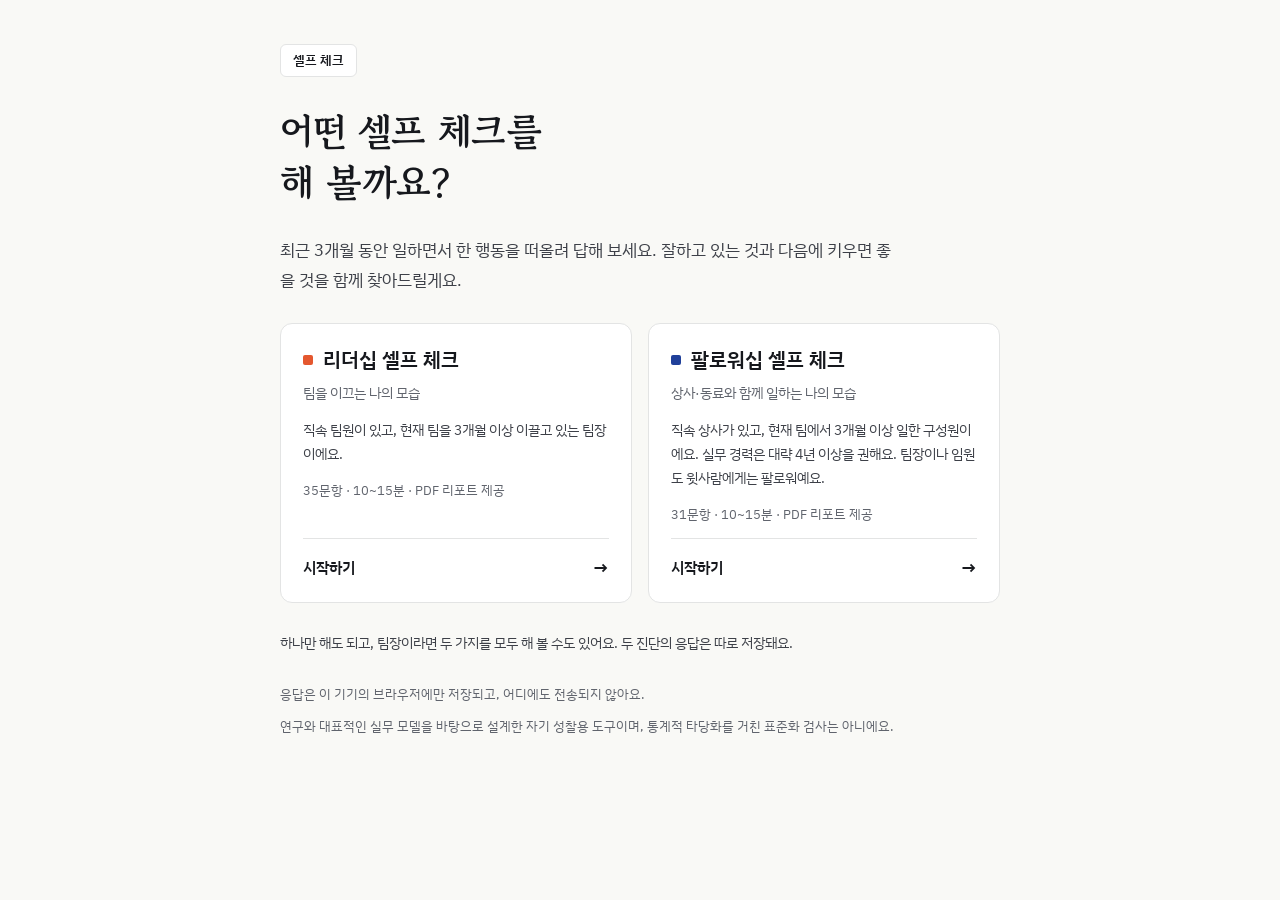
<file: Index.html>
<!DOCTYPE html>
<html lang="ko">
<head>
<meta charset="utf-8">
<meta name="viewport" content="width=device-width, initial-scale=1, viewport-fit=cover">
<title>셀프 체크 · 리더십과 팔로워십</title>
<link rel="preconnect" href="https://fonts.googleapis.com">
<link rel="preconnect" href="https://fonts.gstatic.com" crossorigin>
<link href="https://fonts.googleapis.com/css2?family=Gowun+Batang:wght@700&family=IBM+Plex+Sans+KR:wght@400;500;600;700&display=swap" rel="stylesheet">
<style>
:root{
  --bg:#F9F9F6; --surface:#FFFFFF; --ink:#16181D; --body:#3D4048; --muted:#60646D; --line:#E3E4E4; --chip:#EEEEEC;
  --lead:#E4572E; --follow:#20409A;
  color-scheme:light;
  box-sizing:border-box;
  padding-top:env(safe-area-inset-top,0px);
  padding-bottom:env(safe-area-inset-bottom,0px);
}
@media (prefers-color-scheme: dark){
  :root{
    --bg:#111214; --surface:#1A1B1E; --ink:#F1F1EF; --body:#CFD0D2; --muted:#9A9CA2; --line:#2B2C30; --chip:#232427;
    --lead:#F07A52; --follow:#8EA3F2;
    color-scheme:dark;
  }
}
*,*::before,*::after{box-sizing:border-box}
html{-webkit-text-size-adjust:100%}
body{margin:0;background:var(--bg);color:var(--body);font-family:'IBM Plex Sans KR','Apple SD Gothic Neo','Malgun Gothic',system-ui,sans-serif;line-height:1.6;-webkit-font-smoothing:antialiased}
main{max-width:760px;margin:0 auto;padding:44px 20px 56px;display:flex;flex-direction:column;gap:28px}
.chip{align-self:flex-start;background:var(--surface);border:1px solid var(--line);border-radius:6px;padding:5px 12px;font-size:13px;font-weight:600;color:var(--ink)}
h1{margin:0;font-family:'Gowun Batang','Nanum Myeongjo',serif;font-weight:700;font-size:clamp(28px,6vw,38px);line-height:1.35;color:var(--ink);letter-spacing:-.01em}
.lead{margin:0;font-size:17px;line-height:1.75;color:var(--body);max-width:36em}
.cards{display:grid;grid-template-columns:repeat(auto-fit,minmax(min(100%,300px),1fr));gap:16px}
a.pick{display:flex;flex-direction:column;gap:14px;background:var(--surface);border:1px solid var(--line);border-radius:12px;padding:22px 22px 20px;color:inherit;text-decoration:none;transition:border-color .15s}
a.pick:hover{border-color:var(--ink)}
a.pick:focus-visible{outline:2px solid var(--ink);outline-offset:3px}
.pick .name{display:flex;align-items:center;gap:10px}
.pick .sw{width:10px;height:10px;border-radius:2px;background:var(--c);flex:0 0 auto}
.pick h2{margin:0;font-size:20px;font-weight:600;color:var(--ink);line-height:1.4}
.pick .sub{margin:-6px 0 0;font-size:14px;color:var(--muted)}
.pick .who{margin:0;font-size:14px;line-height:1.7;color:var(--body)}
.pick .facts{margin:0;font-size:13px;color:var(--muted)}
.pick .state{display:none;flex-direction:column;gap:6px;font-size:13px;color:var(--body)}
.pick .state.on{display:flex}
.pick .bar{height:4px;background:var(--chip);border-radius:2px;overflow:hidden}
.pick .bar i{display:block;height:100%;background:var(--c);width:0}
.pick .go{margin-top:auto;display:flex;justify-content:space-between;align-items:center;border-top:1px solid var(--line);padding-top:14px;font-size:15px;font-weight:600;color:var(--ink)}
.pick .go span:last-child{font-size:18px}
.note{margin:0;font-size:14px;line-height:1.7;color:var(--body)}
.small{margin:0;font-size:13px;line-height:1.7;color:var(--muted)}
.small + .small{margin-top:-18px}
</style>
</head>
<body>
<main>
  <span class="chip">셀프 체크</span>
  <h1>어떤 셀프 체크를<br>해 볼까요?</h1>
  <p class="lead">최근 3개월 동안 일하면서 한 행동을 떠올려 답해 보세요. 잘하고 있는 것과 다음에 키우면 좋을 것을 함께 찾아드릴게요.</p>

  <div class="cards">
    <a class="pick" id="pick-leader" href="leader.html" style="--c:var(--lead)">
      <div class="name"><span class="sw" aria-hidden="true"></span><h2>리더십 셀프 체크</h2></div>
      <p class="sub">팀을 이끄는 나의 모습</p>
      <p class="who">직속 팀원이 있고, 현재 팀을 3개월 이상 이끌고 있는 팀장이에요.</p>
      <p class="facts"><span class="n">35</span>문항 · 10~15분 · PDF 리포트 제공</p>
      <div class="state" aria-live="polite"><span class="st"></span><div class="bar" aria-hidden="true"><i></i></div></div>
      <div class="go"><span class="gl">시작하기</span><span aria-hidden="true">→</span></div>
    </a>
    <a class="pick" id="pick-follower" href="follower.html" style="--c:var(--follow)">
      <div class="name"><span class="sw" aria-hidden="true"></span><h2>팔로워십 셀프 체크</h2></div>
      <p class="sub">상사·동료와 함께 일하는 나의 모습</p>
      <p class="who">직속 상사가 있고, 현재 팀에서 3개월 이상 일한 구성원이에요. 실무 경력은 대략 4년 이상을 권해요. 팀장이나 임원도 윗사람에게는 팔로워예요.</p>
      <p class="facts"><span class="n">31</span>문항 · 10~15분 · PDF 리포트 제공</p>
      <div class="state" aria-live="polite"><span class="st"></span><div class="bar" aria-hidden="true"><i></i></div></div>
      <div class="go"><span class="gl">시작하기</span><span aria-hidden="true">→</span></div>
    </a>
  </div>

  <p class="note">하나만 해도 되고, 팀장이라면 두 가지를 모두 해 볼 수도 있어요. 두 진단의 응답은 따로 저장돼요.</p>
  <p class="small">응답은 이 기기의 브라우저에만 저장되고, 어디에도 전송되지 않아요.</p>
  <p class="small">연구와 대표적인 실무 모델을 바탕으로 설계한 자기 성찰용 도구이며, 통계적 타당화를 거친 표준화 검사는 아니에요.</p>
</main>
<script>
// 문항 수가 바뀌면 total을 고쳐 주세요(각 진단이 저장한 값이 있으면 그 값을 우선 써요).
const CARDS = [
  { id: 'leader',   key: 'leader-diag-v1',   file: 'leader.html',   total: 35 },
  { id: 'follower', key: 'follower-diag-v1', file: 'follower.html', total: 31 }
];
function readState(c){
  let answered = 0, total = c.total;
  try {
    const meta = JSON.parse(localStorage.getItem(c.key + ':meta') || 'null');
    if (meta && meta.answered) { answered = meta.answered; total = meta.total || total; }
    else {
      const raw = localStorage.getItem(c.key);
      if (raw) answered = Object.keys(JSON.parse(raw) || {}).length;
    }
  } catch (e) {}
  return { answered, total };
}
CARDS.forEach(c => {
  const el = document.getElementById('pick-' + c.id);
  const { answered, total } = readState(c);
  el.querySelector('.n').textContent = total;
  if (answered > 0) {
    const done = answered >= total;
    el.href = c.file + '#resume';
    el.querySelector('.gl').textContent = done ? '결과 보기' : '이어서 하기';
    const st = el.querySelector('.state'); st.classList.add('on');
    el.querySelector('.st').textContent = done ? '응답을 마쳤어요' : `답한 문항 ${answered}/${total}`;
    el.querySelector('.bar i').style.width = Math.min(100, Math.round(answered / total * 100)) + '%';
  }
});
</script>
</body>
</html>
</file>
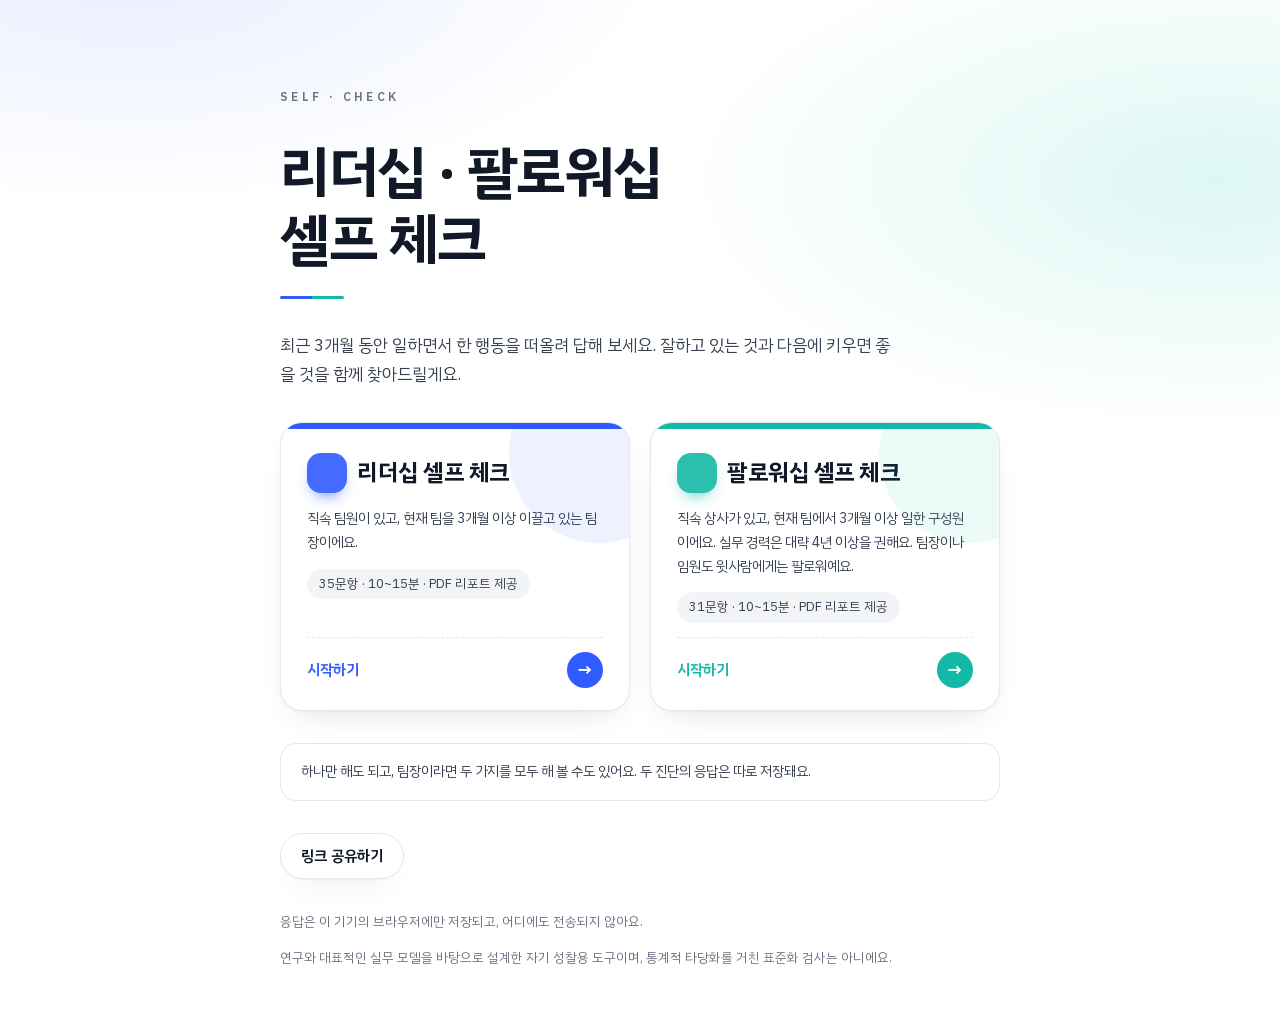
<file: index.html>
<!DOCTYPE html>
<html lang="ko">
<head>
<meta charset="utf-8">
<meta http-equiv="Content-Security-Policy" content="default-src 'none'; script-src 'self' 'unsafe-inline'; style-src 'self' 'unsafe-inline'; font-src 'self'; img-src 'self' data: blob:; connect-src 'none'; base-uri 'none'; form-action 'none'; object-src 'none'; frame-src 'none'; worker-src 'none'; manifest-src 'none'">
<meta name="referrer" content="no-referrer">
<meta name="viewport" content="width=device-width, initial-scale=1, viewport-fit=cover">
<title>셀프 체크 · 리더십과 팔로워십</title>
<meta name="description" content="최근 3개월 동안 일하면서 한 행동을 떠올려 답해 보세요. 리더십과 팔로워십 중에서 골라 잘하고 있는 것과 다음에 키우면 좋을 것을 찾아볼 수 있어요.">
<link rel="canonical" href="https://jjeonglee.github.io/self-check/">
<meta property="og:type" content="website">
<meta property="og:site_name" content="셀프 체크">
<meta property="og:locale" content="ko_KR">
<meta property="og:title" content="셀프 체크 · 리더십과 팔로워십">
<meta property="og:description" content="최근 3개월 동안 일하면서 한 행동을 떠올려 답해 보세요. 리더십과 팔로워십 중에서 골라 잘하고 있는 것과 다음에 키우면 좋을 것을 찾아볼 수 있어요.">
<meta property="og:url" content="https://jjeonglee.github.io/self-check/">
<meta property="og:image" content="https://jjeonglee.github.io/self-check/og-index.png">
<meta property="og:image:width" content="1200">
<meta property="og:image:height" content="630">
<meta property="og:image:alt" content="셀프 체크 시작 화면: 리더십과 팔로워십 중에서 고르기">
<meta name="twitter:card" content="summary_large_image">
<meta name="twitter:title" content="셀프 체크 · 리더십과 팔로워십">
<meta name="twitter:description" content="최근 3개월 동안 일하면서 한 행동을 떠올려 답해 보세요. 리더십과 팔로워십 중에서 골라 잘하고 있는 것과 다음에 키우면 좋을 것을 찾아볼 수 있어요.">
<meta name="twitter:image" content="https://jjeonglee.github.io/self-check/og-index.png">
<link rel="stylesheet" href="fonts/fonts.css">
<style>
:root{
  --bg:#F9F9F6; --surface:#FFFFFF; --ink:#16181D; --body:#3D4048; --muted:#60646D; --line:#E3E4E4; --chip:#EEEEEC;
  --lead:#E4572E; --follow:#20409A;
  color-scheme:light;
  box-sizing:border-box;
  padding-top:env(safe-area-inset-top,0px);
  padding-bottom:env(safe-area-inset-bottom,0px);
}
@media (prefers-color-scheme: dark){
  :root{
    --bg:#111214; --surface:#1A1B1E; --ink:#F1F1EF; --body:#CFD0D2; --muted:#9A9CA2; --line:#2B2C30; --chip:#232427;
    --lead:#F07A52; --follow:#8EA3F2;
    color-scheme:dark;
  }
}
*,*::before,*::after{box-sizing:border-box}
html{-webkit-text-size-adjust:100%}
body{margin:0;background:var(--bg);color:var(--body);font-family:'SelfCheck Sans KR','Apple SD Gothic Neo','Malgun Gothic',system-ui,sans-serif;line-height:1.6;-webkit-font-smoothing:antialiased}
main{max-width:760px;margin:0 auto;padding:64px 20px 56px;display:flex;flex-direction:column;gap:28px}
h1{margin:0;font-weight:800;font-size:clamp(30px,6.4vw,42px);line-height:1.25;color:var(--ink);letter-spacing:-.025em}
.lead{margin:0;font-size:17px;line-height:1.75;color:var(--body);max-width:36em}
.cards{display:grid;grid-template-columns:repeat(auto-fit,minmax(min(100%,300px),1fr));gap:16px}
a.pick{display:flex;flex-direction:column;gap:14px;background:var(--surface);border:1px solid var(--line);border-radius:12px;padding:22px 22px 20px;color:inherit;text-decoration:none;transition:border-color .15s}
a.pick:hover{border-color:var(--ink)}
a.pick:focus-visible{outline:2px solid var(--ink);outline-offset:3px}
.pick .name{display:flex;align-items:center;gap:10px}
.pick .sw{width:10px;height:10px;border-radius:2px;background:var(--c);flex:0 0 auto}
.pick h2{margin:0;font-size:20px;font-weight:600;color:var(--ink);line-height:1.4}
.pick .who{margin:0;font-size:14px;line-height:1.7;color:var(--body)}
.pick .facts{margin:0;font-size:13px;color:var(--muted)}
.pick .state{display:none;flex-direction:column;gap:6px;font-size:13px;color:var(--body)}
.pick .state.on{display:flex}
.pick .bar{height:4px;background:var(--chip);border-radius:2px;overflow:hidden}
.pick .bar i{display:block;height:100%;background:var(--c);width:0}
.pick .go{margin-top:auto;display:flex;justify-content:space-between;align-items:center;border-top:1px solid var(--line);padding-top:14px;font-size:15px;font-weight:600;color:var(--ink)}
.pick .go span:last-child{font-size:18px}
.note{margin:0;font-size:14px;line-height:1.7;color:var(--body)}
.small{margin:0;font-size:13px;line-height:1.7;color:var(--muted)}
.small + .small{margin-top:-18px}
.share{display:flex;align-items:center;gap:14px;flex-wrap:wrap}
.sharebtn{background:var(--surface);color:var(--ink);border:1px solid var(--ink);border-radius:6px;min-height:44px;padding:10px 20px;font:inherit;font-size:15px;font-weight:600;cursor:pointer}
.sharebtn:focus-visible{outline:2px solid var(--ink);outline-offset:3px}
.share .small{margin:0}

/* ===== v2 warm & calm theme ===== */
:root{--bg:#F5EFE4;--surface:#FFFCF6;--ink:#2F2620;--body:#4E433A;--muted:#7A6D61;--line:#E6DCCB;--chip:#EFE6D6;--lead:#B4532F;--follow:#2E6266;--lead-soft:#F6E0D3;--follow-soft:#DCEAE6;--shadow:0 1px 2px rgba(60,40,20,.05),0 14px 34px -18px rgba(60,40,20,.28)}
@media (prefers-color-scheme: dark){:root{--bg:#1D1915;--surface:#27211C;--ink:#F2EADF;--body:#D6CBBE;--muted:#A6998A;--line:#3A322A;--chip:#312A23;--lead:#E0875F;--follow:#7FB5B0;--lead-soft:#3E281E;--follow-soft:#1F3533;--shadow:0 14px 34px -18px rgba(0,0,0,.6)}}
body{background-image:radial-gradient(900px 420px at 10% -5%,var(--lead-soft),transparent 60%),radial-gradient(900px 420px at 95% 20%,var(--follow-soft),transparent 60%);background-attachment:fixed}
main{padding-top:88px;gap:32px}
main::before{content:"SELF · CHECK";font-size:12px;letter-spacing:.28em;color:var(--muted);font-weight:600}
h1{font-size:clamp(36px,8vw,56px);line-height:1.2}
h1::after{content:"";display:block;width:64px;height:3px;border-radius:2px;margin-top:22px;background:linear-gradient(90deg,var(--lead) 50%,var(--follow) 50%)}
.cards{gap:20px}
a.pick{position:relative;overflow:hidden;border-radius:22px;padding:30px 26px 22px;box-shadow:var(--shadow);transition:transform .2s,box-shadow .2s,border-color .2s}
a.pick::before{content:"";position:absolute;inset:0 0 auto;height:6px;background:var(--c)}
a.pick::after{content:"";position:absolute;right:-60px;top:-60px;width:180px;height:180px;border-radius:50%;background:var(--c);opacity:.08}
a.pick:hover{transform:translateY(-3px);border-color:var(--c)}
.pick .sw{width:40px;height:40px;border-radius:14px;opacity:.9;box-shadow:0 8px 16px -8px var(--c)}
.pick h2{font-weight:800;font-size:23px;letter-spacing:-.02em}
.pick .facts{display:inline-block;align-self:flex-start;background:var(--chip);padding:5px 12px;border-radius:999px;color:var(--body)}
.pick .bar{height:6px;border-radius:3px}
.pick .go{color:var(--c);border-top-style:dashed}
.pick .go span:last-child{display:inline-flex;width:36px;height:36px;border-radius:50%;align-items:center;justify-content:center;background:var(--c);color:var(--surface);transition:transform .2s}
a.pick:hover .go span:last-child{transform:translateX(4px)}
.note{background:var(--surface);border:1px solid var(--line);border-radius:16px;padding:16px 20px}
.sharebtn{border-radius:999px;border-color:var(--line);box-shadow:var(--shadow)}
@media (prefers-reduced-motion: reduce){a.pick,.pick .go span:last-child{transition:none}}
</style>
<style>:root{--bg:#FFFFFF;--surface:#FFFFFF;--ink:#111827;--body:#374151;--muted:#6B7280;--line:#E5E7EB;--chip:#F3F4F6;--lead:#2F5BFF;--follow:#14B8A6;--lead-soft:#E8EEFF;--follow-soft:#DDF7F3;--shadow:0 1px 2px rgba(17,24,39,.04),0 14px 34px -18px rgba(17,24,39,.18)}@media (prefers-color-scheme: dark){:root{--bg:#0B1020;--surface:#121829;--ink:#F3F4F6;--body:#D1D5DB;--muted:#9CA3AF;--line:#1F2937;--chip:#1A2236;--lead:#7C9BFF;--follow:#2DD4BF;--lead-soft:#1B2550;--follow-soft:#0E3330;--shadow:0 14px 34px -18px rgba(0,0,0,.6)}}</style>
</head>
<body>
<main>
  <h1>리더십 · 팔로워십<br>셀프 체크</h1>
  <p class="lead">최근 3개월 동안 일하면서 한 행동을 떠올려 답해 보세요. 잘하고 있는 것과 다음에 키우면 좋을 것을 함께 찾아드릴게요.</p>

  <div class="cards">
    <a class="pick" id="pick-leader" href="leader.html" style="--c:var(--lead)">
      <div class="name"><span class="sw" aria-hidden="true"></span><h2>리더십 셀프 체크</h2></div>
      <p class="who">직속 팀원이 있고, 현재 팀을 3개월 이상 이끌고 있는 팀장이에요.</p>
      <p class="facts"><span class="n">35</span>문항 · 10~15분 · PDF 리포트 제공</p>
      <div class="state" aria-live="polite"><span class="st"></span><div class="bar" aria-hidden="true"><i></i></div></div>
      <div class="go"><span class="gl">시작하기</span><span aria-hidden="true">→</span></div>
    </a>
    <a class="pick" id="pick-follower" href="follower.html" style="--c:var(--follow)">
      <div class="name"><span class="sw" aria-hidden="true"></span><h2>팔로워십 셀프 체크</h2></div>
      <p class="who">직속 상사가 있고, 현재 팀에서 3개월 이상 일한 구성원이에요. 실무 경력은 대략 4년 이상을 권해요. 팀장이나 임원도 윗사람에게는 팔로워예요.</p>
      <p class="facts"><span class="n">31</span>문항 · 10~15분 · PDF 리포트 제공</p>
      <div class="state" aria-live="polite"><span class="st"></span><div class="bar" aria-hidden="true"><i></i></div></div>
      <div class="go"><span class="gl">시작하기</span><span aria-hidden="true">→</span></div>
    </a>
  </div>

  <p class="note">하나만 해도 되고, 팀장이라면 두 가지를 모두 해 볼 수도 있어요. 두 진단의 응답은 따로 저장돼요.</p>
  <div class="share"><button class="sharebtn" id="shareBtn" type="button">링크 공유하기</button><span class="small" id="shareStatus" role="status"></span></div>
  <p class="small">응답은 이 기기의 브라우저에만 저장되고, 어디에도 전송되지 않아요.</p>
  <p class="small">연구와 대표적인 실무 모델을 바탕으로 설계한 자기 성찰용 도구이며, 통계적 타당화를 거친 표준화 검사는 아니에요.</p>
</main>
<script>
// 문항 수가 바뀌면 total을 고쳐 주세요(각 진단이 저장한 값이 있으면 그 값을 우선 써요).
const CARDS = [
  { id: 'leader',   key: 'leader-diag-v1',   file: 'leader.html',   total: 35 },
  { id: 'follower', key: 'follower-diag-v1', file: 'follower.html', total: 31 }
];
function countOr(v, d){ const n = Number(v); return Number.isInteger(n) && n >= 0 && n <= 1000 ? n : d; }
function readState(c){
  let answered = 0, total = c.total;
  try {
    const meta = JSON.parse(localStorage.getItem(c.key + ':meta') || 'null');
    if (meta && meta.answered) { answered = countOr(meta.answered, 0); total = countOr(meta.total, total) || total; }
    else {
      const raw = localStorage.getItem(c.key);
      if (raw) answered = Object.keys(JSON.parse(raw) || {}).length;
    }
  } catch (e) {}
  return { answered, total };
}
CARDS.forEach(c => {
  const el = document.getElementById('pick-' + c.id);
  const { answered, total } = readState(c);
  el.querySelector('.n').textContent = total;
  if (answered > 0) {
    const done = answered >= total;
    el.href = c.file + '#resume';
    el.querySelector('.gl').textContent = done ? '결과 보기' : '이어서 하기';
    const st = el.querySelector('.state'); st.classList.add('on');
    el.querySelector('.st').textContent = done ? '응답을 마쳤어요' : `답한 문항 ${answered}/${total}`;
    el.querySelector('.bar i').style.width = Math.min(100, Math.round(answered / total * 100)) + '%';
  }
});
async function shareLink(status, title, text){
  const url = location.href.split('#')[0].split('?')[0];
  status.textContent = '';
  if (navigator.share) {
    try { await navigator.share({ title, text, url }); return; }
    catch (e) { if (e && e.name === 'AbortError') return; }
  }
  try { await navigator.clipboard.writeText(url); status.textContent = '주소를 복사했어요. 붙여 넣어 보내 주세요.'; }
  catch (e) {
    const ta = document.createElement('textarea'); ta.value = url; ta.style.position = 'fixed'; ta.style.opacity = '0';
    document.body.appendChild(ta); ta.select();
    try { document.execCommand('copy'); status.textContent = '주소를 복사했어요. 붙여 넣어 보내 주세요.'; }
    catch (e2) { status.textContent = '주소를 복사하지 못했어요. 주소창의 주소를 직접 복사해 주세요.'; }
    ta.remove();
  }
}
document.getElementById('shareBtn').addEventListener('click', () => shareLink(document.getElementById('shareStatus'), '셀프 체크 · 리더십과 팔로워십', '최근 3개월 동안 한 행동을 떠올려 답하면, 잘하고 있는 것과 다음에 키우면 좋을 것을 찾을 수 있어요.'));
</script>
</body>
</html>
</file>
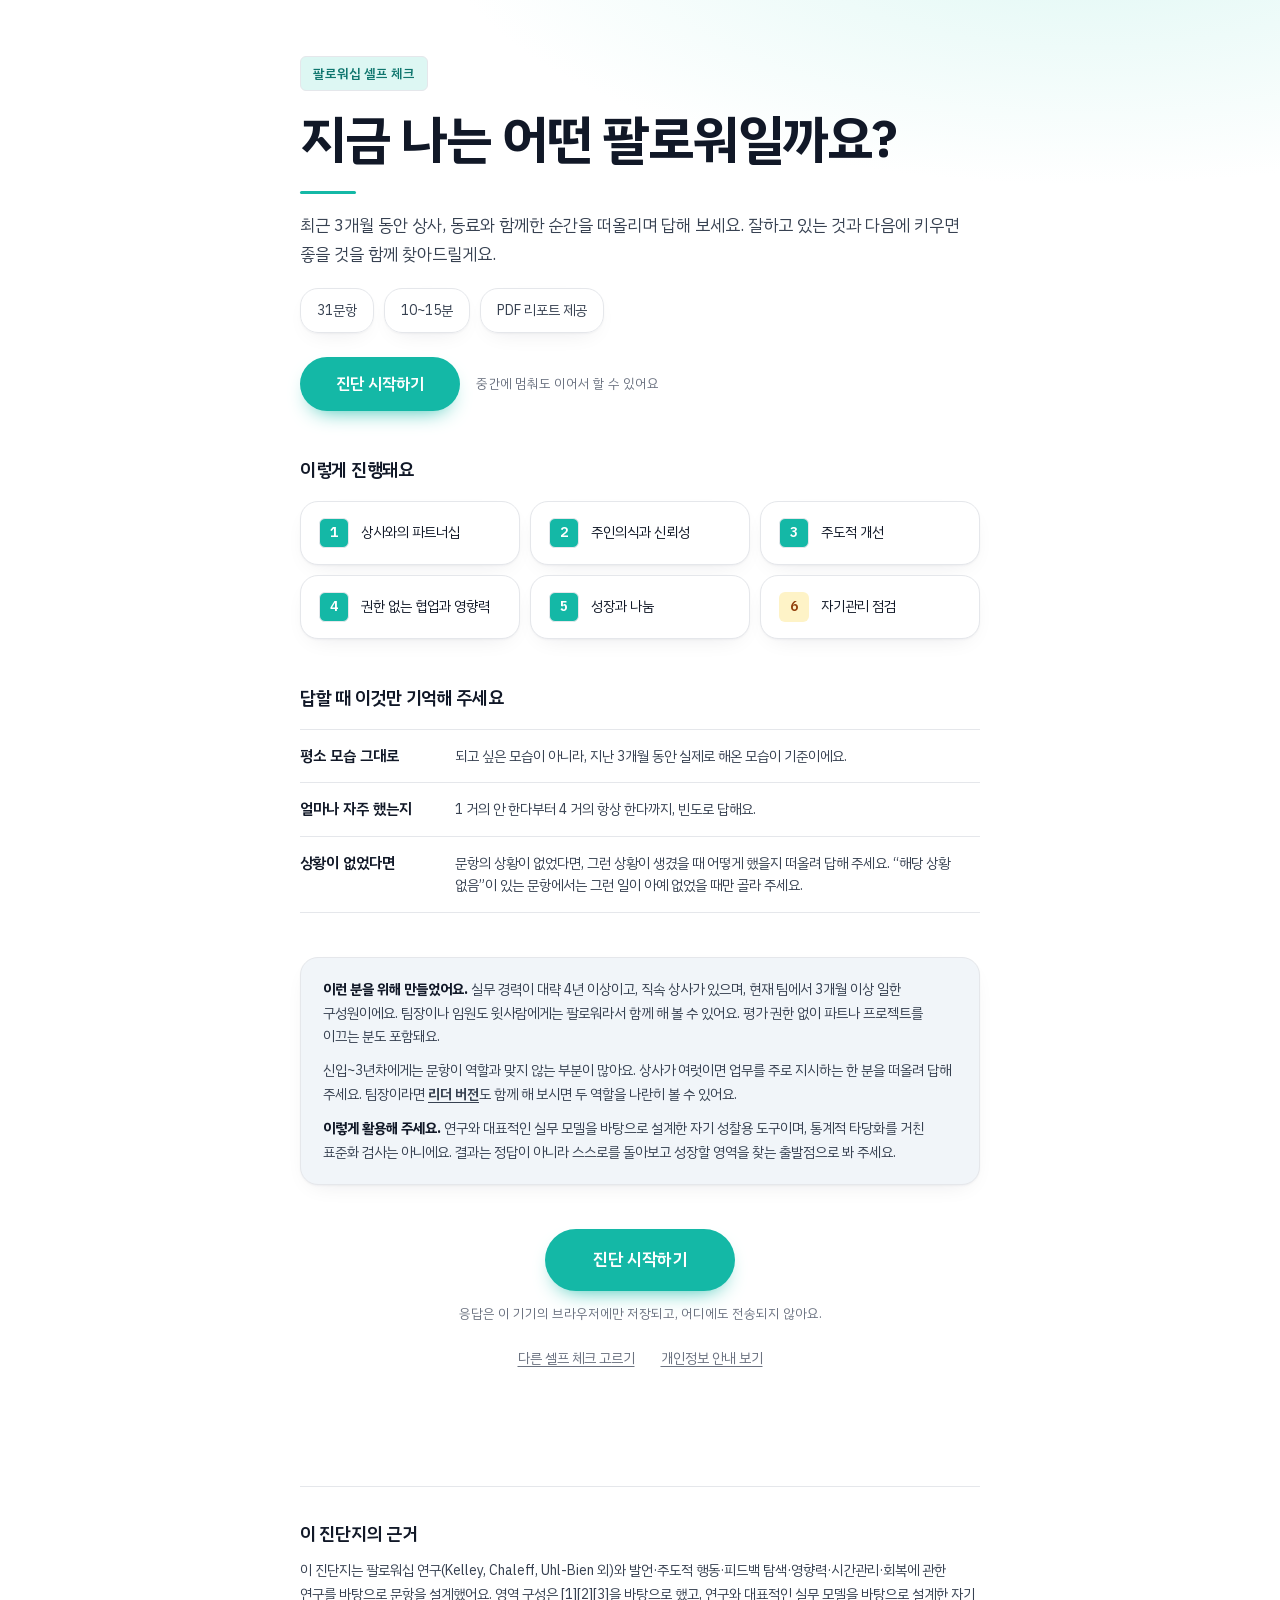
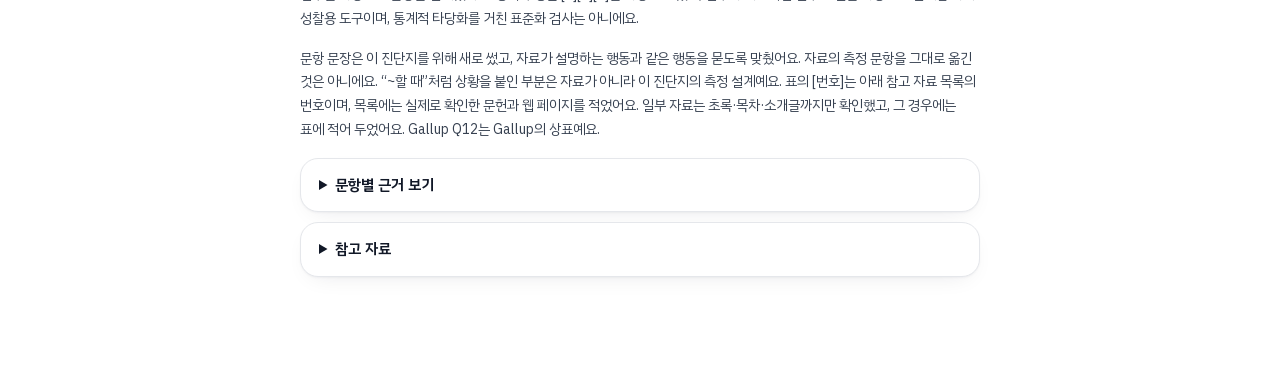
<file: follower.html>
<!DOCTYPE html>
<html lang="ko">
<head>
<meta charset="utf-8">
<meta http-equiv="Content-Security-Policy" content="default-src 'none'; script-src 'self' 'unsafe-inline'; style-src 'self' 'unsafe-inline'; font-src 'self'; img-src 'self' data: blob:; connect-src 'none'; base-uri 'none'; form-action 'none'; object-src 'none'; frame-src 'none'; worker-src 'none'; manifest-src 'none'">
<meta name="referrer" content="no-referrer">
<meta name="viewport" content="width=device-width, initial-scale=1, viewport-fit=cover">
<title>팔로워십 셀프 체크 · 팔로워십 역량 자기진단</title>
<meta name="description" content="직속 상사가 있는 구성원을 위한 31문항 자기진단이에요. 최근 3개월 동안 한 행동을 떠올려 답하면 잘하고 있는 것과 다음에 키우면 좋을 것을 찾을 수 있어요.">
<link rel="canonical" href="https://jjeonglee.github.io/self-check/follower.html">
<meta property="og:type" content="website">
<meta property="og:site_name" content="셀프 체크">
<meta property="og:locale" content="ko_KR">
<meta property="og:title" content="팔로워십 셀프 체크">
<meta property="og:description" content="직속 상사가 있는 구성원을 위한 31문항 자기진단이에요. 최근 3개월 동안 한 행동을 떠올려 답하면 잘하고 있는 것과 다음에 키우면 좋을 것을 찾을 수 있어요.">
<meta property="og:url" content="https://jjeonglee.github.io/self-check/follower.html">
<meta property="og:image" content="https://jjeonglee.github.io/self-check/og-follower.png">
<meta property="og:image:width" content="1200">
<meta property="og:image:height" content="630">
<meta property="og:image:alt" content="팔로워십 셀프 체크">
<meta name="twitter:card" content="summary_large_image">
<meta name="twitter:title" content="팔로워십 셀프 체크">
<meta name="twitter:description" content="직속 상사가 있는 구성원을 위한 31문항 자기진단이에요. 최근 3개월 동안 한 행동을 떠올려 답하면 잘하고 있는 것과 다음에 키우면 좋을 것을 찾을 수 있어요.">
<meta name="twitter:image" content="https://jjeonglee.github.io/self-check/og-follower.png">
<link rel="stylesheet" href="fonts/fonts.css">
<style>
:root{
  --bg:#F2F0EB; --surface:#FFFFFF; --ink:#4A4642; --body:#5C5853; --muted:#6B665F; --line:#E0DDD6;
  --chip:#ECEAE5; --opt:#F7F6F3; --panel:#E9E6E0;
  --primary:#4A4642; --primary-ink:#FFFFFF; --primary-soft:#E6E4DF; --primary-hover:#36322E;
  --good:#4A4642; --good-soft:#E6E4DF; --good-ink:#4A4642;
  --mid:#8F8A80; --mid-soft:#ECEAE5; --mid-ink:#57534B; --mid-bar:#ADA89F;
  --low:#E4572E; --low-soft:#FBE2D8; --low-ink:#9C3415; --low-bg:#FDF1EC;
  color-scheme:light;
  box-sizing:border-box;
  padding-top:env(safe-area-inset-top,0px);
  padding-bottom:env(safe-area-inset-bottom,0px);
}
@media (prefers-color-scheme: dark){
  :root:not([data-theme="light"]){
    --bg:#1C1B19; --surface:#262421; --ink:#EDE9E3; --body:#CFC9C0; --muted:#A8A198; --line:#3A3733;
    --chip:#302E2A; --opt:#2C2A27; --panel:#2A2825;
    --primary:#EDE9E3; --primary-ink:#1C1B19; --primary-soft:#33312D; --primary-hover:#FFFFFF;
    --good:#EDE9E3; --good-soft:#33312D; --good-ink:#EDE9E3;
    --mid:#A8A198; --mid-soft:#2F2D29; --mid-ink:#CFC9C0; --mid-bar:#77716A;
    --low:#F07A52; --low-soft:#3D2620; --low-ink:#F4A487; --low-bg:#2E211C;
    color-scheme:dark;
  }
}
:root[data-theme="dark"]{
  --bg:#1C1B19; --surface:#262421; --ink:#EDE9E3; --body:#CFC9C0; --muted:#A8A198; --line:#3A3733;
  --chip:#302E2A; --opt:#2C2A27; --panel:#2A2825;
  --primary:#EDE9E3; --primary-ink:#1C1B19; --primary-soft:#33312D; --primary-hover:#FFFFFF;
  --good:#EDE9E3; --good-soft:#33312D; --good-ink:#EDE9E3;
  --mid:#A8A198; --mid-soft:#2F2D29; --mid-ink:#CFC9C0; --mid-bar:#77716A;
  --low:#F07A52; --low-soft:#3D2620; --low-ink:#F4A487; --low-bg:#2E211C;
  color-scheme:dark;
}
*,*::before,*::after{box-sizing:inherit}
[hidden]{display:none!important}
html{scroll-padding-top:calc(env(safe-area-inset-top,0px) + 96px)}
body{margin:0;background:var(--bg);color:var(--ink);
  font-family:'SelfCheck Sans KR','Apple SD Gothic Neo','Malgun Gothic',system-ui,sans-serif;
  line-height:1.65;word-break:keep-all;-webkit-text-size-adjust:100%}
body::before{content:"";position:fixed;inset:0 0 auto;height:env(safe-area-inset-top,0px);z-index:10;background:var(--surface)}
button{font:inherit}
.serif{font-family:inherit;font-weight:800;letter-spacing:-.02em}
.wrap{max-width:720px;margin:0 auto;padding:0 20px}
main{padding:56px 0 96px}

/* progress bar */
.bar{position:sticky;top:env(safe-area-inset-top,0px);z-index:5;background:var(--surface);border-bottom:1px solid var(--line)}
.bar .wrap{padding-top:14px;padding-bottom:14px;display:flex;flex-direction:column;gap:10px}
.bar-top{display:flex;justify-content:space-between;gap:12px;font-size:13px;color:var(--muted);flex-wrap:wrap}
.bar-top b{color:var(--low-ink);font-weight:600}
.segs{display:grid;grid-template-columns:repeat(6,minmax(0,1fr));gap:6px}
.segs span{height:6px;border-radius:3px;background:var(--line);transition:background .2s}
.segs span.done{background:var(--primary)}
.segs span.cur{background:var(--low)}

/* shared */
.chip{display:inline-block;font-size:13px;font-weight:600;color:var(--ink);background:var(--primary-soft);padding:6px 12px;border-radius:999px}
.btn{display:inline-flex;align-items:center;justify-content:center;gap:8px;border-radius:999px;font-size:16px;font-weight:600;cursor:pointer;min-height:48px;text-decoration:none;transition:background .15s,border-color .15s}
.btn-primary{background:var(--primary);color:var(--primary-ink);border:0;padding:14px 36px}
.btn-primary:hover{background:var(--primary-hover)}
.btn-primary:disabled{opacity:.6;cursor:progress}
.btn-big{padding:17px 48px;font-size:17px}
.btn-ghost{background:var(--surface);color:var(--ink);border:1px solid var(--line);padding:12px 28px}
.btn-ghost:hover{border-color:var(--mid)}
.btn-small{min-height:40px;padding:8px 18px;font-size:14px;font-weight:500}
.link{background:none;border:0;padding:6px 4px;min-height:44px;display:inline-flex;align-items:center;color:var(--muted);text-decoration:underline;text-underline-offset:3px;cursor:pointer;font-size:14px}
button,label,a{-webkit-tap-highlight-color:transparent}
.btn:focus-visible,.link:focus-visible,summary:focus-visible{outline:2px solid var(--low);outline-offset:3px}
.card{background:var(--surface);border-radius:20px;padding:24px}
h1:focus,h2:focus{outline:none}

/* intro */
.intro{display:flex;flex-direction:column;gap:44px}
.hero-intro{display:flex;flex-direction:column;gap:18px;align-items:flex-start}
.hero-intro h1{margin:0;font-size:clamp(32px,6.4vw,44px);line-height:1.3}
.lead{margin:0;font-size:17px;line-height:1.7;color:var(--body)}
.facts{display:flex;gap:10px;flex-wrap:wrap}
.facts > span{display:flex;align-items:center;gap:8px;background:var(--surface);border:1px solid var(--line);border-radius:12px;padding:10px 14px;font-size:14px}
.facts svg{flex:0 0 auto}
.sec{display:flex;flex-direction:column;gap:16px}
.sec h2{margin:0;font-size:18px;font-weight:600}
.grid3{display:grid;grid-template-columns:repeat(3,minmax(0,1fr));gap:10px}
.stepcard{background:var(--surface);border-radius:16px;padding:16px 18px;display:flex;gap:12px;align-items:center;font-size:14px;line-height:1.4}
.num{width:30px;height:30px;border-radius:50%;background:var(--primary-soft);color:var(--ink);font-weight:600;font-size:14px;display:flex;align-items:center;justify-content:center;flex:0 0 auto}
.num.alt{background:var(--low-soft);color:var(--low-ink)}
.tip{background:var(--surface);border-radius:16px;padding:20px;display:flex;flex-direction:column;gap:8px}
.tip b{font-size:15px;font-weight:600}
.tip span{font-size:14px;line-height:1.6;color:var(--body)}
.audience{background:var(--panel);border-radius:16px;padding:20px 22px;display:flex;flex-direction:column;gap:10px;font-size:14px;line-height:1.7;color:var(--body)}
.audience p{margin:0}
.audience b{color:var(--ink)}
.topcta{display:flex;align-items:center;gap:16px;flex-wrap:wrap;padding-top:6px}
.topcta span{font-size:13px;color:var(--muted)}
.cta{display:flex;flex-direction:column;align-items:center;gap:12px;text-align:center}
.cta .note{font-size:13px;color:var(--muted);margin:0}
.tools{display:flex;gap:18px;justify-content:center;flex-wrap:wrap}

/* question pages */
section.domain{display:flex;flex-direction:column;gap:28px}
.dhead{display:flex;gap:18px;align-items:flex-start}
.dnum{width:52px;height:52px;border-radius:16px;background:var(--primary-soft);color:var(--ink);font-size:24px;font-weight:800;display:flex;align-items:center;justify-content:center;flex:0 0 auto}
.dnum.alt{background:var(--low-soft);color:var(--low-ink)}
.dtitle{margin:0 0 6px;font-size:clamp(26px,5vw,30px);line-height:1.3}
.ddesc{margin:0;font-size:15px;line-height:1.7;color:var(--body)}
.dmeta{margin:6px 0 0;font-size:13px;color:var(--muted)}
h3.sub{margin:8px 0 -14px;font-size:14px;font-weight:600;color:var(--muted);letter-spacing:.02em}
.items{display:flex;flex-direction:column;gap:12px}
div.item{border:1.5px solid transparent;background:var(--surface);border-radius:18px;margin:0;padding:22px 24px;min-width:0;display:flex;flex-direction:column;gap:16px;transition:border-color .2s}
div.item.missing{border-color:var(--low)}
.qline{width:100%;padding:0;display:flex;gap:12px;font-size:16px;line-height:1.6;font-weight:500;margin:0}
.code{font-size:12px;color:var(--muted);background:var(--chip);border-radius:6px;padding:0 8px;height:22px;line-height:22px;flex:0 0 auto;margin-top:2px;font-variant-numeric:tabular-nums}
.opts{display:grid;grid-template-columns:repeat(4,minmax(0,1fr));gap:8px}
.opt{position:relative;display:block}
.opt input{position:absolute;opacity:0;width:1px;height:1px;margin:0}
.opt span{display:flex;flex-direction:column;align-items:center;justify-content:center;gap:2px;height:100%;min-height:64px;text-align:center;padding:10px 4px;border:1px solid var(--line);border-radius:14px;background:var(--opt);color:var(--body);font-size:13px;line-height:1.3;cursor:pointer;user-select:none;transition:background .15s,border-color .15s}
.opt span b{font-size:18px;font-weight:600;color:var(--ink)}
.scale{display:flex;flex-direction:column;gap:6px}
.ends,.picked{display:none}
.ends{justify-content:space-between;font-size:12px;color:var(--muted)}
.picked{margin:0;font-size:12px;color:var(--muted);text-align:center;min-height:18px}
.opt span:hover{border-color:var(--mid)}
.opt input:checked + span{background:var(--primary);border-color:var(--primary);color:var(--primary-ink)}
.opt input:checked + span b{color:inherit}
.opt input:focus-visible + span{outline:2px solid var(--low);outline-offset:2px}
.opt.na{align-self:flex-start}
.opt.na span{min-height:44px;flex-direction:row;padding:7px 14px;border:1px dashed var(--mid);background:transparent;border-radius:999px;color:var(--muted)}
.opt.na input:checked + span{border-style:solid;background:var(--mid);border-color:var(--mid);color:var(--primary-ink)}
.miss-msg{display:none;margin:0;font-size:13px;color:var(--low-ink)}
div.item.missing .miss-msg{display:block}
.pager{display:flex;justify-content:space-between;gap:12px;margin-top:36px}
.notice{margin:14px 0 0;color:var(--low-ink);font-size:14px;min-height:1.4em;text-align:center}

/* results */
#results{display:flex;flex-direction:column;gap:40px}
.rhead{display:flex;flex-direction:column;gap:14px;align-items:flex-start}
.rdate{font-size:13px;color:var(--muted);padding-top:6px}
.rhead h1{margin:0;font-size:clamp(28px,5.6vw,38px);line-height:1.35}
.hero{display:grid;grid-template-columns:repeat(2,minmax(0,1fr));gap:12px}
.hcard{border-radius:20px;padding:24px;display:flex;flex-direction:column;gap:8px}
.hcard.good{background:var(--primary);color:var(--primary-ink)}
.hcard.good p{color:inherit;opacity:.88}
.hcard.low{background:var(--low-soft)}
.hlabel{font-size:13px;font-weight:600}
.hcard.good .hlabel,.hcard.good .hscore{color:inherit;opacity:.8}
.hcard.low .hlabel,.hcard.low .hscore{color:var(--low-ink)}
.hname{font-weight:800;font-size:24px;line-height:1.35;letter-spacing:-.02em}
.hscore{font-size:14px}
.hcard p{margin:0;font-size:14px;line-height:1.6;color:var(--body)}
.chart h2,.lows h2,.duo h2{margin:0;font-size:18px;font-weight:600}
.chart{display:flex;flex-direction:column;gap:4px;padding:28px 28px 14px}
.chart h2{margin-bottom:12px}
.crow{display:grid;grid-template-columns:220px minmax(0,1fr) 120px;gap:16px;align-items:center;padding:14px 0;border-top:1px solid var(--line)}
.crow.legend{border-top:0;padding:0 0 6px}
.cname{font-size:15px;font-weight:500;display:flex;flex-direction:column;gap:2px}
.cname small{font-size:12px;font-weight:400;color:var(--muted);line-height:1.4}
.cname small.warn{color:var(--low-ink)}
.zones{display:flex;height:28px;border-radius:10px;overflow:hidden;font-size:12px;font-weight:600}
.zones span{display:flex;align-items:center;justify-content:center;white-space:nowrap;overflow:hidden}
.zones .low{background:var(--low-soft);color:var(--low-ink)}
.zones .mid{background:var(--mid-soft);color:var(--mid-ink)}
.zones .good{background:var(--good);color:var(--primary-ink)}
.ctrack{position:relative;height:12px;border-radius:6px;background:var(--chip);margin:0 9px}
.crow.legend .zones{margin:0 9px}
.cfill{position:absolute;left:-9px;top:0;bottom:0;border-radius:6px;transition:width .3s}
@media (min-width:641px){.cname small{white-space:nowrap}}
.cdot{position:absolute;top:50%;width:18px;height:18px;margin:-9px 0 0 -9px;border-radius:50%;background:var(--surface);border:4px solid}
.cfill.good{background:var(--good)} .cdot.good{border-color:var(--good)}
.cfill.mid{background:var(--mid-bar)} .cdot.mid{border-color:var(--mid-bar)}
.cfill.low{background:var(--low)} .cdot.low{border-color:var(--low)}
.cval{display:flex;justify-content:flex-end;align-items:center;gap:8px}
.cval b{font-size:17px;font-variant-numeric:tabular-nums}
.badge{font-size:12px;font-weight:600;padding:3px 9px;border-radius:999px;white-space:nowrap}
.badge.good{background:var(--good);color:var(--primary-ink)}
.badge.mid{background:var(--mid-soft);color:var(--mid-ink)}
.badge.low{background:var(--low-soft);color:var(--low-ink)}
.lows{display:flex;flex-direction:column;gap:14px;padding:28px}
.lows .hint,.duo .hint{margin:4px 0 0;font-size:14px;color:var(--muted);line-height:1.6}
.lgroup{background:var(--low-bg);border-radius:16px;padding:6px 18px}
.lghead{display:flex;justify-content:space-between;align-items:baseline;gap:12px;padding:12px 0 8px;color:var(--low-ink)}
.lghead b{font-size:15px;font-weight:600}
.lghead span{font-size:13px}
.litem{display:grid;grid-template-columns:40px minmax(0,1fr) 40px;gap:12px;align-items:start;padding:12px 0;border-top:1px solid var(--low-soft)}
.litem .c{font-size:12px;color:var(--muted);padding-top:3px;font-variant-numeric:tabular-nums}
.litem .d{display:block;font-size:12px;color:var(--low-ink);font-weight:600}
.litem .t{font-size:15px;line-height:1.55}
.litem .p{font-size:15px;font-weight:700;color:var(--low-ink);text-align:right}
.empty{margin:0;font-size:14px;color:var(--muted)}
.duo{display:grid;grid-template-columns:repeat(2,minmax(0,1fr));gap:12px}
.duo .card{display:flex;flex-direction:column;gap:8px}
.duo .lbl{font-size:13px;font-weight:600;color:var(--muted)}
.duo .big{display:flex;align-items:baseline;gap:8px}
.duo .big b{font-weight:800;font-size:30px}
.duo p{margin:0;font-size:14px;line-height:1.6;color:var(--body)}
.mini{list-style:none;margin:6px 0 0;padding:0;display:flex;flex-direction:column;gap:6px}
.mini li{display:grid;grid-template-columns:36px minmax(0,1fr) 28px;gap:8px;font-size:13px;line-height:1.5;color:var(--body)}
.mini li .c{color:var(--muted)}
.mini li .p{text-align:right;font-weight:600;color:var(--ink)}
.rcta{display:flex;flex-direction:column;align-items:center;gap:12px;text-align:center;padding-top:8px}
.rcta p{margin:0;font-size:15px;color:var(--body)}
.pdfstatus{font-size:14px;color:var(--muted);min-height:1.4em}

/* refs */
.recs{display:flex;flex-direction:column;gap:18px;padding:28px}
.recs h2{margin:0;font-size:18px;font-weight:600}
.recs .hint{margin:4px 0 0;font-size:14px;color:var(--muted);line-height:1.6}
.rstep{border-top:1px solid var(--line);padding-top:18px;display:flex;flex-direction:column;gap:12px}
.rstep.first{border-top:0;padding-top:0}
.rshead{display:flex;gap:12px;align-items:flex-start}
.rnum{width:30px;height:30px;border-radius:50%;background:var(--chip);color:var(--ink);font-weight:700;font-size:14px;display:flex;align-items:center;justify-content:center;flex:0 0 auto}
.rstep.first .rnum{background:var(--low);color:#FFFFFF}
.rshead b{display:block;font-size:16px;font-weight:600;line-height:1.4}
.rshead small{display:block;font-size:13px;color:var(--muted);margin-top:2px;line-height:1.5}
.rshead small.rwhy{color:var(--low-ink)}
.ropts{display:grid;grid-template-columns:repeat(2,minmax(0,1fr));gap:10px;padding-left:42px}
.ropts.one{grid-template-columns:minmax(0,1fr)}
.copt{background:var(--opt);border:1px solid var(--line);border-radius:14px;padding:14px 16px;display:flex;flex-direction:column;gap:4px}
.ctag{font-size:12px;font-weight:600;color:var(--muted)}
.cname{font-size:15px;font-weight:600;color:var(--ink);line-height:1.45}
a.cname{text-decoration:underline;text-underline-offset:3px;text-decoration-color:var(--mid)}
.cmeta{font-size:13px;color:var(--body);line-height:1.5}
.cbadge{align-self:flex-start;font-size:12px;font-weight:600;padding:2px 9px;border-radius:999px;background:var(--primary-soft);color:var(--ink);margin-top:4px}
.clink{font-size:13px;font-weight:600;color:var(--ink);text-decoration:underline;text-underline-offset:3px;text-decoration-color:var(--mid);margin-top:4px}
.rnote{margin:0;font-size:12px;color:var(--muted);line-height:1.6}
@media (max-width:640px){.ropts{grid-template-columns:minmax(0,1fr);padding-left:0}.recs{padding:22px 18px}}
.refs{margin-top:72px;padding-top:32px;border-top:1px solid var(--line)}
.refs h2{font-size:18px;margin:0 0 10px;font-weight:600}
.refs > p{color:var(--body);font-size:14px;margin:0 0 16px;line-height:1.7}
.refs details{margin:10px 0;background:var(--surface);border-radius:14px;padding:14px 18px}
.refs summary{cursor:pointer;font-weight:600;font-size:15px}
.tbl{overflow-x:auto;margin-top:10px}
.tbl table{border-collapse:collapse;width:100%;font-size:14px}
.tbl th,.tbl td{text-align:left;vertical-align:top;padding:9px 10px;border-top:1px solid var(--line)}
.tbl th{color:var(--muted);font-weight:600;border-top:0}
.tbl td.q{white-space:nowrap;font-variant-numeric:tabular-nums;color:var(--muted)}
.tbl td.k{font-size:12px;font-weight:600;color:var(--ink);min-width:5.5em}
@media (min-width:641px){.tbl table{min-width:640px}}
@media (max-width:640px){.tbl table{font-size:13px}.tbl th.dom,.tbl td.dom{display:none}.tbl th,.tbl td{padding:8px 6px}.tbl td.k{min-width:0;width:4.6em;font-size:11px;white-space:normal}}
.refs ol{margin:10px 0 0;padding-left:1.4em;font-size:13px;color:var(--body)}
.refs ol li{margin:6px 0;overflow-wrap:anywhere}
.privacy{margin-top:32px}
.privacy h2{font-size:18px;margin:0 0 10px;font-weight:600}
.privacy ul{margin:0;padding:16px 18px 16px 34px;background:var(--surface);border-radius:14px;font-size:14px;line-height:1.7;color:var(--body)}
.privacy li{margin:4px 0}
.tools a.link{text-decoration:underline}
.privacy-inline{width:100%;max-width:560px;text-align:left}
.privacy-inline ul{margin:4px 0 0;padding:16px 18px 16px 34px;background:var(--surface);border-radius:14px;font-size:14px;line-height:1.7;color:var(--body)}
.privacy-inline li{margin:4px 0}

@media (max-width:640px){
  main{padding:36px 0 72px}
  .grid3{grid-template-columns:repeat(2,minmax(0,1fr))}
  .tips{grid-template-columns:minmax(0,1fr)}
  .hero,.duo{grid-template-columns:minmax(0,1fr)}
  div.item{padding:18px 16px}
  .ends{display:flex}
  .picked{display:block}
  .opt span{min-height:52px;padding:6px 2px}
  .opt span b{font-size:19px}
  .opt span small{position:absolute;width:1px;height:1px;overflow:hidden;clip:rect(0 0 0 0);white-space:nowrap}
  .crow{grid-template-columns:minmax(0,1fr) auto;gap:8px 12px}
  .crow .cname{grid-column:1}
  .crow .cval{grid-column:2;grid-row:1}
  .crow .ctrack{grid-column:1 / -1}
  .crow.legend{grid-template-columns:minmax(0,1fr)}
  .crow.legend > div:empty{display:none}
  .chart,.lows{padding:22px 18px}
  .dhead{gap:14px}
  .dnum{width:44px;height:44px;font-size:20px;border-radius:14px}
}
@media (prefers-reduced-motion: reduce){*{transition:none!important}}
@media (max-width:360px){
  .stepcard{padding:12px;gap:10px;font-size:13px}
  .num{width:26px;height:26px;font-size:13px}
  .cval .badge{padding:3px 7px}
  .crow{gap:6px 8px}
}
.rp-host{position:fixed;left:0;top:0;width:794px;pointer-events:none;z-index:2147483000}
.rp-busy{position:fixed;inset:0;z-index:2147483600;background:var(--bg);display:flex;flex-direction:column;align-items:center;justify-content:center;gap:10px;color:var(--ink);font-size:15px;text-align:center;padding:24px}
.rp-busy small{color:var(--muted);font-size:13px}
.rp-page{width:794px;height:1123px;background:#fff;color:#111827;font-family:'SelfCheck Sans KR','Apple SD Gothic Neo','Malgun Gothic',sans-serif;padding:44px 60px 32px;display:flex;flex-direction:column;box-sizing:border-box;overflow:hidden;word-break:keep-all;line-height:1.55;margin-bottom:20px}
.rp-page *{box-sizing:border-box}
.rp-head{flex:0 0 auto;font-size:11px;color:#6B7280;border-bottom:1px solid #E5E7EB;padding-bottom:10px;margin-bottom:22px}
.rp-body{flex:1 1 auto;min-height:0;overflow:hidden}
.rp-foot{flex:0 0 auto;text-align:center;font-size:11px;color:#6B7280;padding-top:12px}
.rp-block{padding-bottom:22px}
.rp-cover{padding-top:8px}
.rp-kicker{font-size:11px;letter-spacing:.08em;text-transform:uppercase;color:#0F766E;font-weight:600;margin:0 0 6px}
.rp-page h1{font-family:'SelfCheck Sans KR','Apple SD Gothic Neo','Malgun Gothic',sans-serif;font-size:32px;line-height:1.3;margin:0 0 20px;font-weight:700}
.rp-meta{display:grid;grid-template-columns:1fr 1fr 1.4fr;margin:0 0 16px;border:1px solid #E5E7EB;border-radius:8px}
.rp-meta div{padding:10px 14px;border-left:1px solid #E5E7EB}
.rp-meta div:first-child{border-left:0}
.rp-meta dt{font-size:11px;color:#6B7280;margin:0}
.rp-meta dd{margin:2px 0 0;font-size:13px;font-weight:600}
.rp-lead{font-size:12.5px;color:#374151;margin:0}
.rp-page h2{font-size:17px;line-height:1.35;margin:0 0 12px;padding-bottom:8px;border-bottom:2px solid #111827;font-weight:700}
.rp-srow{display:grid;grid-template-columns:160px 1fr 128px;gap:14px;align-items:center;padding:9px 0;border-bottom:1px solid #F1F5F9}
.rp-legend{border-bottom:0;padding:2px 0 0}
.rp-tickrow{border-bottom:1px solid #E5E7EB;padding:0 0 6px}
.rp-sname{font-size:13.5px;font-weight:600}
.rp-track{position:relative;height:22px}
.rp-legend .rp-track{height:26px}
.rz{position:absolute;top:0;bottom:0}
.rz.low{left:0;background:#FEF3C7;border-radius:5px 0 0 5px}
.rz.mid{background:#F1F5F9}
.rz.good{background:#0F766E;border-radius:0 5px 5px 0}
.rp-srow:not(.rp-legend) .rz.good{background:#DDF7F3}
.rz span{position:absolute;top:0;left:0;right:0;bottom:0;display:flex;align-items:center;justify-content:center;font-size:11px;font-weight:600;white-space:nowrap;overflow:hidden}
.rz.low span{color:#92400E} .rz.mid span{color:#475569} .rz.good span{color:#FFFFFF}
.rp-ticks{position:relative;height:14px;font-size:10px;color:#6B7280}
.rp-ticks span{position:absolute;top:0;transform:translateX(-50%)}
.rp-ticks span:first-child{transform:none}
.rp-ticks span:last-child{transform:translateX(-100%)}
.rp-dot{position:absolute;top:50%;width:16px;height:16px;margin:-8px 0 0 -8px;box-sizing:border-box;border-radius:50%;border:3px solid #fff}
.rp-dot.good{background:#14B8A6} .rp-dot.mid{background:#94A3B8} .rp-dot.low{background:#F59E0B}
.rp-sval{display:flex;align-items:center;justify-content:flex-end;gap:8px;white-space:nowrap}
.rp-sval b{font-size:15px;font-variant-numeric:tabular-nums}
.rp-page em{font-style:normal;font-size:11px;font-weight:600;padding:2px 8px;border-radius:999px}
.rp-page em.good{background:#0F766E;color:#FFFFFF} .rp-page em.mid{background:#F1F5F9;color:#475569} .rp-page em.low{background:#FEF3C7;color:#92400E}
.rp-box{background:#F3F4F6;border-radius:12px;padding:14px 18px;font-size:13px}
.rp-box p{margin:0 0 6px} .rp-box p:last-child{margin:0}
.rp-card{border:1px solid #E5E7EB;border-radius:14px;padding:14px 18px 8px}
.rp-card-head{display:flex;justify-content:space-between;align-items:center;margin-bottom:4px}
.rp-card-head h3{font-size:15px;margin:0;font-weight:700}
.rp-sub{font-size:11.5px;color:#374151;margin:0 0 6px}
.rp-hint{font-size:11.5px;color:#374151;margin:-4px 0 12px}
.rp-items{width:100%;border-collapse:collapse;font-size:12px}
.rp-items td{padding:7px 0;border-top:1px solid #F1F5F9;vertical-align:top}
.rp-items td.c{width:36px;color:#6B7280;font-variant-numeric:tabular-nums}
.rp-items td.t{padding-right:12px}
.rp-items td.s{width:96px;text-align:right;white-space:nowrap}
.rp-items tr.low td.t{color:#92400E;font-weight:500}
.rp-sc{display:inline-flex;align-items:center;gap:3px}
.rp-sc i{display:inline-block;width:10px;height:10px;border-radius:2px;background:#E5E7EB}
.rp-sc i.ok{background:#14B8A6} .rp-sc i.lo{background:#F59E0B}
.rp-sc b{margin-left:6px;font-size:12px;display:inline-block;width:8px;text-align:right} .rp-sc b.lo{color:#92400E}
.rp-na{font-size:11px;color:#6B7280}
.rp-rec td.c{width:56px;font-weight:600;color:#374151}
.rp-plain{font-size:12.5px;color:#374151;margin:0}
.rp-guide p{font-size:12.5px;margin:0 0 8px}
.rp-refs p{font-size:11.5px;color:#374151;margin:0}
.rp-refs ol{font-size:10.5px;color:#374151;padding-left:2.4em;margin:8px 0 0}
.rp-refs li{margin:3px 0}
.datt{margin:6px 0 0;font-size:14px;color:var(--muted)}
.hatt{margin:10px 0 0;font-size:13.5px;color:var(--muted)}
.hatt b{font-weight:600;color:inherit}
.recline{display:block;margin:6px 0 0;font-size:13px;color:var(--muted)}
:root{--bg:#F9F9F6;--surface:#FFFFFF;--ink:#16181D;--body:#3D4048;--muted:#60646D;--line:#E3E4E4;--chip:#EEEEEC;--opt:#F9F9F6;--panel:#E8E8E6;--id:#20409A;--id-ink:#FFFFFF;--id-hover:#19337C;--primary:#16181D;--primary-ink:#FFFFFF;--primary-soft:#EEEEEC;--primary-hover:#16181D;--good:#16181D;--good-soft:#E9E9E7;--good-ink:#16181D;--mid:#8D9097;--mid-soft:#EEEEEC;--mid-ink:#54575E;--mid-bar:#B3B5B9;--low:#F0C000;--low-soft:#FFF3B0;--low-ink:#6B5200;--low-bg:#FFF9D6}
@media (prefers-color-scheme: dark){:root:not([data-theme="light"]){--bg:#111214;--surface:#1A1B1E;--ink:#F1F1EF;--body:#CFD0D2;--muted:#9A9CA2;--line:#2B2C30;--chip:#232427;--opt:#1F2023;--panel:#222326;--id:#8EA3F2;--id-ink:#0C1020;--id-hover:#A9B9F6;--primary:#F1F1EF;--primary-ink:#111214;--primary-soft:#232427;--primary-hover:#F1F1EF;--good:#F1F1EF;--good-soft:#26272A;--good-ink:#F1F1EF;--mid:#9A9CA2;--mid-soft:#232427;--mid-ink:#CFD0D2;--mid-bar:#65676C;--low:#F2CB2E;--low-soft:#3A3310;--low-ink:#F6DD7A;--low-bg:#2A250C}}
:root[data-theme="dark"]{--bg:#111214;--surface:#1A1B1E;--ink:#F1F1EF;--body:#CFD0D2;--muted:#9A9CA2;--line:#2B2C30;--chip:#232427;--opt:#1F2023;--panel:#222326;--id:#8EA3F2;--id-ink:#0C1020;--id-hover:#A9B9F6;--primary:#F1F1EF;--primary-ink:#111214;--primary-soft:#232427;--primary-hover:#F1F1EF;--good:#F1F1EF;--good-soft:#26272A;--good-ink:#F1F1EF;--mid:#9A9CA2;--mid-soft:#232427;--mid-ink:#CFD0D2;--mid-bar:#65676C;--low:#F2CB2E;--low-soft:#3A3310;--low-ink:#F6DD7A;--low-bg:#2A250C}

/* ===== Ramp 참고 시안: 따뜻한 바탕 + 흰 카드 + 1px 선 + 포인트색 하나 ===== */
/* 모서리: 카드 12 / 응답 칸 10 / 버튼·칩·번호 6 */
.stepcard,.tip,.audience,div.item,.hcard,.card,.lgroup,.copt,.refs details,.privacy ul,.privacy-inline ul{border-radius:12px}
.opt span,.opt.na span{border-radius:10px}
.btn,.chip,.badge,.cbadge,.num,.dnum,.rnum{border-radius:6px}
/* 카드는 그림자 없이 1px 선 */
.stepcard,.card,.lgroup,.copt,.refs details,div.item{border:1px solid var(--line)}
/* 안내 카드 3장 -> 선으로 나뉜 줄글, 칩 한 줄 -> 글 한 줄 */
.grid3.tips{display:block;border-top:1px solid var(--line)}
.tip{background:none;border:0;border-bottom:1px solid var(--line);border-radius:0;padding:14px 0;flex-direction:row;gap:20px;align-items:baseline}
.tip b{flex:0 0 9em}
@media (max-width:640px){.tip{flex-direction:column;gap:4px}.tip b{flex:none}}
.facts{gap:0}
.facts > span{background:none;border:0;border-radius:0;padding:0 16px;font-size:14px;color:var(--muted)}
.facts > span:first-child{padding-left:0}
.facts > span + span{border-left:1px solid var(--line)}
.facts svg{display:none}
.card .lbl{font-size:17px;font-weight:600;color:var(--ink)}
.hscore b{font-weight:600}
/* 중립 요소 */
.chip{background:var(--surface);color:var(--ink);border:1px solid var(--line)}
.num{background:var(--chip);color:var(--ink);border:1px solid var(--line)}
.num.alt,.dnum.alt{background:var(--low-soft);color:var(--low-ink);border:0}
.btn-ghost{border-color:var(--ink)}
.segs span.done{background:var(--mid-bar)}
.bar-top b{color:var(--ink)}
.btn:focus-visible,.link:focus-visible,summary:focus-visible{outline-color:var(--ink)}
.opt input:focus-visible + span{outline-color:var(--ink)}

.btn-primary{background:var(--id);color:var(--id-ink)}
.btn-primary:hover{background:var(--id-hover)}
.dnum{background:var(--id);color:var(--id-ink)}
.segs span.cur{background:var(--id)}
.opt input:checked + span{background:var(--id);border-color:var(--id);color:var(--id-ink)}
.tflag{display:none;align-items:center;gap:10px;margin-top:10px;min-height:44px;font-size:13px;color:var(--muted);cursor:pointer}
body.testmode .tflag{display:flex}
.tflag input{width:20px;height:20px;flex:0 0 auto}
.duo.solo{grid-template-columns:minmax(0,1fr)}
.rstep.first .rnum{background:var(--id);color:var(--id-ink)}
.rp-page{position:relative}
.rp-page::before{content:"";position:absolute;left:0;right:0;top:0;height:10px;background:#14B8A6}
.rp-kicker{color:#0F766E}
.rp-evid td.c{width:46px}
.rp-evid td.t{font-size:11px;line-height:1.5;padding-right:0}
.rp-refs a{color:inherit;text-decoration:none}
.audience a{color:inherit;font-weight:600;text-decoration:underline;text-underline-offset:3px}
.cross{display:flex;flex-direction:column;gap:14px;align-items:flex-start}
.cross h2{margin:0;font-size:18px;color:var(--ink)}
.cross .hint{margin:4px 0 0;font-size:14px;color:var(--muted);line-height:1.6}
.pager-sub{margin:10px 0 0;text-align:center}
.shared-note{margin:0;font-size:13px;line-height:1.6;color:var(--muted);text-align:center}
.rp-block.rp-tight{padding-bottom:0}
.rp-ref1 ol{margin:0}
.rp-ref1:not(.rp-cont) ol{margin:8px 0 0}
.rp-cont .rp-cont-h{display:none}
.rp-cont.show .rp-cont-h{display:block}
.rp-cont.show ol{margin-top:8px}

/* ===== v2 warm & calm theme ===== */
:root{--bg:#F5EFE4;--surface:#FFFCF6;--ink:#2F2620;--body:#4E433A;--muted:#7A6D61;--line:#E6DCCB;--chip:#EFE6D6;--opt:#FBF6EC;--panel:#EDE3D2;
--acc:#2E6266;--acc-soft:#DCEAE6;--acc-ink:#1F4A4D;
--primary:#2F2620;--primary-ink:#FFFCF6;--primary-soft:var(--acc-soft);--primary-hover:#1E1813;
--good:var(--acc);--good-soft:var(--acc-soft);--good-ink:var(--acc-ink);--mid:#A8957F;--mid-soft:#F0E7D8;--mid-ink:#6B5A48;--mid-bar:#CDBBA3;
--low:#C8643B;--low-soft:#F6DFD2;--low-ink:#8E3E1E;--low-bg:#FBEEE6;
--shadow:0 1px 2px rgba(60,40,20,.05),0 8px 24px -12px rgba(60,40,20,.18)}
@media (prefers-color-scheme: dark){:root:not([data-theme="light"]){--bg:#1D1915;--surface:#27211C;--ink:#F2EADF;--body:#D6CBBE;--muted:#A6998A;--line:#3A322A;--chip:#312A23;--opt:#2C2520;--panel:#2E2721;
--acc:#7FB5B0;--acc-soft:#1F3533;--acc-ink:#7FB5B0;--primary:#F2EADF;--primary-ink:#1D1915;--primary-hover:#FFFFFF;--mid-bar:#6E6152;--mid-soft:#2F2822;
--low:#E08A62;--low-soft:#3E2A20;--low-ink:#F0B293;--low-bg:#2E221B;--shadow:0 8px 24px -12px rgba(0,0,0,.5)}}
body{background-color:var(--bg);background-image:radial-gradient(1200px 500px at 85% -10%,var(--acc-soft),transparent 60%);background-attachment:fixed}
h1,h2,.dtitle,.rhead h1{color:var(--ink);letter-spacing:-.015em}
.hero-intro h1{font-size:clamp(34px,7vw,52px);line-height:1.22}
.hero-intro h1::after{content:"";display:block;width:56px;height:3px;border-radius:2px;background:var(--acc);margin-top:18px}
.bar{background:color-mix(in srgb,var(--surface) 88%,transparent);backdrop-filter:blur(10px);-webkit-backdrop-filter:blur(10px)}
.segs span{height:8px;border-radius:4px} .segs span.done{background:var(--acc)} .segs span.cur{background:var(--low)}
.stepcard,.audience,div.item,.hcard,.card,.lgroup,.copt,.refs details,.privacy ul,.privacy-inline ul,.facts > span{border-radius:18px;border:1px solid var(--line);box-shadow:var(--shadow)}
.num,.dnum,.rnum{background:var(--acc);color:var(--surface)}
.dnum{border-radius:18px;font-size:26px;box-shadow:0 8px 18px -10px var(--acc)}
section.domain .dhead{padding-bottom:18px;border-bottom:1px dashed var(--line)}
h3.sub{color:var(--acc-ink)}
div.item{transition:border-color .2s,box-shadow .2s,transform .2s}
div.item:focus-within{border-color:var(--acc);box-shadow:0 0 0 4px var(--acc-soft),var(--shadow)}
.opt span{border-radius:14px;background:var(--opt);transition:background .15s,border-color .15s,transform .15s}
.opt span:hover{border-color:var(--acc);transform:translateY(-1px)}
.opt input:checked + span{background:var(--acc);border-color:var(--acc);color:var(--surface);box-shadow:0 8px 18px -10px var(--acc)}
.opt input:checked + span b,.opt input:checked + span small{color:var(--surface)}
.btn{border-radius:999px} .btn-primary{background:var(--acc);color:#FFFCF6;box-shadow:0 10px 22px -12px var(--acc)}
.btn-primary:hover{background:var(--acc-ink)}
.btn-ghost{background:var(--surface)} .btn-ghost:hover{border-color:var(--acc)}
.chip{background:var(--acc-soft);color:var(--acc-ink)}
.hcard.good{background:linear-gradient(160deg,var(--acc-soft),var(--surface))}
.hcard.low{background:linear-gradient(160deg,var(--low-soft),var(--surface))}
.hscore{font-weight:800}
.ctrack{border-radius:8px} .cfill{border-radius:8px}
.badge.good,.cbadge{background:var(--acc-soft);color:var(--acc-ink)}
</style>
<style>:root,:root[data-theme=light]{--bg:#FFFFFF;--surface:#FFFFFF;--ink:#111827;--body:#374151;--muted:#6B7280;--line:#E5E7EB;--chip:#F3F4F6;--opt:#F8FAFC;--panel:#F1F5F9;--primary:#111827;--primary-ink:#FFFFFF;--primary-hover:#000000;--mid:#94A3B8;--mid-soft:#F1F5F9;--mid-ink:#475569;--mid-bar:#CBD5E1;--low:#F59E0B;--low-soft:#FEF3C7;--low-ink:#92400E;--low-bg:#FFFBEB;--shadow:0 1px 2px rgba(17,24,39,.04),0 8px 24px -12px rgba(17,24,39,.12);--acc:#14B8A6;--acc-soft:#DDF7F3;--acc-ink:#0F766E;--primary-soft:#DDF7F3;--good:#14B8A6;--good-soft:#DDF7F3;--good-ink:#0F766E;--id:#14B8A6}@media (prefers-color-scheme: dark){:root:not([data-theme=light]){--bg:#0B1020;--surface:#121829;--ink:#F3F4F6;--body:#D1D5DB;--muted:#9CA3AF;--line:#1F2937;--chip:#1A2236;--opt:#161D30;--panel:#1A2236;--primary:#F3F4F6;--primary-ink:#0B1020;--primary-hover:#FFFFFF;--mid-bar:#475569;--mid-soft:#1A2236;--low:#FBBF24;--low-soft:#3A2A0A;--low-ink:#FCD34D;--low-bg:#231A08;--shadow:0 8px 24px -12px rgba(0,0,0,.6);--acc:#2DD4BF;--acc-soft:#0E3330;--acc-ink:#5EEAD4;--good:#2DD4BF;--good-soft:#0E3330;--good-ink:#5EEAD4;--id:#2DD4BF}}:root[data-theme=dark]{--bg:#0B1020;--surface:#121829;--ink:#F3F4F6;--body:#D1D5DB;--muted:#9CA3AF;--line:#1F2937;--chip:#1A2236;--opt:#161D30;--panel:#1A2236;--primary:#F3F4F6;--primary-ink:#0B1020;--primary-hover:#FFFFFF;--mid-bar:#475569;--mid-soft:#1A2236;--low:#FBBF24;--low-soft:#3A2A0A;--low-ink:#FCD34D;--low-bg:#231A08;--shadow:0 8px 24px -12px rgba(0,0,0,.6);--acc:#2DD4BF;--acc-soft:#0E3330;--acc-ink:#5EEAD4;--good:#2DD4BF;--good-soft:#0E3330;--good-ink:#5EEAD4;--id:#2DD4BF}.btn-primary{color:var(--primary-ink)}body{background-image:radial-gradient(1200px 500px at 85% -10%,var(--acc-soft),transparent 55%)}.facts{gap:10px}.facts > span{padding:10px 16px!important;justify-content:center;color:var(--body)}.facts > span + span{border-left:1px solid var(--line)}.hcard.good{color:var(--ink)}</style></head>
<body>
<div class="bar" id="bar" hidden><div class="wrap">
  <div class="bar-top"><span id="step"></span><span id="countLine"></span></div>
  <div class="segs" id="segs" aria-hidden="true"></div>
</div></div>

<main><div class="wrap">
  <div class="intro" id="intro">
    <div class="hero-intro">
      <span class="chip" id="brandChip">팔로워십 셀프 체크</span>
      <h1 class="serif">지금 나는 어떤 팔로워일까요?</h1>
      <p class="lead">최근 3개월 동안 상사, 동료와 함께한 순간을 떠올리며 답해 보세요. 잘하고 있는 것과 다음에 키우면 좋을 것을 함께 찾아드릴게요.</p>
      <div class="facts">
        <span><svg width="18" height="18" viewBox="0 0 24 24" fill="none" stroke="currentColor" stroke-width="1.8" stroke-linecap="round" aria-hidden="true"><rect x="5" y="3" width="14" height="18" rx="2"></rect><path d="M9 8h6M9 12h6M9 16h4"></path></svg><span id="factCount">35문항</span></span>
        <span><svg width="18" height="18" viewBox="0 0 24 24" fill="none" stroke="currentColor" stroke-width="1.8" stroke-linecap="round" aria-hidden="true"><circle cx="12" cy="12" r="9"></circle><path d="M12 7v5l3 2"></path></svg>10~15분</span>
        <span><svg width="18" height="18" viewBox="0 0 24 24" fill="none" stroke="currentColor" stroke-width="1.8" stroke-linecap="round" stroke-linejoin="round" aria-hidden="true"><path d="M6 3h9l4 4v14H6z"></path><path d="M14 3v5h5"></path></svg>PDF 리포트 제공</span>
      </div>
      <div class="topcta"><button class="btn btn-primary" id="startBtn2" type="button">진단 시작하기</button><span>중간에 멈춰도 이어서 할 수 있어요</span></div>
    </div>

    <div class="sec">
      <h2>이렇게 진행돼요</h2>
      <div class="grid3" id="stepCards"></div>
    </div>

    <div class="sec">
      <h2>답할 때 이것만 기억해 주세요</h2>
      <div class="grid3 tips">
        <div class="tip"><b>평소 모습 그대로</b><span>되고 싶은 모습이 아니라, 지난 3개월 동안 실제로 해온 모습이 기준이에요.</span></div>
        <div class="tip"><b>얼마나 자주 했는지</b><span>1 거의 안 한다부터 4 거의 항상 한다까지, 빈도로 답해요.</span></div>
        <div class="tip"><b>상황이 없었다면</b><span>문항의 상황이 없었다면, 그런 상황이 생겼을 때 어떻게 했을지 떠올려 답해 주세요. “해당 상황 없음”이 있는 문항에서는 그런 일이 아예 없었을 때만 골라 주세요.</span></div>
      </div>
    </div>

    <div class="audience">
      <p><b>이런 분을 위해 만들었어요.</b> 실무 경력이 대략 4년 이상이고, 직속 상사가 있으며, 현재 팀에서 3개월 이상 일한 구성원이에요. 팀장이나 임원도 윗사람에게는 팔로워라서 함께 해 볼 수 있어요. 평가 권한 없이 파트나 프로젝트를 이끄는 분도 포함돼요.</p>
      <p>신입~3년차에게는 문항이 역할과 맞지 않는 부분이 많아요. 상사가 여럿이면 업무를 주로 지시하는 한 분을 떠올려 답해 주세요. 팀장이라면 <a href="leader.html">리더 버전</a>도 함께 해 보시면 두 역할을 나란히 볼 수 있어요.</p>
      <p><b>이렇게 활용해 주세요.</b> 연구와 대표적인 실무 모델을 바탕으로 설계한 자기 성찰용 도구이며, 통계적 타당화를 거친 표준화 검사는 아니에요. 결과는 정답이 아니라 스스로를 돌아보고 성장할 영역을 찾는 출발점으로 봐 주세요.</p>
    </div>

    <div class="cta">
      <button class="btn btn-primary btn-big" id="startBtn" type="button">진단 시작하기</button>
      <p class="note">응답은 이 기기의 브라우저에만 저장되고, 어디에도 전송되지 않아요.</p>
      <div class="tools">
        <a class="link" href="index.html">다른 셀프 체크 고르기</a>
        <button class="link" id="privBtn" type="button" aria-expanded="false" aria-controls="privInline">개인정보 안내 보기</button>
        <button class="link reset-btn" id="resetBtn" type="button" hidden>내 응답 지우기</button>
        <button class="link" id="randBtn" type="button" hidden>예시 응답으로 결과 미리보기</button>
      </div>
      <div class="privacy-inline" id="privInline" hidden></div>
    </div>
  </div>

  <div id="form"></div>

  <div class="pager" id="pager" hidden>
    <button class="btn btn-ghost" id="prevBtn" type="button">이전</button>
    <button class="btn btn-primary" id="nextBtn" type="button">다음 영역으로</button>
  </div>
  <p class="pager-sub" id="pagerSub" hidden><a class="link" href="index.html">시작 화면으로 · 응답은 저장돼요</a></p>
  <p class="notice" id="notice" role="status"></p>

  <section id="results" hidden aria-labelledby="resTitle">
    <div class="rhead">
      <button class="btn btn-ghost btn-small" id="backBtn" type="button">‹ 이전 페이지로</button>
      <span class="rdate" id="resDate"></span>
      <h1 class="serif" id="resTitle">수고하셨어요.<br>나의 팔로워십을 함께 돌아볼까요?</h1>
      <p class="lead" style="font-size:15px">점수는 영역별 문항의 평균이에요. 1점에 가까울수록 거의 하지 않는 행동, 4점에 가까울수록 거의 항상 하는 행동이에요. 3.5점 이상은 강점, 2.5점 미만은 성장 포인트로 봐요.</p>
    </div>
    <div id="resBody" style="display:flex;flex-direction:column;gap:24px"></div>
    <div class="rcta">
      <p>결과를 리포트로 저장해 두고, 3~6개월 뒤 다시 진단해 변화를 비교해 보세요.</p>
      <button class="btn btn-primary btn-big" id="pdfBtn" type="button">PDF 리포트 저장하기</button>
      <span class="pdfstatus" id="pdfStatus" role="status"></span>
      <button class="btn btn-ghost" id="pdfSave" type="button" hidden>리포트 저장·공유하기</button>
      <div class="tools">
        <button class="link" id="editBtn" type="button">처음 페이지부터 응답 수정하기</button>
        <button class="link reset-btn" id="resetBtn2" type="button">내 응답 지우기</button>
      </div>
      <p class="shared-note">공용 기기에서 하셨다면 ‘내 응답 지우기’를 누르고, 저장한 PDF도 지운 뒤 나가 주세요.</p>
    </div>
    <div id="crossBox"></div>
    <div class="tools"><a class="link" href="index.html">시작 화면으로</a><button class="link" id="shareBtn" type="button">이 셀프 체크 공유하기</button></div>
    <p class="pdfstatus" id="shareStatus" role="status" style="text-align:center"></p>
  </section>

  <section class="refs" id="refs" aria-labelledby="refTitle">
    <h2 id="refTitle">이 진단지의 근거</h2>
    <p>이 진단지는 팔로워십 연구(Kelley, Chaleff, Uhl-Bien 외)와 발언·주도적 행동·피드백 탐색·영향력·시간관리·회복에 관한 연구를 바탕으로 문항을 설계했어요. 영역 구성은 [1][2][3]을 바탕으로 했고, 연구와 대표적인 실무 모델을 바탕으로 설계한 자기 성찰용 도구이며, 통계적 타당화를 거친 표준화 검사는 아니에요.</p>
    <p>문항 문장은 이 진단지를 위해 새로 썼고, 자료가 설명하는 행동과 같은 행동을 묻도록 맞췄어요. 자료의 측정 문항을 그대로 옮긴 것은 아니에요. “~할 때”처럼 상황을 붙인 부분은 자료가 아니라 이 진단지의 측정 설계예요. 표의 [번호]는 아래 참고 자료 목록의 번호이며, 목록에는 실제로 확인한 문헌과 웹 페이지를 적었어요. 일부 자료는 초록·목차·소개글까지만 확인했고, 그 경우에는 표에 적어 두었어요. Gallup Q12는 Gallup의 상표예요.</p>
    <details>
      <summary>문항별 근거 보기</summary>
      <div class="tbl"><table>
        <thead><tr><th class="dom">영역</th><th>문항</th><th>근거</th></tr></thead>
        <tbody>
          <tr><td class="dom" rowspan="7">상사와의 파트너십</td><td class="q">F1-1</td><td>상사의 기대를 알아내는 부담은 결국 부하 쪽에 있음 [4]<br>Gallup Q12가 다루는 개념: 나에게 기대되는 것을 안다(문항은 옮기지 않음) [22]</td></tr>
          <tr><td class="q">F1-2</td><td>효과적인 관리자는 상사의 목표·문제·압박에 대한 정보를 찾고, 상사와 주변 사람에게 질문함 [4]</td></tr>
          <tr><td class="q">F1-3</td><td>우선순위와 관심사가 바뀌므로 확인은 지속적으로 해야 하고, 공식 평가 사이에도 기대가 변함 [4]</td></tr>
          <tr><td class="q">F1-4</td><td>상사가 선호하는 정보 전달 방식(읽는 유형, 듣는 유형)에 맞춰 보고 방식을 조정함 [4]</td></tr>
          <tr><td class="q">F1-5</td><td>상향 발언: 제안·우려·문제 정보·업무 의견을 상사에게 자발적으로 전함 [5]<br>잘못된 결정을 알면서도 순응하는 관리자의 문제 [4]</td></tr>
          <tr><td class="q">F1-6</td><td>정보가 더 주어지면 상사가 결정을 바꿀 수 있는 경우가 있음 [4]</td></tr>
          <tr><td class="q">F1-7</td><td>상사는 성공뿐 아니라 실패도 들어야 하고, 잠재적 문제는 즉시 전달해야 함 [4]<br>문제 정보의 상향 전달은 발언에 포함됨 [5]</td></tr>
          <tr><td class="dom" rowspan="5">주인의식과 신뢰성</td><td class="q">F2-1</td><td>낙관적인 납기를 약속하면 지키지 못했을 때 불만이 됨 [4]</td></tr>
          <tr><td class="q">F2-2</td><td>효과적인 팔로워는 노력을 최대 효과가 나는 곳에 집중함 [1]<br>시간관리 행동(우선순위 정하기 포함)은 시간 통제감·직무 만족·건강과 관련됨. 업무 성과와의 관계는 분명하지 않음 [11]<br>긴급성과 중요도로 나누는 틀은 Covey가 발전시킨 실무 모델이며, 소개 글로만 확인함 [12]<br>겉으로만 급해 보이는 일을 실제로 더 중요한 일보다 먼저 고르는 경향이 다섯 번의 실험에서 확인됨 [24]</td></tr>
          <tr><td class="q">F2-3</td><td>주도적 행동(personal initiative)은 스스로 시작하고, 앞을 내다보며, 목표를 이루는 과정에서 생기는 어려움을 끈기 있게 넘어서는 행동 [23]<br>효과적인 팔로워는 문제를 상사에게 넘기지 않고 문제와 해결책을 함께 제시함 [1]</td></tr>
          <tr><td class="q">F2-4</td><td>자기관리하는 팔로워는 가까운 감독 없이 일함 [1]</td></tr>
          <tr><td class="q">F2-5</td><td>효과적인 팔로워는 일터가 요구하는 것보다 높은 성과 기준을 갖고, 핵심 업무를 먼저 훌륭히 해냄 [1]</td></tr>
          <tr><td class="dom" rowspan="5">주도적 개선</td><td class="q">F3-1</td><td>Taking charge: 조직에 도움이 되는 변화를 일으키려는 자발적이고 건설적인 노력. 자기 일을 개선된 절차로 하려 하고 일 수행 방식을 더 효과적으로 바꾸려는 행동 포함 [6]<br>Chaleff의 변화 참여: 개선을 위해 내가 다르게 할 수 있는 것을 묻기 [2]</td></tr>
          <tr><td class="q">F3-2</td><td>업무 단위·부서 절차 개선과 건설적 제안 [6]<br>제안은 상향 발언에 속함 [5]</td></tr>
          <tr><td class="q">F3-3</td><td>불필요하거나 중복된 절차를 없애려는 행동 [6]</td></tr>
          <tr><td class="q">F3-4</td><td>아무도 맡지 않은 조정 업무를 발견하고 검토 일정을 만든 사례 [1]<br>조직의 시급한 문제에 대한 해결책을 실행하려는 행동 [6]</td></tr>
          <tr><td class="q">F3-5</td><td>주도적 행동은 일이 벌어지기를 기다리지 않고 문제를 예상해 막고 기회를 잡으려는, 스스로 시작하는 노력 [7]<br>효과적인 팔로워는 자기 역량·권한 수준에서 필요를 미리 예상함 [1]</td></tr>
          <tr><td class="dom" rowspan="5">권한 없는 협업과 영향력</td><td class="q">F4-1</td><td>영향력 모델의 단계: 상대의 세계(목표·우려·필요)를 진단함. 책의 목차와 장 소개글로 확인함 [8]<br>상대의 생각을 정확히 이해하려면 상대 입장에서 짐작하는 것보다 상대에게서 직접 정보를 얻는 쪽이 정확도를 높였음(25개 실험) [25]</td></tr>
          <tr><td class="q">F4-2</td><td>합리적 설득(요청이 실현 가능하고 관련 있음을 논리와 사실로 보여 줌)은 동료·상사·부하를 대상으로 한 설문 연구에서 효과적인 전술로 나타남 [9]</td></tr>
          <tr><td class="q">F4-3</td><td>영향력은 내가 필요한 것을 분명히 하는 과정을 포함함. 장 소개글로 확인함 [8]</td></tr>
          <tr><td class="q">F4-4</td><td>상대의 생각을 정확히 알려면 짐작하지 말고 대화로 직접 물어 확인하는 쪽이 정확도를 높였음. 입장을 바꿔 생각하는 것만으로는 정확도가 오르지 않았음 [25]<br>동기를 지레짐작하는 대신 직접 묻는 방법과 의도를 악의로 단정하는 함정은 책의 목차로 확인함 [8]</td></tr>
          <tr><td class="q">F4-5</td><td>의견 구하기(consultation)는 설문 연구와 사건 분석 모두에서 효과적인 전술로 나타남 [9][10]. 민주적 의사결정을 중시하는 문화에서 더 효과적이라고 알려져 있고, 한국 조직을 대상으로 한 연구는 확인하지 못함</td></tr>
          <tr><td class="dom" rowspan="5">성장과 나눔</td><td class="q">F5-1</td><td>피드백 탐색 연구는 직접 묻기와 관찰을 구분함 [13][14]<br>자신이 부족한 영역에 대한 피드백 탐색이 직무 성과·역할 명확성·사회적 통합과 정적 관계를 보임 [15]<br>피드백 탐색 전체와 성과의 관계는 작음 [14]</td></tr>
          <tr><td class="q">F5-2</td><td>효과적인 팔로워는 조직에 쓸모 있는 기술을 익히고 지속적인 교육을 당연하게 여김 [1]<br>효과적인 관리자는 자신의 경력과 성장에 일차 책임을 짐 [4]</td></tr>
          <tr><td class="q">F5-3</td><td>배워야 하는 복잡한 과제에서는 구체적이고 도전적인 학습 목표가 결과 목표보다 더 효과적이었음 [26][27]<br>목표 설정 이론의 원칙: 명확성, 도전, 헌신, 피드백 [16]<br>연구 과제는 실험·교육 과제이며, 직장에서 키우고 싶은 역량의 목표를 직접 다룬 것은 아님</td></tr>
          <tr><td class="q">F5-4</td><td>돕기 행동: 작은 배려로 협력하며 일하는 관계를 쌓는 행동. 동료의 업무 책임을 돕는 항목 포함 [17]</td></tr>
          <tr><td class="q">F5-5</td><td>돕기 척도에 동료가 일에 대해 배우도록 돕는 항목 포함 [17]<br>개인 수준의 지식 공유 연구 검토 [18]</td></tr>
          <tr><td class="dom" rowspan="4">자기관리 점검</td><td class="q">FS-1</td><td>인지적 재평가: 상황을 다르게 해석해 정서적 영향을 바꿈. 주관적 안녕과 연결됨 [20]</td></tr>
          <tr><td class="q">FS-2</td><td>회복 경험 중 심리적 분리: 일하지 않는 시간에 일 생각을 하지 않음 [19]</td></tr>
          <tr><td class="q">FS-3</td><td>회복 경험 중 이완: 낮은 심리적·신체적 활성화 상태 [19]</td></tr>
          <tr><td class="q">FS-4</td><td>피드백과 함께 한 성찰이 피드백만 받을 때보다 성과 향상이 컸고, 피드백 없이 성찰만 한 경우에는 성과 향상이 확인되지 않았음(두 연구) [28]<br>성찰이 학습 성과를 높였다는 결과는 워킹페이퍼 수준이며 정식 학술지 게재 여부는 확인하지 못함 [21]</td></tr>
          <tr><td class="dom">응답 방식</td><td class="q">전체</td><td>행동의 빈도를 묻는 방식. Taking charge 척도는 “매우 드물게”에서 “매우 자주”까지 5점 빈도로 측정함 [6]. 이 진단지는 4점으로 단순화했어요. 조건이 붙은 문항에서 그런 상황이 없었다면 생겼을 때의 행동을 떠올려 답하도록 안내한 것은 이 진단지의 설계예요.</td></tr>
        </tbody>
      </table></div>
    </details>
    <details>
      <summary>참고 자료</summary>
      <ol>
        <li>Kelley, R. E. (1988). In praise of followers. <i>Harvard Business Review</i>, 66(6), 142–148. 원문: <a href="https://engineering.yale.edu/application/files/8617/4060/7141/Kelley_-_In_Praise_of_Followers.pdf" target="_blank" rel="noopener noreferrer">engineering.yale.edu</a></li>
        <li>Chaleff, I. (2009). <i>The Courageous Follower: Standing Up to and for Our Leaders</i> (3rd ed.). Berrett-Koehler. 목차·발췌: <a href="https://www.bkconnection.com/static/The_Courageous_Follower_3rd_EXCERPT.pdf" target="_blank" rel="noopener noreferrer">bkconnection.com</a></li>
        <li>Uhl-Bien, M., Riggio, R. E., Lowe, K. B., &amp; Carsten, M. K. (2014). Followership theory: A review and research agenda. <i>The Leadership Quarterly</i>, 25(1), 83–104. 초록: <a href="https://www.instituteofcoaching.org/resources/followership-theory-review-and-research-agenda" target="_blank" rel="noopener noreferrer">instituteofcoaching.org</a></li>
        <li>Gabarro, J. J., &amp; Kotter, J. P. (1980; 2005 재수록). Managing your boss. <i>Harvard Business Review</i>, January 2005, 92–99. 재수록본: <a href="https://weli.pedsanesthesia.org/wp-content/uploads/2020/03/Gabarro-and-Kotter-2005-Managing-your-boss.pdf" target="_blank" rel="noopener noreferrer">weli.pedsanesthesia.org</a></li>
        <li>Morrison, E. W. (2014). Employee voice and silence. <i>Annual Review of Organizational Psychology and Organizational Behavior</i>, 1, 173–197. <a href="https://doi.org/10.1146/annurev-orgpsych-031413-091328" target="_blank" rel="noopener noreferrer">doi.org</a></li>
        <li>Morrison, E. W., &amp; Phelps, C. C. (1999). Taking charge at work: Extrarole efforts to initiate workplace change. <i>Academy of Management Journal</i>, 42(4), 403–419. 서지: <a href="https://academicnewsletter.sufe.edu.cn/info/363427" target="_blank" rel="noopener noreferrer">academicnewsletter.sufe.edu.cn</a>. 척도 항목(Table 1, p. 410) 재수록본: <a href="https://scales.arabpsychology.com/s/taking-charge-scale/" target="_blank" rel="noopener noreferrer">scales.arabpsychology.com</a></li>
        <li>Parker, S. K., Bindl, U. K., &amp; Strauss, K. (2010). Making things happen: A model of proactive motivation. <i>Journal of Management</i>, 36(4), 827–856. 초록: <a href="https://researchonline.lse.ac.uk/id/eprint/50019" target="_blank" rel="noopener noreferrer">researchonline.lse.ac.uk</a></li>
        <li>Cohen, A. R., &amp; Bradford, D. L. (2005). <i>Influence without authority</i> (2nd ed.). Wiley. 12장 소개글과 목차: <a href="https://www.oreilly.com/library/view/influence-without-authority/9780471463306/ch12.html" target="_blank" rel="noopener noreferrer">oreilly.com</a></li>
        <li>Yukl, G., &amp; Tracey, J. B. (1992). Consequences of influence tactics used with subordinates, peers, and the boss. <i>Journal of Applied Psychology</i>, 77(4), 525–535. <a href="https://ecommons.cornell.edu/entities/publication/dac8058b-4d90-464e-86ed-e6178b6533ba" target="_blank" rel="noopener noreferrer">ecommons.cornell.edu</a></li>
        <li>Falbe, C. M., &amp; Yukl, G. (1992). Consequences for managers of using single influence tactics and combinations of tactics. <i>Academy of Management Journal</i>, 35(3), 638–652. 서지·초록 수준으로 확인: <a href="https://academicnewsletter.sufe.edu.cn/info/364009" target="_blank" rel="noopener noreferrer">academicnewsletter.sufe.edu.cn</a></li>
        <li>Claessens, B. J. C., van Eerde, W., Rutte, C. G., &amp; Roe, R. A. (2007). A review of the time management literature. <i>Personnel Review</i>, 36(2), 255–276. <a href="https://doi.org/10.1108/00483480710726136" target="_blank" rel="noopener noreferrer">doi.org</a></li>
        <li>Covey, S. R. (1989). <i>The 7 Habits of Highly Effective People</i>. 시간관리 매트릭스 소개 글로만 확인: <a href="https://timingapp.com/blog/time-management-matrix/" target="_blank" rel="noopener noreferrer">timingapp.com</a></li>
        <li>Ashford, S. J., Blatt, R., &amp; VandeWalle, D. (2003). Reflections on the looking glass: A review of research on feedback-seeking behavior in organizations. <i>Journal of Management</i>, 29(6), 773–799. 초록: <a href="https://cris.biu.ac.il/en/publications/reflections-on-the-looking-glass-a-review-of-research-on-feedback/" target="_blank" rel="noopener noreferrer">cris.biu.ac.il</a></li>
        <li>Anseel, F., Beatty, A. S., Shen, W., Lievens, F., &amp; Sackett, P. R. (2015). How are we doing after 30 years? A meta-analytic review of the antecedents and outcomes of feedback-seeking behavior. <i>Journal of Management</i>, 41(1), 318–348. <a href="https://core.ac.uk/download/155249979.pdf" target="_blank" rel="noopener noreferrer">core.ac.uk</a></li>
        <li>Gong, Y., Wang, M., Huang, J.-C., &amp; Cheung, S. Y. (2017). Toward a goal orientation–based feedback-seeking typology: Implications for employee performance outcomes. <i>Journal of Management</i>, 43(4), 1234–1260. <a href="https://doi.org/10.1177/0149206314551797" target="_blank" rel="noopener noreferrer">doi.org</a></li>
        <li>Locke, E. A., &amp; Latham, G. P. (2002). Building a practically useful theory of goal setting and task motivation: A 35-year odyssey. <i>American Psychologist</i>, 57(9), 705–717. 원문: <a href="https://goal-lab.psych.umn.edu/orgpsych/2020/readings/5.%20Motivation/Locke%20&%20Latham%20(2002).pdf" target="_blank" rel="noopener noreferrer">goal-lab.psych.umn.edu</a></li>
        <li>Van Dyne, L., &amp; LePine, J. A. (1998). Helping and voice extra-role behaviors: Evidence of construct and predictive validity. <i>Academy of Management Journal</i>, 41(1), 108–119. 서지: <a href="https://academicnewsletter.sufe.edu.cn/info/363671" target="_blank" rel="noopener noreferrer">academicnewsletter.sufe.edu.cn</a>. 척도 항목(Table 1, p. 112) 재수록본: <a href="https://scales.arabpsychology.com/s/helping-and-voice-behaviors-scale/" target="_blank" rel="noopener noreferrer">scales.arabpsychology.com</a></li>
        <li>Wang, S., &amp; Noe, R. A. (2010). Knowledge sharing: A review and directions for future research. <i>Human Resource Management Review</i>, 20(2), 115–131. 초록: <a href="https://scinapse.io/papers/1971931485" target="_blank" rel="noopener noreferrer">scinapse.io</a></li>
        <li>Sonnentag, S., &amp; Fritz, C. (2007). The Recovery Experience Questionnaire: Development and validation of a measure for assessing recuperation and unwinding from work. <i>Journal of Occupational Health Psychology</i>, 12(3), 204–221. <a href="https://pubmed.ncbi.nlm.nih.gov/17638488/" target="_blank" rel="noopener noreferrer">pubmed.ncbi.nlm.nih.gov</a></li>
        <li>Gross, J. J., &amp; John, O. P. (2003). Individual differences in two emotion regulation processes: Implications for affect, relationships, and well-being. <i>Journal of Personality and Social Psychology</i>, 85(2), 348–362. <a href="https://onlineacademiccommunity.uvic.ca/implicitassociationtestsyessir/wp-content/uploads/sites/9812/2025/12/gross-john-2003.pdf" target="_blank" rel="noopener noreferrer">uvic.ca</a></li>
        <li>Di Stefano, G., Gino, F., Pisano, G. P., &amp; Staats, B. R. (2014). Learning by thinking: How reflection aids performance. Harvard Business School Working Paper 14-093 (2014년 3월 판. 이후 판의 제목은 확인하지 못했어요). <a href="https://doi.org/10.2139/ssrn.2414478" target="_blank" rel="noopener noreferrer">doi.org (SSRN)</a></li>
        <li>Gallup. Q12® Question Summary. <a href="https://gallup.com/workplace/356045/q12-question-summary.aspx" target="_blank" rel="noopener noreferrer">gallup.com</a></li>
        <li>Frese, M., &amp; Fay, D. (2001). Personal initiative: An active performance concept for work in the 21st century. <i>Research in Organizational Behavior</i>, 23, 133–187. <a href="https://doi.org/10.1016/S0191-3085(01)23005-6" target="_blank" rel="noopener noreferrer">doi.org</a></li>
        <li>Zhu, M., Yang, Y., &amp; Hsee, C. K. (2018). The mere urgency effect. <i>Journal of Consumer Research</i>, 45(3), 673–690. 초록: <a href="https://acnpsearch.tweb-dev.unibo.it/singlejournalindex/60282950" target="_blank" rel="noopener noreferrer">acnpsearch.tweb-dev.unibo.it</a></li>
        <li>Eyal, T., Steffel, M., &amp; Epley, N. (2018). Perspective mistaking: Accurately understanding the mind of another requires getting perspective, not taking perspective. <i>Journal of Personality and Social Psychology</i>, 114(4), 547–571. <a href="https://doi.org/10.1037/pspa0000115" target="_blank" rel="noopener noreferrer">doi.org</a></li>
        <li>Seijts, G. H., &amp; Latham, G. P. (2005). Learning versus performance goals: When should each be used? <i>Academy of Management Executive</i>, 19(1), 124–131. <a href="https://wku.edu/cebs/doctorate/documents/readings/seijts_latham_2005_learning_vs_performance_goals.pdf" target="_blank" rel="noopener noreferrer">wku.edu</a></li>
        <li>Seijts, G. H., Latham, G. P., Tasa, K., &amp; Latham, B. W. (2004). Goal setting and goal orientation: An integration of two different yet related literatures. <i>Academy of Management Journal</i>, 47(2), 227–239. <a href="https://doi.org/10.5465/20159574" target="_blank" rel="noopener noreferrer">doi.org</a></li>
        <li>Anseel, F., Lievens, F., &amp; Schollaert, E. (2009). Reflection as a strategy to enhance task performance after feedback. <i>Organizational Behavior and Human Decision Processes</i>, 110(1), 23–35. <a href="https://doi.org/10.1016/j.obhdp.2009.05.003" target="_blank" rel="noopener noreferrer">doi.org</a></li>
      </ol>
    </details>
    <div class="privacy" id="privacy">
      <h2>개인정보 안내</h2>
      <ul>
        <li>이 진단지는 이름, 연락처, 소속처럼 나를 알아볼 수 있는 정보를 묻지 않아요.</li>
        <li>응답은 지금 쓰는 기기의 브라우저에만 저장되고, 운영자를 포함해 누구에게도 전송되지 않아요. PDF 리포트도 이 기기 안에서 만들어져 바로 저장돼요.</li>
        <li>글꼴과 PDF 도구도 이 사이트의 파일을 그대로 쓰고, 다른 서비스에서 불러오지 않아요. 다만 페이지를 제공하는 호스팅 서비스(GitHub Pages)에는 접속 정보(IP 주소 등)가 전달될 수 있으며, 서비스의 방침에 따라 처리돼요.</li>
        <li>저장된 응답은 “내 응답 지우기”를 누르거나 브라우저의 방문 기록·사이트 데이터를 삭제하면 지워져요.</li>
      </ul>
    </div>
  </section>

</div></main>
<script src="lib/jspdf.umd.min.js"></script>
<script src="lib/html2canvas.min.js"></script>
<script>
const DOMAINS = [
  { id:'1', name:'상사와의 파트너십', subs:[ { name:'', items:[
    ['F1-1','일을 맡을 때, 상사가 그 일에서 기대하는 것을 확인한다.'],
    ['F1-2','상사의 목표와 부담이 무엇인지 알아보려고 상사나 주변 사람에게 묻는다.'],
    ['F1-3','우선순위가 바뀌면, 달라진 상사의 기대를 다시 확인한다.'],
    ['F1-4','상사가 선호하는 보고 방식(대면, 문서 등)에 맞춰 내용을 전달한다.'],
    ['F1-5','상사의 결정이나 지시에 문제가 있다고 판단되면, 그 이유를 상사에게 말한다.'],
    ['F1-6','상사가 모르는 정보가 결정에 영향을 줄 것 같으면, 그 정보를 상사에게 전한다.'],
    ['F1-7','진행 중인 일에 문제가 생기면, 상사에게 있는 그대로 알린다.']
  ]}]},
  { id:'2', name:'주인의식과 신뢰성', subs:[ { name:'', items:[
    ['F2-1','일정을 약속할 때, 지킬 수 있는 일정인지 따져 본다.'],
    ['F2-2','할 일이 여러 개 겹치면, 긴급성과 중요도를 따져 순서를 정한다.'],
    ['F2-3','맡은 일에서 막히면, 내가 할 수 있는 해결 방법을 직접 찾아 시도한다.'],
    ['F2-4','맡은 일의 진행 상황을 스스로 점검한다.'],
    ['F2-5','맡은 일의 결과를 넘기기 전에, 일이 잘 되었다고 볼 수 있는 기준에 맞는지 점검한다.']
  ]}]},
  { id:'3', name:'주도적 개선', subs:[ { name:'', items:[
    ['F3-1','내 업무 방식을 더 효과적으로 바꾸려고 시도한다.'],
    ['F3-2','일하다가 비효율이나 불편을 겪으면, 개선 방법을 팀이나 상사에게 제안한다.'],
    ['F3-3','불필요하거나 중복된 절차가 보이면, 없애려고 시도한다.'],
    ['F3-4','아무도 맡지 않은 일의 공백이 보이면, 해결 방안을 만들어 제안한다.'],
    ['F3-5','내 업무와 관련해 앞으로 필요해질 것을 예상하고 미리 준비한다.']
  ]}]},
  { id:'4', name:'권한 없는 협업과 영향력', subs:[ { name:'', items:[
    ['F4-1','협력을 요청하기 전에, 상대의 업무 목표와 상황을 파악한다.'],
    ['F4-2','협력을 요청할 때, 그 일이 왜 필요한지 설명한다.'],
    ['F4-3','협력을 요청할 때, 내가 필요한 것을 분명히 말한다.'],
    ['F4-4','상대의 행동이 이해되지 않으면, 그 이유를 직접 물어 확인한다.','n'],
    ['F4-5','협력이 필요한 일을 계획할 때, 관련된 동료에게 계획에 대한 의견을 구한다.']
  ]}]},
  { id:'5', name:'성장과 나눔', subs:[ { name:'', items:[
    ['F5-1','내가 한 일에 대해, 개선할 점을 상사나 동료에게 직접 물어본다.'],
    ['F5-2','내 업무에 필요한 지식이나 기술을 스스로 찾아 배운다.'],
    ['F5-3','내가 키우고 싶은 역량에 대해 구체적인 목표를 정한다.'],
    ['F5-4','동료가 일에서 어려움을 겪으면, 그 일을 돕는다.','n'],
    ['F5-5','내가 아는 업무 방법이나 노하우를 동료가 쓸 수 있게 공유한다.']
  ]}]},
  { id:'S', name:'자기관리 점검', self:true, subs:[ { name:'', items:[
    ['FS-1','일하다가 부정적인 감정이 올라오면, 그 상황을 바라보는 방식을 바꿔 본다.'],
    ['FS-2','일하지 않는 시간에는 일에 대한 생각에서 벗어난다.'],
    ['FS-3','일하지 않는 시간에 긴장을 풀고 쉬는 활동을 한다.'],
    ['FS-4','받은 피드백을 돌아보며 배운 점을 정리한다.']
  ]}]}
];

const LABELS = ['거의 안 한다','가끔 한다','자주 한다','거의 항상 한다'];
const BAND = { good:'강점', mid:'안정', low:'성장 포인트' };
const KEY = 'follower-diag-v1';
const DESC = {
  '1':'상사의 기대를 확인하고, 다른 의견이나 문제를 상사에게 전하는지 돌아봐요.',
  '2':'약속과 우선순위를 챙기고, 막히면 스스로 해결 방법을 찾으며, 결과를 점검하는지 돌아봐요.',
  '3':'일하는 방식에서 고칠 점을 찾아 먼저 제안하고 바꿔 보는지 돌아봐요.',
  '4':'권한이 없는 상대에게 협력을 요청하고 이견을 풀어 가는 방식을 돌아봐요.',
  '5':'피드백을 구하고 스스로 배우며, 동료를 돕고 노하우를 나누는지 돌아봐요.',
  'S':'역량이 아니라, 지금 나에게 얼마나 여유가 있는지 살펴보는 문항이에요.'
};
const ATT = {
  '1':'상사와 함께 일을 풀어 가는 파트너로 대하는 태도가 행동으로 드러나는 영역이에요.',
  '2':'맡은 일을 끝까지 내 일로 여기는 태도가 행동으로 드러나는 영역이에요.',
  '3':'시키지 않아도 더 나은 방법을 찾아보는 태도가 행동으로 드러나는 영역이에요.',
  '4':'상대의 입장을 살피며 함께 가려는 태도가 행동으로 드러나는 영역이에요.',
  '5':'나도 계속 배우고 아는 것은 함께 쓰려는 태도가 행동으로 드러나는 영역이에요.'
};
const attHtml = list => list.map(r => ATT[r.d.id] ? `<p class="hatt"><b>${r.d.name}</b> ${ATT[r.d.id]}</p>` : '').join('');

const ALL = [];
DOMAINS.forEach(d => d.subs.forEach(s => s.items.forEach(([code,text,f='']) => {
  ALL.push({ code, text, na:f.includes('n'), signal:f.includes('s'), domain:d });
})));
const itemsOf = d => ALL.filter(i => i.domain === d);

let answers = {};
// 브라우저 저장 공간의 값은 믿지 않고, 형식에 맞는 것만 받아요(같은 주소의 다른 페이지가 값을 바꿔 둘 수 있어요).
const CODE_RE = /^[A-Z0-9]{1,2}-\d{1,2}$/, ANS_OK = new Set(['1', '2', '3', '4', 'na']);
function cleanAnswers(o){ const r = {}; if (o && typeof o === 'object' && !Array.isArray(o)) for (const k of Object.keys(o)) { if (CODE_RE.test(k) && typeof o[k] === 'string' && ANS_OK.has(o[k])) r[k] = o[k]; } return r; }
function cleanFlags(o){ const r = {}; if (o && typeof o === 'object' && !Array.isArray(o)) for (const k of Object.keys(o)) { if (CODE_RE.test(k) && o[k] === 1) r[k] = 1; } return r; }
function countOr(v, d){ const n = Number(v); return Number.isInteger(n) && n >= 0 && n <= 1000 ? n : d; }
try { const raw = localStorage.getItem(KEY); if (raw) answers = cleanAnswers(JSON.parse(raw)); } catch(e) { answers = {}; }
// 문항의 뜻이 바뀌면 해당 문항의 이전 답만 지워요. 예: dropAnswers('r1', ['F1-1']);
function dropAnswers(id, codes){
  try {
    if (!localStorage.getItem(KEY + ':' + id)) {
      codes.forEach(k => delete answers[k]);
      localStorage.setItem(KEY, JSON.stringify(answers));
      localStorage.setItem(KEY + ':' + id, '1');
    }
  } catch(e) {}
}

let flags = {};
try { flags = cleanFlags(JSON.parse(localStorage.getItem(KEY + ':flags') || '{}')); } catch(e) { flags = {}; }
function saveFlags(){ try { localStorage.setItem(KEY + ':flags', JSON.stringify(flags)); } catch(e) {} }
// 해당 상황 없음 선택지가 없는 문항에 남아 있는 이전 'na' 응답은 지워요.
try {
  let dirty = false;
  ALL.forEach(i => { if (!i.na && answers[i.code] === 'na') { delete answers[i.code]; dirty = true; } });
  if (dirty) localStorage.setItem(KEY, JSON.stringify(answers));
} catch(e) {}
dropAnswers('r1-fs4', ['FS-4']); // FS-4 문항 뜻 변경(피드백 돌아보기)
function save(){ try { localStorage.setItem(KEY, JSON.stringify(answers)); } catch(e) {} saveMeta(); }

const esc = s => String(s).replace(/[&<>"']/g, c => ({'&':'&amp;','<':'&lt;','>':'&gt;','"':'&quot;',"'":'&#39;'}[c]));
function josa(word, withB, withoutB){
  const ch = String(word).replace(/[^가-힣]/g, '').slice(-1);
  if (!ch) return withB;
  return ((ch.charCodeAt(0) - 0xAC00) % 28) ? withB : withoutB;
}
const hasLowItem = d => itemsOf(d).some(i => answers[i.code] === '1' || answers[i.code] === '2');
let page = 0;
const LAST = DOMAINS.length;

function renderForm(){
  document.getElementById('stepCards').innerHTML = DOMAINS.map((d, di) =>
    `<div class="stepcard"><span class="num${d.self ? ' alt' : ''}">${di + 1}</span><span>${d.name}</span></div>`).join('');
  document.getElementById('factCount').textContent = `${ALL.length}문항`;
  document.getElementById('form').innerHTML = DOMAINS.map((d, di) => {
    const subs = d.subs.map(s => {
      const head = s.name ? `<h3 class="sub">${s.name}</h3>` : '';
      const items = s.items.map(([code, text, f='']) => {
        const opts = LABELS.map((l, i) => `<label class="opt"><input type="radio" name="q${code}" value="${i + 1}"><span><b>${i + 1}</b><small>${l}</small></span></label>`).join('');
        const na = f.includes('n') ? `<label class="opt na"><input type="radio" name="q${code}" value="na"><span>해당 상황 없음</span></label>` : '';
        return `<div class="item" id="f${code}" role="radiogroup" aria-labelledby="q${code}"><div class="qline" id="q${code}"><span class="code">${code}</span><span class="txt">${esc(text)}</span></div><div class="scale"><div class="ends" aria-hidden="true"><span>거의 안 한다</span><span>거의 항상 한다</span></div><div class="opts">${opts}</div><p class="picked" aria-hidden="true"></p></div>${na}<label class="tflag"><input type="checkbox" data-flag="${code}"><span>[테스트] 이 문항이 어색하거나 다른 문항과 겹쳐요</span></label><p class="miss-msg">이 문항에 아직 답하지 않았어요.</p></div>`;
      }).join('');
      return `${head}<div class="items">${items}</div>`;
    }).join('');
    return `<section class="domain" data-page="${di + 1}" hidden>
      <div class="dhead"><span class="dnum${d.self ? ' alt' : ''}">${di + 1}</span><div><h1 class="dtitle serif">${d.name}</h1><p class="ddesc">${DESC[d.id] || ''}</p>${ATT[d.id] ? `<p class="datt">${ATT[d.id]}</p>` : ''}<p class="dmeta">${itemsOf(d).length}문항</p></div></div>
      ${subs}</section>`;
  }).join('');
  syncRadios();
}

function setPicked(code){
  const f = document.getElementById('f' + code);
  const el = f && f.querySelector('.picked');
  if (!el) return;
  const a = answers[code];
  el.textContent = a && a !== 'na' ? `선택: ${LABELS[+a - 1]}` : '';
}
function syncFlags(){ document.querySelectorAll('input[data-flag]').forEach(c => { c.checked = !!flags[c.dataset.flag]; }); }
function syncRadios(){ syncFlags();
  ALL.forEach(it => {
    document.querySelectorAll(`input[name="q${it.code}"]`).forEach(r => { r.checked = (answers[it.code] === r.value); });
    setPicked(it.code);
  });
  updateProgress();
}

function updateProgress(){
  const done = ALL.filter(i => answers[i.code]).length;
  document.getElementById('countLine').textContent = `지금까지 ${done}문항 답했어요`;
  document.getElementById('segs').innerHTML = DOMAINS.map((d, i) => {
    const complete = itemsOf(d).every(x => answers[x.code]);
    return `<span class="${page === i + 1 ? 'cur' : (complete ? 'done' : '')}"></span>`;
  }).join('');
  const sb = document.getElementById('startBtn');
  const sl = done === 0 ? '진단 시작하기' : (done === ALL.length ? '결과 보기' : '이어서 하기');
  if (sb) sb.textContent = sl;
  const rb = document.getElementById('resetBtn');
  if (rb) rb.hidden = done === 0;
  const sb2 = document.getElementById('startBtn2');
  if (sb2) sb2.textContent = sl;
}

document.getElementById('form').addEventListener('change', e => {
  if (e.target && e.target.dataset && e.target.dataset.flag) {
    const c = e.target.dataset.flag;
    if (e.target.checked) flags[c] = 1; else delete flags[c];
    saveFlags(); return;
  }
  const t = e.target;
  if (t.type !== 'radio') return;
  const code = t.name.slice(1);
  answers[code] = t.value;
  document.getElementById('f' + code).classList.remove('missing');
  setPicked(code);
  save(); updateProgress();
});

function stats(items){
  let sum = 0, n = 0, na = 0;
  items.forEach(it => {
    const a = answers[it.code];
    if (a === 'na') na++;
    else if (a) { sum += +a; n++; }
  });
  return { mean: n ? sum / n : null, n, na };
}

const TH = { hi: 3.5, lo: 2.5 };
function thresholds(){ return TH; }
const pct = m => ((m - 1) / 3 * 100);
function selfInfo(){
  const selfD = DOMAINS.find(d => d.self);
  const all = stats(itemsOf(selfD));
  if (all.mean == null) return null;
  const rec = stats(['FS-2','FS-3'].map(c => ALL.find(i => i.code === c)));
  const SLAB = { 'FS-1': '감정 조절', 'FS-2': '일 생각에서 벗어나기', 'FS-3': '쉬는 시간 갖기', 'FS-4': '받은 피드백 돌아보기' };
  const weak = ALL.filter(i => i.domain.self && (answers[i.code] === '1' || answers[i.code] === '2'))
    .map(i => `‘${SLAB[i.code] || i.code}’(${i.code}, ${esc(answers[i.code])}점)`);
  let kase = 'C';
  if (rec.mean != null && rec.mean < TH.lo) kase = 'A';
  else if (all.mean < TH.lo) kase = 'B';
  let msg;
  if (kase === 'A') {
    msg = '지금은 일을 잘 해내려는 마음의 여유와 에너지가 부족한 상태일 수 있어요. 위에서 점수가 낮게 나온 영역이 있다면, 방법을 몰라서라기보다 지치고 바빠서 못 하고 있는 것일 수 있어요. 이럴 때는 역량 교육을 듣기 전에 회복할 시간을 먼저 챙기는 게 도움이 돼요. 그래서 추천 교육의 첫 순서에 회복을 돕는 과정을 넣어 두었어요.' + (weak.length ? ` 특히 ${weak.join(', ')} 문항을 낮게 답했어요.` : '');
  } else if (kase === 'B') {
    msg = '쉬는 시간은 어느 정도 챙기고 있지만, 감정을 다루거나 받은 피드백을 돌아보는 데는 여유가 부족한 편이에요.' + (weak.length ? ` 특히 ${weak.join(', ')} 문항을 낮게 답했어요. 이 부분은 따로 챙겨 보세요.` : '');
  } else {
    msg = '지금은 일을 해낼 마음의 여유와 에너지가 어느 정도 있는 상태예요. 그래서 위에서 점수가 낮게 나온 영역이 있다면, 바빠서 못 했다기보다 아직 방법을 잘 모르거나 습관이 되지 않았을 가능성이 커요. 이런 부분은 교육이나 연습으로 채우기 좋아요.';
    if (weak.length) msg += ` 다만 평균과 달리 ${weak.join(', ')} 문항은 낮게 답했어요. 이 부분은 따로 챙겨 보세요.`;
  }
  return { kase, msg, mean: all.mean, recMean: rec.mean };
}


function testSummaryText(){
  const fl = ALL.filter(i => flags[i.code]).map(i => `${i.code} ${i.text}`);
  const ans = ALL.map(i => `${i.code}\t${esc(answers[i.code] || '-')}`);
  return '[표시한 문항]\n' + (fl.length ? fl.join('\n') : '없음') + '\n\n[응답]\n' + ans.join('\n');
}
function testCardHtml(){
  const fl = ALL.filter(i => flags[i.code]);
  const list = fl.length
    ? `<ul class="mini">${fl.map(i => `<li><span class="c">${i.code}</span><span>${esc(i.text)}</span><span></span></li>`).join('')}</ul>`
    : '<p class="empty">표시한 문항이 없어요.</p>';
  return `<div class="card"><span class="lbl">[테스트] 표시한 문항과 응답</span>${list}<div class="tools"><button class="btn btn-ghost btn-small" type="button" id="copyTest">표시한 문항과 응답 복사하기</button><span class="empty" id="copyStatus" role="status"></span></div></div>`;
}
document.addEventListener('click', async e => {
  if (!e.target || e.target.id !== 'copyTest') return;
  const status = document.getElementById('copyStatus'); const text = testSummaryText();
  try { await navigator.clipboard.writeText(text); status.textContent = '복사했어요. 대화창에 붙여 넣어 주세요.'; }
  catch (err) {
    const ta = document.createElement('textarea'); ta.value = text; ta.style.position = 'fixed'; ta.style.opacity = '0';
    document.body.appendChild(ta); ta.select();
    try { document.execCommand('copy'); status.textContent = '복사했어요. 대화창에 붙여 넣어 주세요.'; } catch (e2) { status.textContent = '복사하지 못했어요. 아래 내용을 직접 복사해 주세요.'; }
    ta.remove();
  }
});
function renderResults(){
  const { hi, lo } = thresholds();
  const band = m => m >= hi ? 'good' : (m >= lo ? 'mid' : 'low');
  const core = DOMAINS.filter(d => !d.self);
  const selfD = DOMAINS.find(d => d.self);
  const rows = core.map(d => {
    const st = stats(itemsOf(d));
    const subs = d.subs.length > 1 ? d.subs.map(s => {
      const ss = stats(s.items.map(([code]) => ALL.find(i => i.code === code)));
      return `${s.name} ${ss.mean == null ? '-' : ss.mean.toFixed(2)}`;
    }).join(' · ') : '';
    return { d, st, unreliable: st.na >= 3, subs };
  });
  const valid = rows.filter(r => r.st.mean != null);
  const reliable = valid.filter(r => !r.unreliable);
  const pool = reliable.length ? reliable : valid;

  let hero = '';
  if (pool.length) {
    const max = Math.max(...pool.map(r => r.st.mean));
    const min = Math.min(...pool.map(r => r.st.mean));
    const names = l => l.map(r => r.d.name).join(', ');
    const scores = l => l.length === 1 ? `${l[0].st.mean.toFixed(2)}점 · ${BAND[band(l[0].st.mean)]}` : l.map(r => `${r.st.mean.toFixed(2)}점(${BAND[band(r.st.mean)]})`).join(' / ');
    const lowCount = ALL.filter(i => !i.domain.self && (answers[i.code] === '1' || answers[i.code] === '2')).length;
    if (max - min < 0.1) {
      const fb = band(min) === band(max) ? band(min) : 'mid';
      const fname = fb === 'good' ? '모든 영역이 고르게 높아요' : (fb === 'low' ? '전반적으로 점수가 낮게 나왔어요' : '영역별 점수가 비슷해요');
      const fmsg = lowCount
        ? '영역끼리 비교하기보다, 아래에서 1·2점으로 답한 문항을 먼저 살펴보는 게 더 도움이 돼요.'
        : '1·2점으로 답한 문항도 없어서 지금은 뚜렷하게 비어 있는 행동이 없어요. 3점으로 답한 문항 중 더 자주 하고 싶은 행동을 골라 보세요.';
      hero = `<div class="hcard ${fb === 'low' ? 'low' : 'good'}"><span class="hlabel">고르게 나온 결과</span><span class="hname">${fname}</span><p>${fmsg}</p></div>`;
    } else {
      const top = pool.filter(r => max - r.st.mean < 0.1 && r.st.mean - min >= 0.1);
      const bottom = pool.filter(r => r.st.mean - min < 0.1 && max - r.st.mean >= 0.1);
      const tb = band(max), bb = band(min);
      const topMsg = (tb === 'good' ? '이 영역의 행동이 이미 습관처럼 자리 잡혀 있어요. 이 힘을 다른 영역에도 활용해 보세요.' : '아직 강점 구간은 아니지만, 다른 영역보다 꾸준히 하고 있는 행동이에요.')
        + (top.length > 1 ? ' 점수 차이가 0.1점도 안 돼서 함께 담았어요.' : '')
        + (top.some(r => hasLowItem(r.d)) ? ' 다만 이 영역 안에서도 1·2점으로 답한 문항이 있으니 아래에서 함께 확인해 보세요.' : '');
      const selfLow = (() => { const si = selfInfo(); return !!si && si.kase === 'A'; })();
      const botMsg = (bb === 'low' ? (selfLow ? '가장 먼저 키울 영역이에요. 다만 자기관리 점수가 낮아서, 이 영역 교육은 회복을 먼저 챙긴 뒤에 시작하는 걸 권해요.' : '교육을 고른다면 이 영역부터 살펴보면 좋아요. 아래에서 어떤 행동이 비어 있는지, 어떤 교육부터 들으면 좋을지 확인해 보세요.') : '성장 포인트 구간은 아니지만, 다른 영역보다 상대적으로 덜 하고 있는 행동이에요.') + (bottom.length > 1 ? ' 점수 차이가 0.1점도 안 돼서 모두 우선 후보로 보세요.' : '');
      hero = `<div class="hero">
        <div class="hcard good"><span class="hname">${names(top)}</span><span class="hscore"><b>${tb === 'good' ? '가장 단단한 영역' : '상대적으로 나은 영역'}</b> ${scores(top)}</span><p>${topMsg}</p>${attHtml(top)}</div>
        <div class="hcard low"><span class="hname">${names(bottom)}</span><span class="hscore"><b>다음 성장 포인트</b> ${scores(bottom)}</span><p>${botMsg}</p>${attHtml(bottom)}</div>
      </div>`;
    }
  }

  const excluded = reliable.length ? valid.filter(r => r.unreliable) : [];
  if (hero && excluded.length) hero += `<p class="empty">${excluded.map(r => r.d.name).join(', ')} 영역은 “해당 상황 없음”이 3개 이상이라 점수를 참고용으로만 보고, 위 비교에서는 뺐어요.</p>`;
  const legend = `<div class="crow legend"><div></div><div class="zones" aria-hidden="true"><span class="low" style="width:${pct(lo)}%">성장 포인트</span><span class="mid" style="width:${pct(hi) - pct(lo)}%">안정</span><span class="good" style="width:${100 - pct(hi)}%">강점</span></div><div></div></div>`;
  const chartRows = rows.map(({ d, st, unreliable, subs }) => {
    if (st.mean == null) return `<div class="crow"><div class="cname">${d.id}. ${d.name}</div><div class="ctrack"></div><div class="cval"><span class="empty">응답 없음</span></div></div>`;
    const b = band(st.mean), w = pct(st.mean).toFixed(1);
    const notes = [];
    if (subs) notes.push(`<small>${subs}</small>`);
    if (st.na) notes.push(`<small class="${unreliable ? 'warn' : ''}">해당 상황 없음 ${st.na}개${unreliable ? ' · 참고용 점수예요' : ' · 평균에서 제외'}</small>`);
    return `<div class="crow"><div class="cname">${d.id}. ${d.name}${notes.join('')}</div>
      <div class="ctrack" role="img" aria-label="${d.name} ${st.mean.toFixed(2)}점, ${BAND[b]}"><span class="cfill ${b}" style="width:calc(${w}% + 9px)"></span><span class="cdot ${b}" style="left:${w}%"></span></div>
      <div class="cval"><b>${st.mean.toFixed(2)}</b><span class="badge ${b}">${BAND[b]}</span></div></div>`;
  }).join('');

  const lowItems = ALL.filter(i => !i.domain.self && (answers[i.code] === '1' || answers[i.code] === '2'));
  const lowHtml = lowItems.length
    ? DOMAINS.filter(d => !d.self).map(d => {
        const its = lowItems.filter(i => i.domain === d).sort((a, b) => (+answers[a.code]) - (+answers[b.code]) || a.code.localeCompare(b.code));
        if (!its.length) return '';
        return `<div class="lgroup"><div class="lghead"><b>${d.name}</b><span>${its.length}문항</span></div>${its.map(i => `<div class="litem"><span class="c">${i.code}</span><span class="t">${esc(i.text)}</span><span class="p">${esc(answers[i.code])}점</span></div>`).join('')}</div>`;
      }).join('')
    : `<p class="empty">1점이나 2점으로 답한 문항이 없어요.</p>`;

  const sst = stats(itemsOf(selfD));
  let selfCard = `<div class="card"><span class="lbl">자기관리 점검</span><p class="empty">응답한 문항이 없어요.</p></div>`;
  if (sst.mean != null) {
    const sb = band(sst.mean);
    const si = selfInfo(); const msg = si.msg;
    selfCard = `<div class="card"><span class="lbl">자기관리 점검</span><span class="big"><b>${sst.mean.toFixed(2)}</b><span class="badge ${sb}">${BAND[sb]}</span></span>${si.recMean != null ? `<small class="recline">회복 문항(FS-2·FS-3) 평균 ${si.recMean.toFixed(2)} · ${BAND[band(si.recMean)]}</small>` : ''}<p>${msg}</p>${testOn ? `<p class="empty">[테스트] 자기관리 판정 ${si.kase}</p>` : ''}
      <ul class="mini">${itemsOf(selfD).map(i => `<li><span class="c">${i.code}</span><span>${esc(i.text)}</span><span class="p">${esc(answers[i.code] || '-')}</span></li>`).join('')}</ul></div>`;
  }
  const sig = ALL.filter(i => i.signal && answers[i.code] === 'na');
  const sigCard = `<div class="card"><span class="lbl">한 번 더 들여다볼 문항</span>${sig.length
    ? `<ul class="mini">${sig.map(i => `<li><span class="c">${i.code}</span><span>${esc(i.text)}</span><span></span></li>`).join('')}</ul><p>“해당 상황 없음”으로 답했어요. 그런 일이 없었다기보다, 알아채지 못했거나 말하지 않고 넘어간 것일 수도 있어요. 한 번 더 떠올려 보세요.</p>`
    : `<p>상사의 결정에 문제를 느낀 일, 아무도 맡지 않은 일의 공백을 본 일이 지난 3개월 동안 모두 있었다고 답했어요. 이런 상황을 알아채고 있다는 신호예요.</p>`}</div>`;

  { const dt = new Date(); document.getElementById('resDate').textContent = `${dt.getFullYear()}년 ${dt.getMonth() + 1}월 ${dt.getDate()}일 진단`; }
  document.getElementById('resBody').innerHTML = `
    ${hero}
    <div class="card chart"><h2>영역별 한눈에 보기</h2>${legend}${chartRows}</div>
    <div class="card lows"><div><h2>조금 더 들여다보면 좋을 행동</h2><p class="hint">1점이나 2점으로 답한 문항을 영역별로 모았어요. 낮은 점수부터 보여드려요. 바로 아래의 추천 교육도 이 문항들을 기준으로 골랐어요.</p></div>${lowHtml}</div>
    ${recsHtml()}
    <div class="duo${ALL.some(i => i.signal) ? '' : ' solo'}">${selfCard}${ALL.some(i => i.signal) ? sigCard : ''}</div>${testOn ? testCardHtml() : ''}`;
  renderCross();
}

function showPage(p){
  document.getElementById('pdfSave').hidden = true; readyPdf = null;
  document.getElementById('pdfStatus').textContent = '';
  page = p;
  document.getElementById('intro').hidden = p !== 0;
  document.querySelectorAll('section.domain').forEach(s => { s.hidden = +s.dataset.page !== p; });
  document.getElementById('pager').hidden = !(p >= 1 && p <= LAST); document.getElementById('pagerSub').hidden = !(p >= 1 && p <= LAST);
  document.getElementById('bar').hidden = !(p >= 1 && p <= LAST);
  document.getElementById('results').hidden = p !== LAST + 1;
  document.getElementById('refs').hidden = !(p === 0 || p === LAST + 1);
  document.getElementById('privacy').hidden = p === 0;
  document.getElementById('notice').textContent = '';
  document.querySelectorAll('div.item').forEach(f => f.classList.remove('missing'));
  if (p >= 1 && p <= LAST) document.getElementById('step').innerHTML = `<b>${p} / ${LAST}</b> ${DOMAINS[p - 1].name}`;
  document.getElementById('prevBtn').textContent = p === 1 ? '처음으로' : '이전';
  document.getElementById('nextBtn').textContent = p === LAST ? '결과 보기' : '다음 영역으로';
  updateProgress();
  if (p === LAST + 1) renderResults();
  window.scrollTo({ top: 0 });
  const h = p === 0 ? document.querySelector('#intro h1')
    : (p > LAST ? document.getElementById('resTitle') : document.querySelector(`section.domain[data-page="${p}"] h1`));
  if (h) { h.setAttribute('tabindex', '-1'); h.focus({ preventScroll: true }); }
}

document.getElementById('nextBtn').addEventListener('click', () => {
  const missing = itemsOf(DOMAINS[page - 1]).filter(i => !answers[i.code]);
  document.querySelectorAll('div.item').forEach(f => f.classList.remove('missing'));
  if (missing.length) {
    missing.forEach(i => document.getElementById('f' + i.code).classList.add('missing'));
    document.getElementById('notice').textContent = `아직 답하지 않은 문항이 ${missing.length}개 있어요. 표시된 문항에 답해 주세요.`;
    document.getElementById('f' + missing[0].code).scrollIntoView({ behavior: 'smooth', block: 'center' });
    return;
  }
  showPage(page + 1);
});
document.getElementById('prevBtn').addEventListener('click', () => showPage(page - 1));
document.getElementById('editBtn').addEventListener('click', () => showPage(1));
document.getElementById('backBtn').addEventListener('click', () => showPage(LAST));
function startOrResume(){
  const firstOpen = DOMAINS.findIndex(d => itemsOf(d).some(i => !answers[i.code]));
  showPage(firstOpen === -1 ? LAST + 1 : firstOpen + 1);
}
document.getElementById('startBtn').addEventListener('click', startOrResume);
document.getElementById('startBtn2').addEventListener('click', startOrResume);
document.getElementById('randBtn').addEventListener('click', () => {
  ALL.forEach(i => {
    answers[i.code] = (i.na && Math.random() < 0.15) ? 'na' : String(1 + Math.floor(Math.random() * 4));
  });
  save(); syncRadios();
  showPage(LAST + 1);
});
let resetArmed = null;
function onReset(e){
  const btn = e.currentTarget;
  if (resetArmed !== btn) {
    if (resetArmed) resetArmed.textContent = '내 응답 지우기';
    resetArmed = btn;
    btn.textContent = '한 번 더 누르면 모든 응답이 지워져요';
    setTimeout(() => { if (resetArmed === btn) { resetArmed = null; btn.textContent = '내 응답 지우기'; } }, 5000);
    return;
  }
  resetArmed = null;
  btn.textContent = '내 응답 지우기';
  answers = {}; flags = {};
  try { localStorage.removeItem(KEY); localStorage.removeItem(KEY + ':meta'); localStorage.removeItem(KEY + ':flags'); } catch (err) {}
  syncRadios();
  showPage(0);
  document.getElementById('notice').textContent = '이 기기에 저장된 응답을 모두 지웠어요.';
}
document.getElementById('resetBtn').addEventListener('click', onReset);
document.getElementById('resetBtn2').addEventListener('click', onReset);


// 교육 추천
const RECS = [{"id": "T1", "name": "상사와 기대 맞추기·보고", "items": ["F1-1", "F1-2", "F1-3", "F1-4"], "hunet": [{"name": "슬기로운 직장생활의 보고기술", "url": "https://hbs.hunet.co.kr/Education/Detail?gid=Y00354151&pcd=HLAP13533&year=2026&term=321", "hours": "13시간", "level": "초급", "fee": 90000, "refund": true}, {"name": "[일잘러의 3종 스킬] 기획력, 문서작성력, 보고법", "url": "https://hbs.hunet.co.kr/Education/Detail?gid=Y00381743&pcd=HLAP23497&year=2026&term=321", "hours": "17시간", "level": "초급", "fee": 120000, "refund": true}], "kpc": [{"name": "AI 시대 스마트 팔로워십", "days": 2, "hours": "14", "feeM": "54", "feeG": "59", "next": "2027년 1월 28~29일", "count": 5, "tel": "(02)724-1135", "cclno": "49050015", "label": "계층·리더십 › 리더십"}, {"name": "설득력 있는 구두 보고 스킬 올인원 코스", "days": 2, "hours": "14", "feeM": "54", "feeG": "59", "next": "2027년 1월 18~19일", "count": 5, "tel": "(02)724-1016", "cclno": "49050016", "label": "계층·리더십 › 자기계발/공통역량"}]}, {"id": "T2", "name": "다른 의견·문제 전하기", "items": ["F1-5", "F1-6", "F1-7"], "hunet": [{"name": "협업 커뮤니케이션 스킬 : 갈등을 넘어 소통으로", "url": "https://hbs.hunet.co.kr/Education/Detail?gid=Y00311365&pcd=HLSP88783&year=2026&term=321", "hours": "9시간", "level": "초급", "fee": 130000, "refund": true}, {"name": "[북러닝] 다치지 않고 상처주지 않고 말하는 기술(도서 제공)", "url": "https://hbs.hunet.co.kr/Education/Detail?gid=Y00119076&pcd=HLSP35477&year=2026&term=321", "hours": "5시간", "level": "초급", "fee": 130000, "refund": false}], "kpc": [{"name": "상사,동료,후배를 움직이는 상황별 커뮤니케이션", "days": 2, "hours": "14", "feeM": "53", "feeG": "59", "next": "2027년 3월 8~9일", "count": 5, "tel": "(02)398-4312, 724-1848", "cclno": "49050121", "label": "비즈니스스킬 › 커뮤니케이션·협상"}, {"name": "문제를 해결하는 커뮤니케이션 스킬", "days": 2, "hours": "14", "feeM": "56", "feeG": "62", "next": "2027년 3월 4~5일", "count": 5, "tel": "(02)398-4312, 724-1848", "cclno": "49050121", "label": "비즈니스스킬 › 커뮤니케이션·협상"}]}, {"id": "T3", "name": "일정·우선순위·시간 관리", "items": ["F2-1", "F2-2", "F2-4"], "hunet": [{"name": "S급 인재의 비밀! 스마트한 시간관리 비법", "url": "https://hbs.hunet.co.kr/Education/Detail?gid=Y00030773&pcd=HLSP08515&year=2026&term=321", "hours": "4시간", "level": "초급", "fee": 70000, "refund": false}, {"name": "핵심만 콕! 업무 생산성을 높일 수 있는 간단한 방법", "url": "https://hbs.hunet.co.kr/Education/Detail?gid=Y00337123&pcd=HLAP05005&year=2026&term=321", "hours": "9시간", "level": "초급", "fee": 60000, "refund": true}, {"name": "[레전드 스킬] 오늘도 후회하는 당신에게, 제대로 된 시간 관리", "url": "https://hbs.hunet.co.kr/Education/Detail?gid=Y00256636&pcd=HLSP76037&year=2026&term=321", "hours": "2시간", "level": "초급", "fee": 120000, "refund": false}], "kpc": [{"name": "스마트 워크를 위한 업무 다이어트 전략", "days": 2, "hours": "12", "feeM": "53", "feeG": "59", "next": "2027년 4월 7~8일", "count": 2, "tel": "(02)398-4312, 724-1848", "cclno": "49050123", "label": "비즈니스스킬 › 성과관리·자기혁신"}]}, {"id": "T4", "name": "문제 해결과 결과 점검", "items": ["F2-3", "F2-5"], "hunet": [{"name": "창의적으로 접근하고 논리적으로 문제해결하라", "url": "https://hbs.hunet.co.kr/Education/Detail?gid=Y00188197&pcd=HLSP59277&year=2026&term=321", "hours": "8시간", "level": "초급", "fee": 130000, "refund": false}, {"name": "일 잘하는 사람의 업무 공식", "url": "https://hbs.hunet.co.kr/Education/Detail?gid=Y00397076&pcd=HLAP29583&year=2026&term=321", "hours": "17시간", "level": "초급", "fee": 150000, "refund": true}, {"name": "[레전드 스킬] 그래서 문제가 뭔데?_feat. 트리즈 씽킹", "url": "https://hbs.hunet.co.kr/Education/Detail?gid=Y00260041&pcd=HLSP78176&year=2026&term=321", "hours": "2시간", "level": "초급", "fee": 100000, "refund": false}], "kpc": [{"name": "문제해결능력향상", "days": 3, "hours": "18", "feeM": "62", "feeG": "69", "next": "2027년 2월 22~24일", "count": 3, "tel": "(02)398-4312, 724-1848", "cclno": "49050122", "label": "비즈니스스킬 › 기획력·문제해결"}, {"name": "[하루완성] 업무에 꼭 필요한 문제해결력", "days": 1, "hours": "7", "feeM": "39", "feeG": "43", "next": "2027년 3월 24일", "count": 3, "tel": "(02)398-4312, 724-1848", "cclno": "49050122", "label": "비즈니스스킬 › 기획력·문제해결"}]}, {"id": "T5", "name": "업무 개선·제안", "items": ["F3-1", "F3-2", "F3-3"], "hunet": [{"name": "워크스마트, 야근 없이 똑똑하게 일하라!", "url": "https://hbs.hunet.co.kr/Education/Detail?gid=Y00080772&pcd=HLSP24467&year=2026&term=321", "hours": "8시간", "level": "초급", "fee": 110000, "refund": false}, {"name": "[북러닝] 일 잘하는 사람은 단순하게 합니다", "url": "https://hbs.hunet.co.kr/Education/Detail?gid=Y00388846&pcd=HLAP26797&year=2026&term=321", "hours": "17시간", "level": "초급", "fee": 150000, "refund": true}, {"name": "매일 칼퇴하는 일잘러의 업무 자동화 노하우", "url": "https://hbs.hunet.co.kr/Education/Detail?gid=Y00367792&pcd=HLAP20396&year=2026&term=321", "hours": "5시간", "level": "초급", "fee": 130000, "refund": false}], "kpc": [{"name": "AI로 완성하는 나만의 업무 솔루션", "days": 2, "hours": "12", "feeM": "56", "feeG": "62", "next": "2027년 2월 25~26일", "count": 3, "tel": "(02)398-4312, 724-1848", "cclno": "49050123", "label": "비즈니스스킬 › 성과관리·자기혁신"}]}, {"id": "T6", "name": "기획과 선제적 준비", "items": ["F3-4", "F3-5"], "hunet": [{"name": "[SSS급 루키] 탑티어 기획자의 생각법", "url": "https://hbs.hunet.co.kr/Education/Detail?gid=Y00381738&pcd=HLAP23498&year=2026&term=321", "hours": "9시간", "level": "초급", "fee": 150000, "refund": true}, {"name": "업무에 바로 쓰는 실전 기획", "url": "https://hbs.hunet.co.kr/Education/Detail?gid=Y00117053&pcd=HLSP34849&year=2026&term=321", "hours": "9시간", "level": "중급", "fee": 100000, "refund": false}, {"name": "[기획의 신] 하루 7분, 기획력", "url": "https://hbs.hunet.co.kr/Education/Detail?gid=Y00067777&pcd=HLSP20337&year=2026&term=321", "hours": "3시간", "level": "초급", "fee": 95000, "refund": false}], "kpc": [{"name": "기획력개발", "days": 3, "hours": "18", "feeM": "62", "feeG": "69", "next": "2027년 3월 3~5일", "count": 5, "tel": "(02)398-4312, 724-1848", "cclno": "49050122", "label": "비즈니스스킬 › 기획력·문제해결"}, {"name": "AI 활용 기획 Total Skill Up", "days": 2, "hours": "14", "feeM": "56", "feeG": "62", "next": "2027년 1월 18~19일", "count": 8, "tel": "(02)398-4312, 724-1848", "cclno": "49050122", "label": "비즈니스스킬 › 기획력·문제해결"}]}, {"id": "T7", "name": "협력 요청과 설득", "items": ["F4-2", "F4-3"], "hunet": [{"name": "마음을 움직이는 Biz 커뮤니케이션", "url": "https://hbs.hunet.co.kr/Education/Detail?gid=Y00180495&pcd=HLSP56277&year=2026&term=321", "hours": "8시간", "level": "중급", "fee": 120000, "refund": false}, {"name": "최고의 협상 기술", "url": "https://hbs.hunet.co.kr/Education/Detail?gid=Y00342159&pcd=HLAP08208&year=2026&term=321", "hours": "9시간", "level": "중급", "fee": 90000, "refund": true}, {"name": "[북러닝] 설득의 언어(도서 제공)", "url": "https://hbs.hunet.co.kr/Education/Detail?gid=Y00382612&pcd=HLAP24329&year=2026&term=321", "hours": "3시간", "level": "초급", "fee": 80000, "refund": false}], "kpc": [{"name": "상대가 먼저 끄덕이는 설득 전략", "days": 2, "hours": "14", "feeM": "56", "feeG": "62", "next": "2027년 3월 22~23일", "count": 3, "tel": "(02)398-4312, 724-1848", "cclno": "49050121", "label": "비즈니스스킬 › 커뮤니케이션·협상"}]}, {"id": "T8", "name": "협업과 이견 풀기", "items": ["F4-1", "F4-4", "F4-5"], "hunet": [{"name": "[북러닝] 협업하는 일잘러의 완벽한 소통법", "url": "https://hbs.hunet.co.kr/Education/Detail?gid=Y00350963&pcd=HLAP12165&year=2026&term=321", "hours": "17시간", "level": "초급", "fee": 130000, "refund": true}, {"name": "핵심만 콕! 유형별 갈등 관리와 원인 제거", "url": "https://hbs.hunet.co.kr/Education/Detail?gid=Y00245647&pcd=HLSP73650&year=2026&term=321", "hours": "9시간", "level": "초급", "fee": 60000, "refund": true}, {"name": "끌리는 人, 휴먼 네트워킹", "url": "https://hbs.hunet.co.kr/Education/Detail?gid=Y00031630&pcd=HLSP08824&year=2026&term=321", "hours": "4시간", "level": "중급", "fee": 70000, "refund": false}], "kpc": [{"name": "업무 시너지를 높이는 협업스킬", "days": 1, "hours": "7", "feeM": "39", "feeG": "43", "next": "2027년 4월 27일", "count": 3, "tel": "(02)398-4312, 724-1848", "cclno": "49050123", "label": "비즈니스스킬 › 성과관리·자기혁신"}, {"name": "AI 시대 사내 협업 및 네트워킹 전략", "days": 2, "hours": "14", "feeM": "54", "feeG": "59", "next": "2027년 5월 10~11일", "count": 3, "tel": "(02)724-1016", "cclno": "49050016", "label": "계층·리더십 › 자기계발/공통역량"}]}, {"id": "T9", "name": "피드백 구하기와 자기주도 성장", "items": ["F5-1", "F5-2", "F5-3"], "hunet": [{"name": "피드백에 대한 태도가 나를 결정한다: 피드백 수용력", "url": "https://hbs.hunet.co.kr/Education/Detail?gid=Y00323298&pcd=HLAP01994&year=2026&term=321", "hours": "9시간", "level": "초급", "fee": 120000, "refund": true}, {"name": "커리어 플래닝, 미래를 디자인하라", "url": "https://hbs.hunet.co.kr/Education/Detail?gid=Y00047288&pcd=HLSP14497&year=2026&term=321", "hours": "4시간", "level": "중급", "fee": 80000, "refund": false}, {"name": "[북러닝] 직장인 공부법(도서 제공)", "url": "https://hbs.hunet.co.kr/Education/Detail?gid=Y00118263&pcd=HLSP35221&year=2026&term=321", "hours": "3시간", "level": "초급", "fee": 75000, "refund": false}], "kpc": [{"name": "함께 만드는 성과, 피드백 커뮤니케이션", "days": 2, "hours": "14", "feeM": "56", "feeG": "62", "next": "2027년 4월 15~16일", "count": 4, "tel": "(02)398-4312, 724-1848", "cclno": "49050121", "label": "비즈니스스킬 › 커뮤니케이션·협상"}, {"name": "AI 활용 커리어 디자인", "days": 2, "hours": "14", "feeM": "81", "feeG": "89", "next": "2027년 4월 5~6일", "count": 3, "tel": "(02)724-1135, 1138", "cclno": null, "label": "연간교육"}]}, {"id": "T10", "name": "동료 돕기와 노하우 공유", "items": ["F5-4", "F5-5"], "hunet": [{"name": "[북러닝] 당신은 다른 사람의 성공에 기여한 적 있는가?(도서 제공)", "url": "https://hbs.hunet.co.kr/Education/Detail?gid=Y00213812&pcd=HLSP64174&year=2026&term=321", "hours": "3시간", "level": "중급", "fee": 80000, "refund": false}], "kpc": []}, {"id": "T11", "name": "회복과 휴식", "items": ["FS-2", "FS-3"], "hunet": [{"name": "핵심만 콕! 번아웃을 극복하는 면역력, 회복탄력성", "url": "https://hbs.hunet.co.kr/Education/Detail?gid=Y00337124&pcd=HLAP05004&year=2026&term=321", "hours": "9시간", "level": "초급", "fee": 60000, "refund": true}, {"name": "핵심만 콕! 나와 조직을 살리는 워라밸 성공 전략", "url": "https://hbs.hunet.co.kr/Education/Detail?gid=Y00245655&pcd=HLSP73642&year=2026&term=321", "hours": "9시간", "level": "초급", "fee": 60000, "refund": true}, {"name": "워라밸, 일과 삶의 균형을 찾는 법", "url": "https://hbs.hunet.co.kr/Education/Detail?gid=Y00093939&pcd=HLSP27648&year=2026&term=321", "hours": "4시간", "level": "초급", "fee": 80000, "refund": false}], "kpc": [{"name": "스트레스 Down 힐링 Up", "days": 1, "hours": "6", "feeM": "35", "feeG": "39", "next": "2027년 4월 2일", "count": 5, "tel": "(02)398-4312, 724-1848", "cclno": "49050123", "label": "비즈니스스킬 › 성과관리·자기혁신"}, {"name": "뇌파로 발견하는 에너지 회복과 업무 몰입", "days": 1, "hours": "7", "feeM": "35", "feeG": "39", "next": "2027년 3월 12일", "count": 3, "tel": "(02)398-4312, 724-1848", "cclno": "49050123", "label": "비즈니스스킬 › 성과관리·자기혁신"}]}, {"id": "T12", "name": "감정 다루기와 피드백 돌아보기", "items": ["FS-1", "FS-4"], "hunet": [{"name": "이런 감정, 나만 그래? 감정에 끌려가지 않는 기술", "url": "https://hbs.hunet.co.kr/Education/Detail?gid=Y00341840&pcd=HLAP08134&year=2026&term=321", "hours": "2시간", "level": "초급", "fee": 60000, "refund": false}, {"name": "[북러닝] 내 감정에 말 걸기(도서 제공)", "url": "https://hbs.hunet.co.kr/Education/Detail?gid=Y00205713&pcd=HLSP62310&year=2026&term=321", "hours": "3시간", "level": "초급", "fee": 80000, "refund": false}, {"name": "피드백에 대한 태도가 나를 결정한다: 피드백 수용력", "url": "https://hbs.hunet.co.kr/Education/Detail?gid=Y00323298&pcd=HLAP01994&year=2026&term=321", "hours": "9시간", "level": "초급", "fee": 120000, "refund": true}], "kpc": [{"name": "회복탄력성을 높이는 긍정테라피", "days": 1, "hours": "7", "feeM": "35", "feeG": "39", "next": "2027년 4월 22일", "count": 3, "tel": "(02)398-4312, 724-1848", "cclno": "49050123", "label": "비즈니스스킬 › 성과관리·자기혁신"}, {"name": "함께 만드는 성과, 피드백 커뮤니케이션", "days": 2, "hours": "14", "feeM": "56", "feeG": "62", "next": "2027년 4월 15~16일", "count": 4, "tel": "(02)398-4312, 724-1848", "cclno": "49050121", "label": "비즈니스스킬 › 커뮤니케이션·협상"}]}];
const RECS_NOTE = '교육 정보는 휴넷 교육과정 목록(2026년 10월 23일 기준)과 KPC 한국생산성본부 2027년 연간 일정표(2026년 10월 버전)를 바탕으로 해요. 과정 이름과 분류를 보고 고른 것이라 내용은 소개 페이지에서 확인해 주세요. 일정, 비용, 환급 여부는 바뀔 수 있으니 신청 전에 각 기관 홈페이지에서 꼭 확인해 주세요.';
function kpcLink(c){
  if (c.cclno) return { url: `https://www.kpc.or.kr/PTWED002_index.do?cclno=${c.cclno}&type=A&gubun=depth3`, label: c.label };
  return { url: 'https://www.kpc.or.kr/PTWED019_index.do', label: '연간교육' };
}
const won = n => `${Number(n).toLocaleString('ko-KR')}원`;
function computeRecs(){
  const { lo } = thresholds();
  const si = selfInfo();
  const lowOf = its => its.filter(i => answers[i.code] === '1' || answers[i.code] === '2');
  const scored = RECS.map(t => {
    const its = t.items.map(c => ALL.find(i => i.code === c)).filter(Boolean);
    const lows = lowOf(its);
    const sev = lows.reduce((sum, i) => sum + (3 - +answers[i.code]), 0);
    const nums = its.map(i => answers[i.code]).filter(a => a && a !== 'na').map(Number);
    const avg = nums.length ? nums.reduce((a, b) => a + b, 0) / nums.length : 9;
    const dom = its[0].domain;
    const dm = stats(itemsOf(dom)).mean;
    return { t, its, lows, sev, avg, dom, dm: dm == null ? 9 : dm };
  });
  const steps = [];
  // 회복 문항(FS-2, FS-3) 평균이 낮으면 회복이 먼저
  if (si && si.kase === 'A') {
    const rec = scored.find(x => x.t.id === 'T11');
    if (rec) steps.push({ ...rec, why: '회복 문항(FS-2, FS-3)이 낮게 나왔어요. 다른 교육보다 먼저, 지치지 않고 일할 여유를 회복하는 것부터 권해요.' });
  }
  let rest = scored.filter(x => !x.dom.self && x.sev > 0);
  rest.sort((a, b) => (a.dm - b.dm) || (b.sev - a.sev) || (a.avg - b.avg));
  if (!rest.length && !steps.length) {
    const avgs = scored.filter(x => !x.dom.self).map(x => x.avg);
    const tie = Math.max(...avgs) - Math.min(...avgs) < 0.1;
    if (!tie) rest = scored.filter(x => !x.dom.self && x.avg < 3.5).sort((a, b) => (a.avg - b.avg) || (a.dm - b.dm)).slice(0, 1);
  }
  for (const x of rest) {
    if (steps.length >= 3) break;
    steps.push({ ...x, why: steps.length === 0
      ? (x.sev ? '가장 낮은 영역에서 1·2점으로 답한 문항이 가장 많은 주제라, 여기부터 시작하는 게 효과가 커요.' : '1·2점 문항은 없지만, 상대적으로 가장 덜 하고 있는 행동이에요.')
      : '' });
  }
  // 감정 조절·피드백 돌아보기가 낮고(B) 자리가 남으면 마지막에 덧붙임
  if (si && si.kase === 'B' && steps.length < 3) {
    const emo = scored.find(x => x.t.id === 'T12' && x.lows.length);
    if (emo && !steps.some(s => s.t.id === 'T12')) steps.push({ ...emo, why: '' });
  }
  return steps;
}
function recReason(x){
  const head = x.dom.self ? '낮게 답한 문항' : `${x.dom.name} 영역`;
  if (x.lows.length) return `${head} · ${x.lows.map(i => `${i.code}(${esc(answers[i.code])}점)`).join(', ')}`;
  return `${x.dom.name} 영역 · 평균 ${x.avg.toFixed(1)}점`;
}
function hunetCard(c){
  return `<div class="copt"><span class="ctag">온라인 · 휴넷</span><a class="cname" href="${esc(c.url)}" target="_blank" rel="noopener noreferrer">${esc(c.name)}</a><span class="cmeta">${esc(c.hours)} · ${esc(c.level)} · ${won(c.fee)}</span>${c.refund ? '<span class="cbadge">고용보험 환급 과정</span>' : ''}</div>`;
}
function kpcCard(c){
  const lk = kpcLink(c);
  return `<div class="copt"><span class="ctag">집합 교육 · KPC 한국생산성본부</span><span class="cname">${esc(c.name)}</span><span class="cmeta">${c.days}일(${c.hours}시간) · KPC 회원 ${c.feeM}만원 / 일반 ${c.feeG}만원</span><span class="cmeta">가장 빠른 일정 ${esc(c.next)}${c.count > 1 ? ` 외 ${c.count - 1}회` : ''}</span><span class="cmeta">문의 ${esc(c.tel)}</span><a class="clink" href="${lk.url}" target="_blank" rel="noopener noreferrer">KPC 홈페이지 ${esc(lk.label)}에서 찾기 ›</a></div>`;
}
function recsEmptyText(long){
  const m = stats(ALL.filter(i => !i.domain.self)).mean;
  const high = m != null && m >= thresholds().hi;
  if (high) return long
    ? '모든 영역이 고르게 높아서 지금 꼭 필요한 교육은 보이지 않아요. 3점으로 답한 행동 중 더 자주 하고 싶은 것을 골라 꾸준히 실천해 보세요.'
    : '모든 영역이 고르게 높아서 지금 꼭 필요한 교육은 보이지 않아요.';
  return long
    ? '영역별 점수가 비슷해서 지금 먼저 들어야 할 교육을 고르기 어려워요. 3점으로 답한 행동 중 4점에 가깝게 올리고 싶은 것 하나를 골라 먼저 실천해 보세요.'
    : '영역별 점수가 비슷해서 지금 먼저 들어야 할 교육을 고르기 어려워요.';
}
function recsHtml(){
  const steps = computeRecs();
  if (!steps.length) return `<div class="card recs"><div><h2>추천 교육</h2><p class="hint">${recsEmptyText(true)}</p></div></div>`;
  const body = steps.map((x, i) => `<div class="rstep${i === 0 ? ' first' : ''}">
      <div class="rshead"><span class="rnum">${i + 1}</span><div><b>${esc(x.t.name)}</b><small>${esc(recReason(x))}</small>${x.why ? `<small class="rwhy">${esc(x.why)}</small>` : ''}</div></div>
      <div class="ropts${i === 0 ? '' : ' one'}">${i === 0 ? hunetCard(x.t.hunet[0]) + (x.t.kpc[0] ? kpcCard(x.t.kpc[0]) : '') : hunetCard(x.t.hunet[0])}</div>
    </div>`).join('');
  return `<div class="card recs"><div><h2>이 순서로 시작해 보세요</h2><p class="hint">한 번에 하나씩 듣고, 4~6주 정도 현장에서 실천해 본 뒤 다음 순서로 넘어가는 게 효과적이에요. ${steps[0].t.kpc.length ? '첫 번째 주제는 온라인과 집합 교육 중 편한 방식을 고를 수 있게 두 가지를 함께 보여드려요.' : ''}</p></div>${body}<p class="rnote">${RECS_NOTE}</p></div>`;
}

function recsReportHtml(){
  const steps = computeRecs();
  if (!steps.length) return `<p class="rp-plain">${recsEmptyText(false)}</p>`;
  return steps.map((x, i) => {
    const h = x.t.hunet[0], k = x.t.kpc[0];
    const lines = [`<tr><td class="c">온라인</td><td class="t">휴넷 · ${esc(h.name)}<br><span class="rp-na">${esc(h.hours)} · ${esc(h.level)} · ${won(h.fee)}${h.refund ? ' · 고용보험 환급 과정' : ''}</span></td></tr>`];
    if (i === 0 && k) lines.push(`<tr><td class="c">집합</td><td class="t">KPC 한국생산성본부 · ${esc(k.name)}<br><span class="rp-na">${k.days}일(${k.hours}시간) · KPC 회원 ${k.feeM}만원 / 일반 ${k.feeG}만원 · 가장 빠른 일정 ${esc(k.next)}${k.count > 1 ? ` 외 ${k.count - 1}회` : ''} · 문의 ${esc(k.tel)} · KPC 홈페이지 ${esc(kpcLink(k.name).label)}</span></td></tr>`);
    return `<div class="rp-card" style="margin-bottom:10px"><div class="rp-card-head"><h3>${i + 1}. ${esc(x.t.name)}</h3></div><p class="rp-sub">${esc(recReason(x))}${x.why ? ` · ${esc(x.why)}` : ''}</p><table class="rp-items rp-rec">${lines.join('')}</table></div>`;
  }).join('') + `<p class="rp-plain" style="font-size:10.5px">${RECS_NOTE}</p>`;
}

// PDF 리포트
const downloadsReady = (async () => {
  try {
    if (window.claude && typeof window.claude.use === 'function') return await window.claude.use('downloads');
  } catch (e) {}
  return null;
})();

const RP_W = 794, RP_H = 1123;

function rpScore(a){
  if (a === 'na') return '<span class="rp-na">해당 상황 없음</span>';
  if (!a) return '<span class="rp-na">-</span>';
  const n = +a, cls = n <= 2 ? 'lo' : 'ok';
  let s = '';
  for (let k = 1; k <= 4; k++) s += `<i class="${k <= n ? cls : ''}"></i>`;
  return `<span class="rp-sc">${s}<b class="${cls}">${n}</b></span>`;
}

function rpItemRows(list){
  return list.map(i => {
    const a = answers[i.code];
    const low = a === '1' || a === '2';
    return `<tr class="${low ? 'low' : ''}"><td class="c">${i.code}</td><td class="t">${esc(i.text)}</td><td class="s">${rpScore(a)}</td></tr>`;
  }).join('');
}

function buildReportBlocks(){
  const { hi, lo } = thresholds();
  const band = m => m >= hi ? 'good' : (m >= lo ? 'mid' : 'low');
  const zones = labels => `<div class="rz low" style="width:${pct(lo)}%">${labels ? '<span>성장 포인트</span>' : ''}</div><div class="rz mid" style="left:${pct(lo)}%;width:${pct(hi) - pct(lo)}%">${labels ? '<span>안정</span>' : ''}</div><div class="rz good" style="left:${pct(hi)}%;width:${100 - pct(hi)}%">${labels ? '<span>강점</span>' : ''}</div>`;
  const d = new Date();
  const dateStr = `${d.getFullYear()}년 ${d.getMonth() + 1}월 ${d.getDate()}일`;
  const core = DOMAINS.filter(x => !x.self);
  const selfD = DOMAINS.find(x => x.self);
  const rows = core.map(dm => { const st = stats(itemsOf(dm)); return { dm, st, unreliable: st.na >= 3 }; });
  const blocks = [];

  blocks.push(`<div class="rp-cover">
    <p class="rp-kicker">Followership Self-Assessment Report</p>
    <h1>팔로워십 역량 자기진단 리포트</h1>
    <dl class="rp-meta">
      <div><dt>진단일</dt><dd>${dateStr}</dd></div>
      <div><dt>응답 기준</dt><dd>최근 3개월 동안의 행동</dd></div>
      <div><dt>해석 기준</dt><dd>강점 ${hi.toFixed(1)} 이상 / 성장 포인트 ${lo.toFixed(1)} 미만</dd></div>
    </dl>
    <p class="rp-lead">각 영역 점수는 그 영역 문항에 답한 점수의 평균이에요(1.0~4.0). 1점에 가까울수록 거의 하지 않는 행동, 4점에 가까울수록 거의 항상 하는 행동이라는 뜻이에요.</p>
  </div>`);

  const sumRows = rows.map(({ dm, st }) => {
    if (st.mean == null) return '';
    const b = band(st.mean);
    return `<div class="rp-srow"><span class="rp-sname">${dm.id}. ${dm.name}</span><div class="rp-track">${zones(false)}<span class="rp-dot ${b}" style="left:${pct(st.mean)}%"></span></div><span class="rp-sval"><b>${st.mean.toFixed(2)}</b><em class="${b}">${BAND[b]}</em></span></div>`;
  }).join('');
  blocks.push(`<section><h2>한눈에 보기</h2>
    <div class="rp-srow rp-legend"><span class="rp-sname"></span><div class="rp-track">${zones(true)}</div><span></span></div>
    <div class="rp-srow rp-tickrow"><span></span><div class="rp-ticks"><span style="left:0">1</span><span style="left:33.33%">2</span><span style="left:66.67%">3</span><span style="left:100%">4</span></div><span></span></div>
    ${sumRows}
  </section>`);

  const valid = rows.filter(r => r.st.mean != null);
  const pool = valid.filter(r => !r.unreliable).length ? valid.filter(r => !r.unreliable) : valid;
  let find = '';
  if (pool.length) {
    const lowAbs = valid.filter(r => band(r.st.mean) === 'low');
    const max0 = Math.max(...pool.map(r => r.st.mean));
    const min = Math.min(...pool.map(r => r.st.mean));
    const lowest = pool.filter(r => r.st.mean - min < 0.1 && max0 - r.st.mean >= 0.1);
    const goodAbs = valid.filter(r => band(r.st.mean) === 'good');
    const max = Math.max(...pool.map(r => r.st.mean));
    const highest = pool.filter(r => max - r.st.mean < 0.1 && r.st.mean - min >= 0.1);
    const nm = list => list.map(r => `<b>${r.dm.name}(${r.st.mean.toFixed(2)})</b>`).join(', ');
    const ie = list => josa(list[list.length - 1].dm.name, '이에요', '예요');
    const flat = max0 - min < 0.1;
    find += `<p>${lowAbs.length ? `성장 포인트 구간에 든 영역은 ${nm(lowAbs)}${ie(lowAbs)}.` : '성장 포인트 구간에 든 영역은 없어요.'}</p>`;
    find += flat ? '<p>영역별 점수가 비슷해서 상대적으로 낮거나 높은 영역을 가리기 어려워요. 영역보다 1·2점으로 답한 문항을 먼저 살펴보세요.</p>'
      : `<p>상대적으로 가장 낮은 영역은 ${nm(lowest)}${ie(lowest)}.${lowest.length > 1 ? ' 점수 차이가 0.1점도 안 돼서 어느 쪽이 더 약하다고 단정하기 어려우니, 모두 우선 후보로 보세요.' : ''}</p>`;
    find += `<p>${goodAbs.length ? `강점 구간에 든 영역은 ${nm(goodAbs)}${ie(goodAbs)}.` : (flat ? '강점 구간에 든 영역은 없어요.' : `강점 구간에 든 영역은 없고, 상대적으로 가장 높은 영역은 ${nm(highest)}${ie(highest)}.`)}</p>`;
  }
  blocks.push(`<section><h2>핵심 발견</h2><div class="rp-box">${find}</div></section>`);

  rows.forEach(({ dm, st, unreliable }, idx) => {
    const b = st.mean == null ? null : band(st.mean);
    const subs = dm.subs.length > 1 ? dm.subs.map(s => {
      const ss = stats(s.items.map(([code]) => ALL.find(i => i.code === code)));
      return `${s.name} ${ss.mean == null ? '-' : ss.mean.toFixed(2)}`;
    }).join(' / ') : '';
    const notes = [];
    if (subs) notes.push(`하위 영역 평균: ${subs}`);
    if (st.na) notes.push(unreliable ? `해당 상황 없음 ${st.na}개로 참고용 점수예요` : `해당 상황 없음 ${st.na}개는 평균에서 제외했어요`);
    const head = idx === 0 ? `<h2>영역별 상세</h2><p class="rp-hint">1점이나 2점으로 답한 문항은 주황색으로 표시했어요. 영역 평균이 괜찮아도 이 문항들이 영역 안의 빈틈이에요.</p>` : '';
    blocks.push(`${head}<div class="rp-card">
      <div class="rp-card-head"><h3>${dm.id}. ${dm.name}</h3><span class="rp-sval">${b ? `<b>${st.mean.toFixed(2)}</b><em class="${b}">${BAND[b]}</em>` : '<b>-</b>'}</span></div>
      ${ATT[dm.id] ? `<p class="rp-sub">${esc(ATT[dm.id])}</p>` : ''}${notes.length ? `<p class="rp-sub">${notes.join(' · ')}</p>` : ''}
      <table class="rp-items">${rpItemRows(itemsOf(dm))}</table>
    </div>`);
  });

  const sst = stats(itemsOf(selfD));
  const sInfo = selfInfo(); const sMsg = sInfo ? sInfo.msg : '';
  blocks.push(`<section><h2>자기관리 점검</h2>
    <div class="rp-card"><div class="rp-card-head"><h3>자기관리 평균</h3><span class="rp-sval"><b>${sst.mean == null ? '-' : sst.mean.toFixed(2)}</b></span></div>
    <p class="rp-sub">역량이 아니라 감정을 다루는 방식, 일에서 벗어나 쉬는 시간, 받은 피드백을 돌아보는 시간처럼 지금 나에게 얼마나 여유가 있는지를 보는 점수예요.${sInfo && sInfo.recMean != null ? ` 회복 문항(FS-2, FS-3) 평균은 ${sInfo.recMean.toFixed(2)}점이에요.` : ''} ${sMsg}</p>
    <table class="rp-items">${rpItemRows(itemsOf(selfD))}</table></div>
  </section>`);


  blocks.push(`<section><h2>추천 교육 순서</h2><p class="rp-hint">한 번에 하나씩 듣고, 4~6주 정도 현장에서 실천해 본 뒤 다음 순서로 넘어가 보세요.</p>${recsReportHtml()}</section>`);
  blocks.push(`<section class="rp-guide"><h2>결과 활용 가이드</h2>
    <p><b>추천 교육은 문항을 기준으로 골랐어요.</b> 같은 영역이라도 어떤 행동이 비어 있는지에 따라 필요한 교육이 달라서, 영역 이름이 아니라 1·2점으로 답한 문항을 보고 과정을 연결했어요. 신청 전에 과정 소개를 보면서, 내가 낮게 답한 행동을 실제로 다루는지 한 번 더 확인해 보세요.</p>
    <p><b>자기관리 점수와 함께 보세요.</b> 회복 문항(FS-2, FS-3) 점수가 낮다면 스킬 교육보다 회복할 시간을 먼저 챙기는 쪽이 도움이 돼요.</p>
    <p><b>다시 진단해 보세요.</b> 교육을 듣고 3~6개월 뒤 같은 진단을 해보면 실제 행동이 얼마나 바뀌었는지 비교할 수 있어요.</p>
  </section>`);

  const refPs = [...document.querySelectorAll('.refs > p')].map(p => `<p>${esc(p.textContent)}</p>`).join('');
  blocks.push(`<section class="rp-refs"><h2>이 진단지의 근거</h2>${refPs}</section>`);
  // 문항별 근거: 표의 행을 영역별로 묶어요
  const evid = []; let curDom = '';
  document.querySelectorAll('.refs tbody tr').forEach(tr => {
    const d = tr.querySelector('td.dom'); if (d) curDom = d.textContent.trim();
    const q = tr.querySelector('td.q'); if (!q) return;
    const tds = tr.querySelectorAll('td');
    let g = evid.find(x => x.dom === curDom); if (!g) { g = { dom: curDom, rows: [] }; evid.push(g); }
    g.rows.push(`<tr><td class="c">${esc(q.textContent.trim())}</td><td class="t">${tds[tds.length - 1].innerHTML}</td></tr>`);
  });
  evid.forEach(g => blocks.push(`<section class="rp-refs"><h2>${g.dom === '응답 방식' ? '응답 방식의 근거' : `문항별 근거 · ${esc(g.dom)}`}</h2><table class="rp-items rp-evid">${g.rows.join('')}</table></section>`));
  const refItems = [...document.querySelectorAll('.refs ol > li')].map(li => li.innerHTML);
  refItems.forEach((x, i) => {
    blocks.push(`<section class="rp-refs rp-ref1${i ? ' rp-cont' : ''}">${i ? '<h2 class="rp-cont-h">참고 자료 (이어서)</h2>' : '<h2>참고 자료</h2>'}<ol start="${i + 1}"><li>${x}</li></ol></section>`);
  });
  return blocks;
}

function layoutReport(){
  const host = document.createElement('div');
  host.className = 'rp-host';
  host.setAttribute('aria-hidden', 'true');
  document.body.appendChild(host);
  const pages = [];
  const newPage = () => {
    const p = document.createElement('div');
    p.className = 'rp-page';
    p.innerHTML = '<header class="rp-head"><span>팔로워십 역량 자기진단 리포트</span></header><div class="rp-body"></div><footer class="rp-foot"></footer>';
    host.appendChild(p); pages.push(p);
    return p.querySelector('.rp-body');
  };
  let body = newPage();
  buildReportBlocks().forEach(html => {
    const blk = document.createElement('div');
    blk.className = 'rp-block' + (html.includes('rp-ref1') ? ' rp-tight' : '');
    blk.innerHTML = html;
    body.appendChild(blk);
    if (body.scrollHeight > body.clientHeight + 1 && body.children.length > 1) {
      body.removeChild(blk);
      body = newPage();
      body.appendChild(blk);
    }

    const sec = blk.firstElementChild;
    if (sec && sec.classList.contains('rp-cont') && body.children.length === 1) sec.classList.add('show');
  });
  pages.forEach((p, i) => {
    p.querySelector('.rp-foot').textContent = `${i + 1} / ${pages.length}`;
    if (i === 0) p.querySelector('.rp-head').style.visibility = 'hidden';
  });
  return { host, pages };
}

async function makeReportPdf(){
  // 화면을 덮는 안내를 먼저 띄우고, 그 아래에서 리포트 페이지를 화면 안쪽(0,0)에 그려요.
  // 화면 밖에 그리면 일부 휴대폰 브라우저가 빈 화면이나 잘린 화면으로 캡처해요.
  const busy = document.createElement('div');
  busy.className = 'rp-busy';
  busy.innerHTML = '<b>리포트를 만드는 중이에요</b><small>잠시만 기다려 주세요</small>';
  document.body.appendChild(busy);
  const isIOS = /iP(hone|ad|od)/.test(navigator.userAgent) || (navigator.platform === 'MacIntel' && navigator.maxTouchPoints > 1);
  // 아이폰(웹킷)에서는 html2canvas가 배율을 한 번 더 곱해 페이지가 확대·잘려 나오는 문제가 있어 배율을 1로 둬요.
  // 화면을 손가락으로 확대한 상태(visualViewport.scale)도 같은 문제를 일으켜 함께 보정해요.
  const vv = (window.visualViewport && window.visualViewport.scale) || 1;
  let scale = isIOS ? 1 : Math.max(1, 2 / vv);
  // 1차 배치로 필요한 글꼴을 불러온 뒤, 글꼴이 준비된 상태에서 다시 배치해요
  let r = layoutReport();
  if (document.fonts && document.fonts.ready) { try { await document.fonts.ready; } catch (e) {} }
  await new Promise(res => setTimeout(res, 150));
  r.host.remove();
  r = layoutReport();
  const sx = window.scrollX, sy = window.scrollY;
  window.scrollTo(0, 0);
  try {
    const { jsPDF } = window.jspdf;
    const pdf = new jsPDF({ unit: 'mm', format: 'a4', orientation: 'portrait', compress: true });
    let fix = 1; // 기기에서 캡처가 확대되어 나오는 비율의 역수
    const opts = sc => ({
      scale: sc, backgroundColor: '#ffffff', x: 0, y: 0, scrollX: 0, scrollY: 0,
      width: RP_W, height: RP_H, windowWidth: RP_W, windowHeight: RP_H, logging: false, useCORS: true,
      onclone: doc => {
        const m = doc.querySelector('meta[name="viewport"]');
        if (m) m.setAttribute('content', `width=${RP_W}, initial-scale=1`);
        const h = doc.querySelector('.rp-host');
        if (h) { h.style.left = '0px'; h.style.top = '0px'; }
        const t = doc.querySelector('[data-cap="1"]');
        if (t && fix !== 1) { t.style.transformOrigin = '0 0'; t.style.transform = `scale(${fix})`; }
      }
    });
    const shoot = async el => { el.setAttribute('data-cap', '1'); try { return await html2canvas(el, opts(scale)); } finally { el.removeAttribute('data-cap'); } };
    // 보정: 페이지 한가운데 표시점을 찍어 보고, 결과물에서 그 점이 예상 위치에 있는지 확인해요.
    // 기기에 따라 캡처가 확대되어 나오면 그 비율만큼 배율을 줄여 다시 찍어요.
    try {
      const cal = document.createElement('div');
      cal.className = 'rp-page';
      cal.style.position = 'relative';
      cal.innerHTML = '<i style="position:absolute;left:397px;top:561px;width:8px;height:8px;background:#ff00ff;display:block"></i>';
      r.host.appendChild(cal);
      const cc = await shoot(cal);
      cal.remove();
      const ctx = cc.getContext('2d');
      const img = ctx.getImageData(0, 0, cc.width, cc.height).data;
      let fx = -1;
      for (let i = 0; i < img.length; i += 4) {
        if (img[i] > 230 && img[i + 1] < 40 && img[i + 2] > 230) { fx = (i / 4) % cc.width; break; }
      }
      const k = fx < 0 ? 2 : fx / (397 * scale);
      if (Math.abs(k - 1) > 0.05) fix = 1 / k;
      window.__pdfCal = `보정 ${k.toFixed(2)} · 배율 ${scale}`;
      cc.width = 0; cc.height = 0;
    } catch (e) {}
    for (let i = 0; i < r.pages.length; i++) {
      const canvas = await shoot(r.pages[i]);
      if (i > 0) pdf.addPage();
      pdf.addImage(canvas.toDataURL('image/jpeg', 0.9), 'JPEG', 0, 0, 210, 297);
      canvas.width = 0; canvas.height = 0; // 휴대폰 메모리 한도를 넘지 않도록 바로 비워요
    }
    return pdf.output('blob');
  } finally {
    r.host.remove();
    busy.remove();
    window.scrollTo(sx, sy);
  }
}

let readyPdf = null;
document.getElementById('pdfSave').addEventListener('click', async () => {
  if (!readyPdf) return;
  const status = document.getElementById('pdfStatus');
  const file = new File([readyPdf.blob], readyPdf.fname, { type: 'application/pdf' });
  try {
    if (navigator.canShare && navigator.canShare({ files: [file] })) {
      await navigator.share({ files: [file], title: '팔로워십 셀프 체크 리포트' });
      status.textContent = '저장하거나 공유했어요. 파일 앱에서 “' + readyPdf.fname + '”을 찾아보세요.';
      return;
    }
  } catch (err) {
    if (err && err.name === 'AbortError') { status.textContent = '저장을 취소했어요. 다시 누르면 공유 창이 열려요.'; return; }
  }
  const url = URL.createObjectURL(readyPdf.blob);
  const a = document.createElement('a');
  a.href = url; a.download = readyPdf.fname;
  document.body.appendChild(a); a.click(); a.remove();
  setTimeout(() => URL.revokeObjectURL(url), 60000);
  status.textContent = 'PDF 리포트 다운로드를 시작했어요.';
});

const pdfBtn = document.getElementById('pdfBtn');
pdfBtn.addEventListener('click', async () => {
  const status = document.getElementById('pdfStatus');
  if (!window.jspdf || !window.html2canvas) { status.textContent = 'PDF 도구를 불러오지 못했어요. 페이지를 새로고침한 뒤 다시 시도해 주세요.'; return; }
  pdfBtn.disabled = true; pdfBtn.textContent = '리포트 만드는 중…'; status.textContent = '';
  try {
    const blob = await makeReportPdf();
    const d = new Date();
    const fname = `팔로워십역량진단_리포트_${d.getFullYear()}${String(d.getMonth() + 1).padStart(2, '0')}${String(d.getDate()).padStart(2, '0')}.pdf`;
    const dl = await downloadsReady;
    if (dl) {
      try {
        await dl.save({ filename: fname, data: blob });
        status.textContent = 'PDF 리포트를 저장했어요.' + (testOn && window.__pdfCal ? ` (${window.__pdfCal})` : '');
      } catch (err) {
        const code = err && err.code;
        status.textContent = code === 'declined' ? '저장을 취소했어요.'
          : code === 'rate_limited' ? '저장 창이 이미 열려 있어요. 잠시 후 다시 눌러 주세요.'
          : 'PDF를 저장하지 못했어요. 잠시 후 다시 시도해 주세요.';
      }
    } else if (/iP(hone|ad|od)/.test(navigator.userAgent) || (navigator.platform === 'MacIntel' && navigator.maxTouchPoints > 1)) {
      // 아이폰·아이패드 사파리: 만드는 데 시간이 걸려 버튼을 누른 효력이 사라지므로, 한 번 더 눌러 공유 창을 열어요
      readyPdf = { blob, fname };
      document.getElementById('pdfSave').hidden = false;
      status.textContent = '리포트가 준비됐어요. 아래 버튼을 눌러 “파일에 저장”을 고르면 파일 앱에 저장돼요.';
    } else {
      const url = URL.createObjectURL(blob);
      const a = document.createElement('a');
      a.href = url; a.download = fname;
      document.body.appendChild(a); a.click(); a.remove();
      setTimeout(() => URL.revokeObjectURL(url), 5000);
      status.textContent = 'PDF 리포트 다운로드를 시작했어요.';
    }
  } catch (e) {
    status.textContent = 'PDF를 만드는 중에 문제가 생겼어요. 다시 시도해 주세요.';
  } finally {
    pdfBtn.disabled = false; pdfBtn.textContent = 'PDF 리포트 저장하기';
  }
});

// 다른 셀프 체크 안내(결과 화면 아래). 문항 수가 바뀌면 total을 고쳐 주세요.
const SIB = { name: '리더십 셀프 체크', file: 'leader.html', key: 'leader-diag-v1', total: 35, title: '리더십도 돌아볼까요?', body: '팀원이 있고 팀을 이끌고 있다면, 리더십 셀프 체크도 해 볼 수 있어요.' };
function renderCross(){
  const box = document.getElementById('crossBox'); if (!box) return;
  let answered = 0, total = SIB.total;
  try {
    const meta = JSON.parse(localStorage.getItem(SIB.key + ':meta') || 'null');
    if (meta && meta.answered) { answered = countOr(meta.answered, 0); total = countOr(meta.total, total) || total; }
  } catch (e) {}
  const label = answered === 0 ? `${SIB.name} 해 보기` : (answered >= total ? `${SIB.name} 결과 보기` : `${SIB.name} 이어서 하기`);
  const href = SIB.file + (answered > 0 ? '#resume' : '');
  box.innerHTML = `<div class="card cross"><div><h2>${SIB.title}</h2><p class="hint">${SIB.body}</p><p class="hint">${total}문항 · 10~15분</p></div><a class="btn btn-ghost" href="${href}">${label}</a></div>`;
}
// 진행 상황을 시작 화면(index.html)과 다른 진단이 읽을 수 있게 저장
function saveMeta(){
  try {
    const n = Object.keys(answers).length;
    if (n) localStorage.setItem(KEY + ':meta', JSON.stringify({ total: ALL.length, answered: n }));
    else localStorage.removeItem(KEY + ':meta');
  } catch (e) {}
}
async function shareLink(status, title, text){
  const url = location.href.split('#')[0].split('?')[0];
  status.textContent = '';
  if (navigator.share) {
    try { await navigator.share({ title, text, url }); return; }
    catch (e) { if (e && e.name === 'AbortError') return; }
  }
  try { await navigator.clipboard.writeText(url); status.textContent = '주소를 복사했어요. 붙여 넣어 보내 주세요.'; }
  catch (e) {
    const ta = document.createElement('textarea'); ta.value = url; ta.style.position = 'fixed'; ta.style.opacity = '0';
    document.body.appendChild(ta); ta.select();
    try { document.execCommand('copy'); status.textContent = '주소를 복사했어요. 붙여 넣어 보내 주세요.'; }
    catch (e2) { status.textContent = '주소를 복사하지 못했어요. 주소창의 주소를 직접 복사해 주세요.'; }
    ta.remove();
  }
}
document.getElementById('shareBtn').addEventListener('click', () => shareLink(document.getElementById('shareStatus'), '팔로워십 셀프 체크', '최근 3개월 동안 한 행동을 떠올려 답하면, 잘하고 있는 것과 다음에 키우면 좋을 것을 찾을 수 있어요.'));
saveMeta();
renderForm();
function setTestMode(on){
  document.getElementById('randBtn').hidden = !on;
  document.body.classList.toggle('testmode', on);
  try { if (on) localStorage.setItem(KEY + ':test', '1'); else localStorage.removeItem(KEY + ':test'); } catch (e) {}
}
let testOn = location.hash === '#test';
try { if (localStorage.getItem(KEY + ':test')) testOn = true; } catch (e) {}
setTestMode(testOn);
window.addEventListener('hashchange', () => { if (location.hash === '#test') { testOn = true; setTestMode(true); } });
{
  let taps = [];
  document.getElementById('brandChip').addEventListener('click', () => {
    const now = Date.now();
    taps = taps.filter(t => now - t < 2000); taps.push(now);
    if (taps.length >= 5) {
      taps = []; testOn = !testOn; setTestMode(testOn);
      document.getElementById('notice').textContent = testOn ? '테스트 도구를 켰어요. 시작 버튼 아래에서 예시 응답으로 결과를 미리 볼 수 있어요.' : '테스트 도구를 껐어요.';
    }
  });
}
{
  const box = document.getElementById('privInline');
  const src = document.querySelector('#privacy ul');
  if (src) box.innerHTML = src.outerHTML;
  const pb = document.getElementById('privBtn');
  pb.addEventListener('click', () => {
    const open = box.hidden;
    box.hidden = !open;
    pb.setAttribute('aria-expanded', String(open));
    pb.textContent = open ? '개인정보 안내 접기' : '개인정보 안내 보기';
  });
}
showPage(0);
if (location.hash === '#resume') startOrResume();
</script>
</body>
</html>
</file>
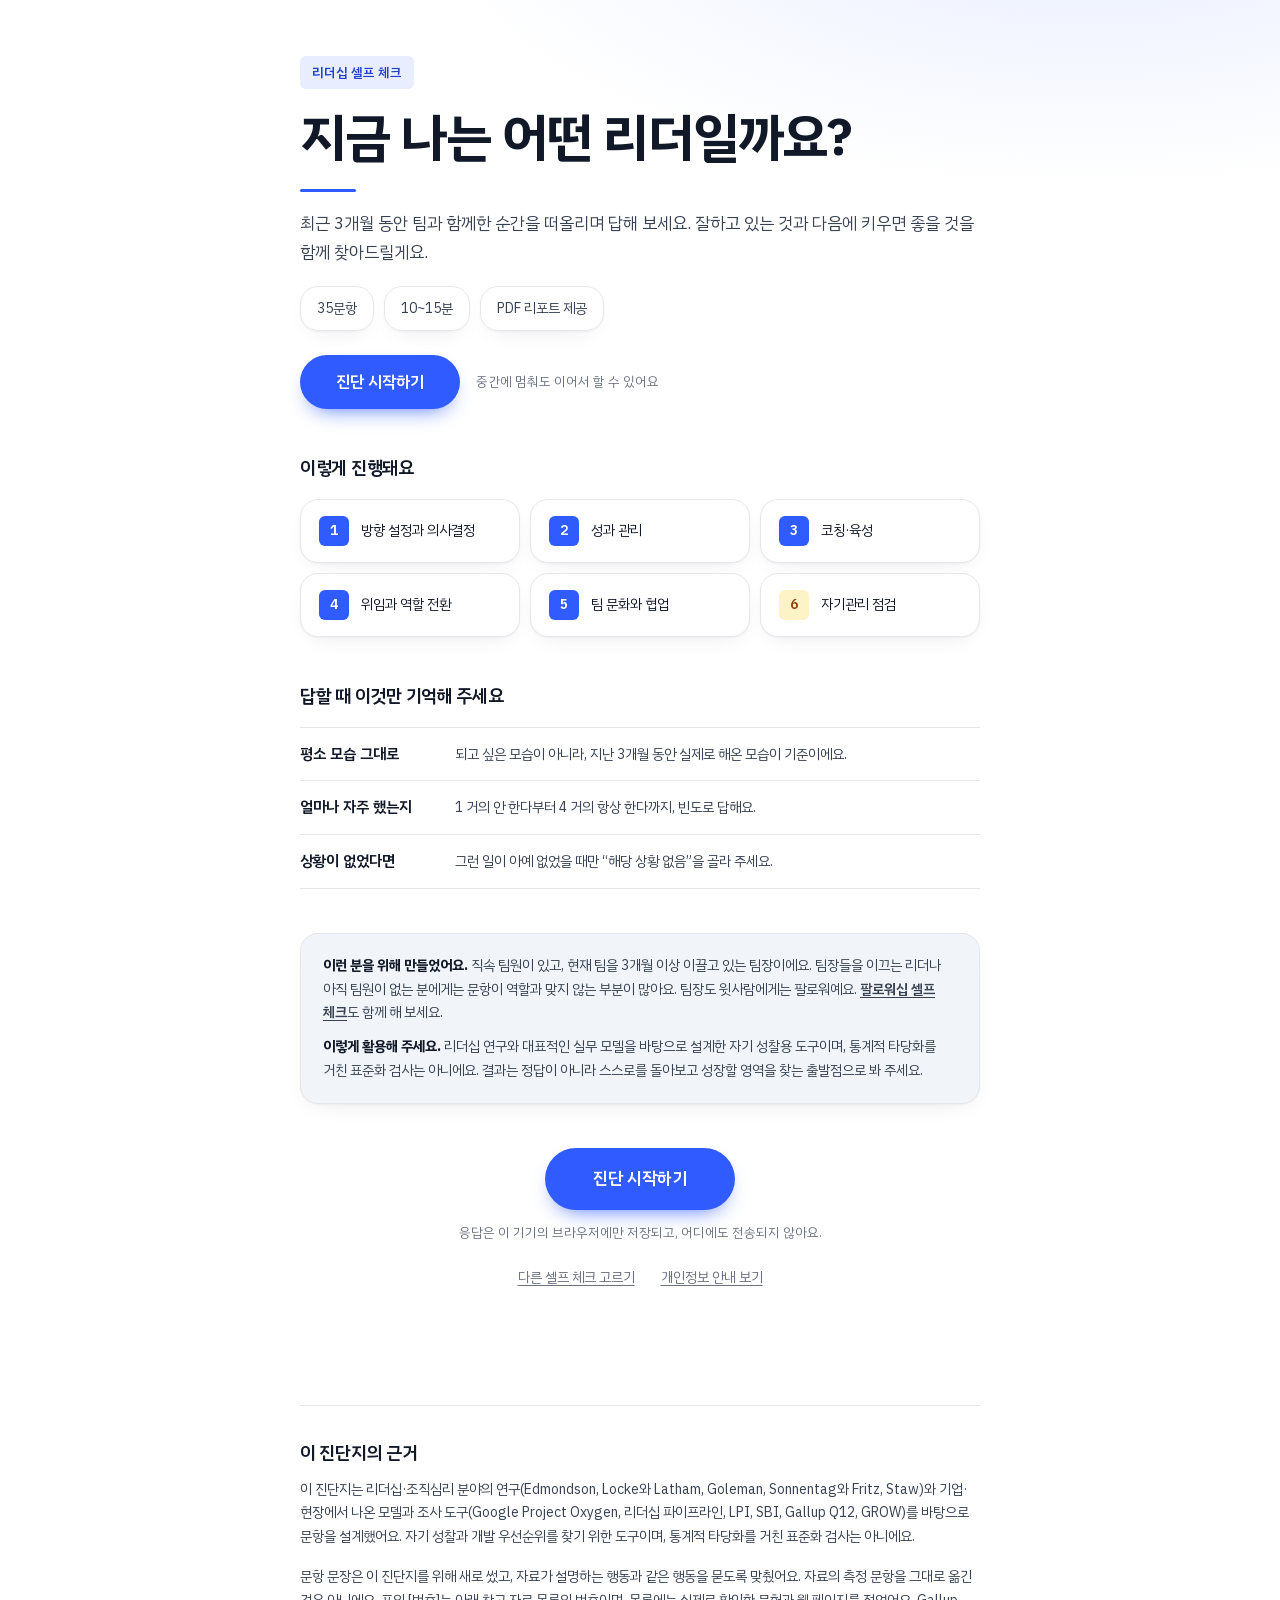
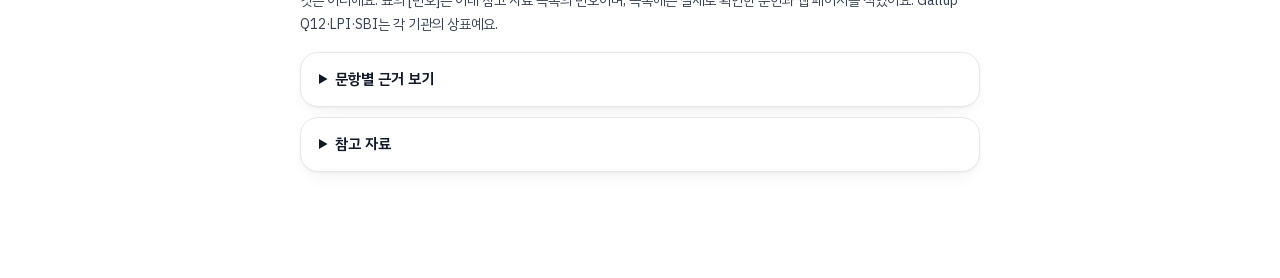
<file: leader.html>
<!DOCTYPE html>
<html lang="ko">
<head>
<meta charset="utf-8">
<meta http-equiv="Content-Security-Policy" content="default-src 'none'; script-src 'self' 'unsafe-inline'; style-src 'self' 'unsafe-inline'; font-src 'self'; img-src 'self' data: blob:; connect-src 'none'; base-uri 'none'; form-action 'none'; object-src 'none'; frame-src 'none'; worker-src 'none'; manifest-src 'none'">
<meta name="referrer" content="no-referrer">
<meta name="viewport" content="width=device-width, initial-scale=1, viewport-fit=cover">
<title>리더십 셀프 체크 · 리더십 역량 자기진단</title>
<meta name="description" content="직속 팀원이 있는 팀장을 위한 35문항 자기진단이에요. 최근 3개월 동안 한 행동을 떠올려 답하면 잘하고 있는 것과 다음에 키우면 좋을 것을 찾을 수 있어요.">
<link rel="canonical" href="https://jjeonglee.github.io/self-check/leader.html">
<meta property="og:type" content="website">
<meta property="og:site_name" content="셀프 체크">
<meta property="og:locale" content="ko_KR">
<meta property="og:title" content="리더십 셀프 체크">
<meta property="og:description" content="직속 팀원이 있는 팀장을 위한 35문항 자기진단이에요. 최근 3개월 동안 한 행동을 떠올려 답하면 잘하고 있는 것과 다음에 키우면 좋을 것을 찾을 수 있어요.">
<meta property="og:url" content="https://jjeonglee.github.io/self-check/leader.html">
<meta property="og:image" content="https://jjeonglee.github.io/self-check/og-leader.png">
<meta property="og:image:width" content="1200">
<meta property="og:image:height" content="630">
<meta property="og:image:alt" content="리더십 셀프 체크">
<meta name="twitter:card" content="summary_large_image">
<meta name="twitter:title" content="리더십 셀프 체크">
<meta name="twitter:description" content="직속 팀원이 있는 팀장을 위한 35문항 자기진단이에요. 최근 3개월 동안 한 행동을 떠올려 답하면 잘하고 있는 것과 다음에 키우면 좋을 것을 찾을 수 있어요.">
<meta name="twitter:image" content="https://jjeonglee.github.io/self-check/og-leader.png">
<link rel="stylesheet" href="fonts/fonts.css">
<style>
:root{
  --bg:#F2F0EB; --surface:#FFFFFF; --ink:#4A4642; --body:#5C5853; --muted:#6B665F; --line:#E0DDD6;
  --chip:#ECEAE5; --opt:#F7F6F3; --panel:#E9E6E0;
  --primary:#4A4642; --primary-ink:#FFFFFF; --primary-soft:#E6E4DF; --primary-hover:#36322E;
  --good:#4A4642; --good-soft:#E6E4DF; --good-ink:#4A4642;
  --mid:#8F8A80; --mid-soft:#ECEAE5; --mid-ink:#57534B; --mid-bar:#ADA89F;
  --low:#E4572E; --low-soft:#FBE2D8; --low-ink:#9C3415; --low-bg:#FDF1EC;
  color-scheme:light;
  box-sizing:border-box;
  padding-top:env(safe-area-inset-top,0px);
  padding-bottom:env(safe-area-inset-bottom,0px);
}
@media (prefers-color-scheme: dark){
  :root:not([data-theme="light"]){
    --bg:#1C1B19; --surface:#262421; --ink:#EDE9E3; --body:#CFC9C0; --muted:#A8A198; --line:#3A3733;
    --chip:#302E2A; --opt:#2C2A27; --panel:#2A2825;
    --primary:#EDE9E3; --primary-ink:#1C1B19; --primary-soft:#33312D; --primary-hover:#FFFFFF;
    --good:#EDE9E3; --good-soft:#33312D; --good-ink:#EDE9E3;
    --mid:#A8A198; --mid-soft:#2F2D29; --mid-ink:#CFC9C0; --mid-bar:#77716A;
    --low:#F07A52; --low-soft:#3D2620; --low-ink:#F4A487; --low-bg:#2E211C;
    color-scheme:dark;
  }
}
:root[data-theme="dark"]{
  --bg:#1C1B19; --surface:#262421; --ink:#EDE9E3; --body:#CFC9C0; --muted:#A8A198; --line:#3A3733;
  --chip:#302E2A; --opt:#2C2A27; --panel:#2A2825;
  --primary:#EDE9E3; --primary-ink:#1C1B19; --primary-soft:#33312D; --primary-hover:#FFFFFF;
  --good:#EDE9E3; --good-soft:#33312D; --good-ink:#EDE9E3;
  --mid:#A8A198; --mid-soft:#2F2D29; --mid-ink:#CFC9C0; --mid-bar:#77716A;
  --low:#F07A52; --low-soft:#3D2620; --low-ink:#F4A487; --low-bg:#2E211C;
  color-scheme:dark;
}
*,*::before,*::after{box-sizing:inherit}
[hidden]{display:none!important}
html{scroll-padding-top:calc(env(safe-area-inset-top,0px) + 96px)}
body{margin:0;background:var(--bg);color:var(--ink);
  font-family:'SelfCheck Sans KR','Apple SD Gothic Neo','Malgun Gothic',system-ui,sans-serif;
  line-height:1.65;word-break:keep-all;-webkit-text-size-adjust:100%}
body::before{content:"";position:fixed;inset:0 0 auto;height:env(safe-area-inset-top,0px);z-index:10;background:var(--surface)}
button{font:inherit}
.serif{font-family:inherit;font-weight:800;letter-spacing:-.02em}
.wrap{max-width:720px;margin:0 auto;padding:0 20px}
main{padding:56px 0 96px}

/* progress bar */
.bar{position:sticky;top:env(safe-area-inset-top,0px);z-index:5;background:var(--surface);border-bottom:1px solid var(--line)}
.bar .wrap{padding-top:14px;padding-bottom:14px;display:flex;flex-direction:column;gap:10px}
.bar-top{display:flex;justify-content:space-between;gap:12px;font-size:13px;color:var(--muted);flex-wrap:wrap}
.bar-top b{color:var(--low-ink);font-weight:600}
.segs{display:grid;grid-template-columns:repeat(6,minmax(0,1fr));gap:6px}
.segs span{height:6px;border-radius:3px;background:var(--line);transition:background .2s}
.segs span.done{background:var(--primary)}
.segs span.cur{background:var(--low)}

/* shared */
.chip{display:inline-block;font-size:13px;font-weight:600;color:var(--ink);background:var(--primary-soft);padding:6px 12px;border-radius:999px}
.btn{display:inline-flex;align-items:center;justify-content:center;gap:8px;border-radius:999px;font-size:16px;font-weight:600;cursor:pointer;min-height:48px;text-decoration:none;transition:background .15s,border-color .15s}
.btn-primary{background:var(--primary);color:var(--primary-ink);border:0;padding:14px 36px}
.btn-primary:hover{background:var(--primary-hover)}
.btn-primary:disabled{opacity:.6;cursor:progress}
.btn-big{padding:17px 48px;font-size:17px}
.btn-ghost{background:var(--surface);color:var(--ink);border:1px solid var(--line);padding:12px 28px}
.btn-ghost:hover{border-color:var(--mid)}
.btn-small{min-height:40px;padding:8px 18px;font-size:14px;font-weight:500}
.link{background:none;border:0;padding:6px 4px;min-height:44px;display:inline-flex;align-items:center;color:var(--muted);text-decoration:underline;text-underline-offset:3px;cursor:pointer;font-size:14px}
button,label,a{-webkit-tap-highlight-color:transparent}
.btn:focus-visible,.link:focus-visible,summary:focus-visible{outline:2px solid var(--low);outline-offset:3px}
.card{background:var(--surface);border-radius:20px;padding:24px}
h1:focus,h2:focus{outline:none}

/* intro */
.intro{display:flex;flex-direction:column;gap:44px}
.hero-intro{display:flex;flex-direction:column;gap:18px;align-items:flex-start}
.hero-intro h1{margin:0;font-size:clamp(32px,6.4vw,44px);line-height:1.3}
.lead{margin:0;font-size:17px;line-height:1.7;color:var(--body)}
.facts{display:flex;gap:10px;flex-wrap:wrap}
.facts > span{display:flex;align-items:center;gap:8px;background:var(--surface);border:1px solid var(--line);border-radius:12px;padding:10px 14px;font-size:14px}
.facts svg{flex:0 0 auto}
.sec{display:flex;flex-direction:column;gap:16px}
.sec h2{margin:0;font-size:18px;font-weight:600}
.grid3{display:grid;grid-template-columns:repeat(3,minmax(0,1fr));gap:10px}
.stepcard{background:var(--surface);border-radius:16px;padding:16px 18px;display:flex;gap:12px;align-items:center;font-size:14px;line-height:1.4}
.num{width:30px;height:30px;border-radius:50%;background:var(--primary-soft);color:var(--ink);font-weight:600;font-size:14px;display:flex;align-items:center;justify-content:center;flex:0 0 auto}
.num.alt{background:var(--low-soft);color:var(--low-ink)}
.tip{background:var(--surface);border-radius:16px;padding:20px;display:flex;flex-direction:column;gap:8px}
.tip b{font-size:15px;font-weight:600}
.tip span{font-size:14px;line-height:1.6;color:var(--body)}
.audience{background:var(--panel);border-radius:16px;padding:20px 22px;display:flex;flex-direction:column;gap:10px;font-size:14px;line-height:1.7;color:var(--body)}
.audience p{margin:0}
.audience b{color:var(--ink)}
.topcta{display:flex;align-items:center;gap:16px;flex-wrap:wrap;padding-top:6px}
.topcta span{font-size:13px;color:var(--muted)}
.cta{display:flex;flex-direction:column;align-items:center;gap:12px;text-align:center}
.cta .note{font-size:13px;color:var(--muted);margin:0}
.tools{display:flex;gap:18px;justify-content:center;flex-wrap:wrap}

/* question pages */
section.domain{display:flex;flex-direction:column;gap:28px}
.dhead{display:flex;gap:18px;align-items:flex-start}
.dnum{width:52px;height:52px;border-radius:16px;background:var(--primary-soft);color:var(--ink);font-size:24px;font-weight:800;display:flex;align-items:center;justify-content:center;flex:0 0 auto}
.dnum.alt{background:var(--low-soft);color:var(--low-ink)}
.dtitle{margin:0 0 6px;font-size:clamp(26px,5vw,30px);line-height:1.3}
.ddesc{margin:0;font-size:15px;line-height:1.7;color:var(--body)}
.dmeta{margin:6px 0 0;font-size:13px;color:var(--muted)}
h3.sub{margin:8px 0 -14px;font-size:14px;font-weight:600;color:var(--muted);letter-spacing:.02em}
.items{display:flex;flex-direction:column;gap:12px}
div.item{border:1.5px solid transparent;background:var(--surface);border-radius:18px;margin:0;padding:22px 24px;min-width:0;display:flex;flex-direction:column;gap:16px;transition:border-color .2s}
div.item.missing{border-color:var(--low)}
.qline{width:100%;padding:0;display:flex;gap:12px;font-size:16px;line-height:1.6;font-weight:500;margin:0}
.code{font-size:12px;color:var(--muted);background:var(--chip);border-radius:6px;padding:0 8px;height:22px;line-height:22px;flex:0 0 auto;margin-top:2px;font-variant-numeric:tabular-nums}
.opts{display:grid;grid-template-columns:repeat(4,minmax(0,1fr));gap:8px}
.opt{position:relative;display:block}
.opt input{position:absolute;opacity:0;width:1px;height:1px;margin:0}
.opt span{display:flex;flex-direction:column;align-items:center;justify-content:center;gap:2px;height:100%;min-height:64px;text-align:center;padding:10px 4px;border:1px solid var(--line);border-radius:14px;background:var(--opt);color:var(--body);font-size:13px;line-height:1.3;cursor:pointer;user-select:none;transition:background .15s,border-color .15s}
.opt span b{font-size:18px;font-weight:600;color:var(--ink)}
.scale{display:flex;flex-direction:column;gap:6px}
.ends,.picked{display:none}
.ends{justify-content:space-between;font-size:12px;color:var(--muted)}
.picked{margin:0;font-size:12px;color:var(--muted);text-align:center;min-height:18px}
.opt span:hover{border-color:var(--mid)}
.opt input:checked + span{background:var(--primary);border-color:var(--primary);color:var(--primary-ink)}
.opt input:checked + span b{color:inherit}
.opt input:focus-visible + span{outline:2px solid var(--low);outline-offset:2px}
.opt.na{align-self:flex-start}
.opt.na span{min-height:44px;flex-direction:row;padding:7px 14px;border:1px dashed var(--mid);background:transparent;border-radius:999px;color:var(--muted)}
.opt.na input:checked + span{border-style:solid;background:var(--mid);border-color:var(--mid);color:var(--primary-ink)}
.miss-msg{display:none;margin:0;font-size:13px;color:var(--low-ink)}
div.item.missing .miss-msg{display:block}
.pager{display:flex;justify-content:space-between;gap:12px;margin-top:36px}
.notice{margin:14px 0 0;color:var(--low-ink);font-size:14px;min-height:1.4em;text-align:center}

/* results */
#results{display:flex;flex-direction:column;gap:40px}
.rhead{display:flex;flex-direction:column;gap:14px;align-items:flex-start}
.rdate{font-size:13px;color:var(--muted);padding-top:6px}
.rhead h1{margin:0;font-size:clamp(28px,5.6vw,38px);line-height:1.35}
.hero{display:grid;grid-template-columns:repeat(2,minmax(0,1fr));gap:12px}
.hcard{border-radius:20px;padding:24px;display:flex;flex-direction:column;gap:8px}
.hcard.good{background:var(--primary);color:var(--primary-ink)}
.hcard.good p{color:inherit;opacity:.88}
.hcard.low{background:var(--low-soft)}
.hlabel{font-size:13px;font-weight:600}
.hcard.good .hlabel,.hcard.good .hscore{color:inherit;opacity:.8}
.hcard.low .hlabel,.hcard.low .hscore{color:var(--low-ink)}
.hname{font-weight:800;font-size:24px;line-height:1.35;letter-spacing:-.02em}
.hscore{font-size:14px}
.hcard p{margin:0;font-size:14px;line-height:1.6;color:var(--body)}
.chart h2,.lows h2,.duo h2{margin:0;font-size:18px;font-weight:600}
.chart{display:flex;flex-direction:column;gap:4px;padding:28px 28px 14px}
.chart h2{margin-bottom:12px}
.crow{display:grid;grid-template-columns:220px minmax(0,1fr) 120px;gap:16px;align-items:center;padding:14px 0;border-top:1px solid var(--line)}
.crow.legend{border-top:0;padding:0 0 6px}
.cname{font-size:15px;font-weight:500;display:flex;flex-direction:column;gap:2px}
.cname small{font-size:12px;font-weight:400;color:var(--muted);line-height:1.4}
.cname small.warn{color:var(--low-ink)}
.zones{display:flex;height:28px;border-radius:10px;overflow:hidden;font-size:12px;font-weight:600}
.zones span{display:flex;align-items:center;justify-content:center;white-space:nowrap;overflow:hidden}
.zones .low{background:var(--low-soft);color:var(--low-ink)}
.zones .mid{background:var(--mid-soft);color:var(--mid-ink)}
.zones .good{background:var(--good);color:var(--primary-ink)}
.ctrack{position:relative;height:12px;border-radius:6px;background:var(--chip);margin:0 9px}
.crow.legend .zones{margin:0 9px}
.cfill{position:absolute;left:-9px;top:0;bottom:0;border-radius:6px;transition:width .3s}
@media (min-width:641px){.cname small{white-space:nowrap}}
.cdot{position:absolute;top:50%;width:18px;height:18px;margin:-9px 0 0 -9px;border-radius:50%;background:var(--surface);border:4px solid}
.cfill.good{background:var(--good)} .cdot.good{border-color:var(--good)}
.cfill.mid{background:var(--mid-bar)} .cdot.mid{border-color:var(--mid-bar)}
.cfill.low{background:var(--low)} .cdot.low{border-color:var(--low)}
.cval{display:flex;justify-content:flex-end;align-items:center;gap:8px}
.cval b{font-size:17px;font-variant-numeric:tabular-nums}
.badge{font-size:12px;font-weight:600;padding:3px 9px;border-radius:999px;white-space:nowrap}
.badge.good{background:var(--good);color:var(--primary-ink)}
.badge.mid{background:var(--mid-soft);color:var(--mid-ink)}
.badge.low{background:var(--low-soft);color:var(--low-ink)}
.lows{display:flex;flex-direction:column;gap:14px;padding:28px}
.lows .hint,.duo .hint{margin:4px 0 0;font-size:14px;color:var(--muted);line-height:1.6}
.lgroup{background:var(--low-bg);border-radius:16px;padding:6px 18px}
.lghead{display:flex;justify-content:space-between;align-items:baseline;gap:12px;padding:12px 0 8px;color:var(--low-ink)}
.lghead b{font-size:15px;font-weight:600}
.lghead span{font-size:13px}
.litem{display:grid;grid-template-columns:40px minmax(0,1fr) 40px;gap:12px;align-items:start;padding:12px 0;border-top:1px solid var(--low-soft)}
.litem .c{font-size:12px;color:var(--muted);padding-top:3px;font-variant-numeric:tabular-nums}
.litem .d{display:block;font-size:12px;color:var(--low-ink);font-weight:600}
.litem .t{font-size:15px;line-height:1.55}
.litem .p{font-size:15px;font-weight:700;color:var(--low-ink);text-align:right}
.empty{margin:0;font-size:14px;color:var(--muted)}
.duo{display:grid;grid-template-columns:repeat(2,minmax(0,1fr));gap:12px}
.duo .card{display:flex;flex-direction:column;gap:8px}
.duo .lbl{font-size:13px;font-weight:600;color:var(--muted)}
.duo .big{display:flex;align-items:baseline;gap:8px}
.duo .big b{font-weight:800;font-size:30px}
.duo p{margin:0;font-size:14px;line-height:1.6;color:var(--body)}
.mini{list-style:none;margin:6px 0 0;padding:0;display:flex;flex-direction:column;gap:6px}
.mini li{display:grid;grid-template-columns:36px minmax(0,1fr) 28px;gap:8px;font-size:13px;line-height:1.5;color:var(--body)}
.mini li .c{color:var(--muted)}
.mini li .p{text-align:right;font-weight:600;color:var(--ink)}
.rcta{display:flex;flex-direction:column;align-items:center;gap:12px;text-align:center;padding-top:8px}
.rcta p{margin:0;font-size:15px;color:var(--body)}
.pdfstatus{font-size:14px;color:var(--muted);min-height:1.4em}

/* refs */
.recs{display:flex;flex-direction:column;gap:18px;padding:28px}
.recs h2{margin:0;font-size:18px;font-weight:600}
.recs .hint{margin:4px 0 0;font-size:14px;color:var(--muted);line-height:1.6}
.rstep{border-top:1px solid var(--line);padding-top:18px;display:flex;flex-direction:column;gap:12px}
.rstep.first{border-top:0;padding-top:0}
.rshead{display:flex;gap:12px;align-items:flex-start}
.rnum{width:30px;height:30px;border-radius:50%;background:var(--chip);color:var(--ink);font-weight:700;font-size:14px;display:flex;align-items:center;justify-content:center;flex:0 0 auto}
.rstep.first .rnum{background:var(--low);color:#FFFFFF}
.rshead b{display:block;font-size:16px;font-weight:600;line-height:1.4}
.rshead small{display:block;font-size:13px;color:var(--muted);margin-top:2px;line-height:1.5}
.rshead small.rwhy{color:var(--low-ink)}
.ropts{display:grid;grid-template-columns:repeat(2,minmax(0,1fr));gap:10px;padding-left:42px}
.ropts.one{grid-template-columns:minmax(0,1fr)}
.copt{background:var(--opt);border:1px solid var(--line);border-radius:14px;padding:14px 16px;display:flex;flex-direction:column;gap:4px}
.ctag{font-size:12px;font-weight:600;color:var(--muted)}
.cname{font-size:15px;font-weight:600;color:var(--ink);line-height:1.45}
a.cname{text-decoration:underline;text-underline-offset:3px;text-decoration-color:var(--mid)}
.cmeta{font-size:13px;color:var(--body);line-height:1.5}
.cbadge{align-self:flex-start;font-size:12px;font-weight:600;padding:2px 9px;border-radius:999px;background:var(--primary-soft);color:var(--ink);margin-top:4px}
.clink{font-size:13px;font-weight:600;color:var(--ink);text-decoration:underline;text-underline-offset:3px;text-decoration-color:var(--mid);margin-top:4px}
.rnote{margin:0;font-size:12px;color:var(--muted);line-height:1.6}
@media (max-width:640px){.ropts{grid-template-columns:minmax(0,1fr);padding-left:0}.recs{padding:22px 18px}}
.refs{margin-top:72px;padding-top:32px;border-top:1px solid var(--line)}
.refs h2{font-size:18px;margin:0 0 10px;font-weight:600}
.refs > p{color:var(--body);font-size:14px;margin:0 0 16px;line-height:1.7}
.refs details{margin:10px 0;background:var(--surface);border-radius:14px;padding:14px 18px}
.refs summary{cursor:pointer;font-weight:600;font-size:15px}
.tbl{overflow-x:auto;margin-top:10px}
.tbl table{border-collapse:collapse;width:100%;font-size:14px}
.tbl th,.tbl td{text-align:left;vertical-align:top;padding:9px 10px;border-top:1px solid var(--line)}
.tbl th{color:var(--muted);font-weight:600;border-top:0}
.tbl td.q{white-space:nowrap;font-variant-numeric:tabular-nums;color:var(--muted)}
.tbl td.k{font-size:12px;font-weight:600;color:var(--ink);min-width:5.5em}
@media (min-width:641px){.tbl table{min-width:640px}}
@media (max-width:640px){.tbl table{font-size:13px}.tbl th.dom,.tbl td.dom{display:none}.tbl th,.tbl td{padding:8px 6px}.tbl td.k{min-width:0;width:4.6em;font-size:11px;white-space:normal}}
.refs ol{margin:10px 0 0;padding-left:1.4em;font-size:13px;color:var(--body)}
.refs ol li{margin:6px 0;overflow-wrap:anywhere}
.privacy{margin-top:32px}
.privacy h2{font-size:18px;margin:0 0 10px;font-weight:600}
.privacy ul{margin:0;padding:16px 18px 16px 34px;background:var(--surface);border-radius:14px;font-size:14px;line-height:1.7;color:var(--body)}
.privacy li{margin:4px 0}
.tools a.link{text-decoration:underline}
.privacy-inline{width:100%;max-width:560px;text-align:left}
.privacy-inline ul{margin:4px 0 0;padding:16px 18px 16px 34px;background:var(--surface);border-radius:14px;font-size:14px;line-height:1.7;color:var(--body)}
.privacy-inline li{margin:4px 0}

@media (max-width:640px){
  main{padding:36px 0 72px}
  .grid3{grid-template-columns:repeat(2,minmax(0,1fr))}
  .tips{grid-template-columns:minmax(0,1fr)}
  .hero,.duo{grid-template-columns:minmax(0,1fr)}
  div.item{padding:18px 16px}
  .ends{display:flex}
  .picked{display:block}
  .opt span{min-height:52px;padding:6px 2px}
  .opt span b{font-size:19px}
  .opt span small{position:absolute;width:1px;height:1px;overflow:hidden;clip:rect(0 0 0 0);white-space:nowrap}
  .crow{grid-template-columns:minmax(0,1fr) auto;gap:8px 12px}
  .crow .cname{grid-column:1}
  .crow .cval{grid-column:2;grid-row:1}
  .crow .ctrack{grid-column:1 / -1}
  .crow.legend{grid-template-columns:minmax(0,1fr)}
  .crow.legend > div:empty{display:none}
  .chart,.lows{padding:22px 18px}
  .dhead{gap:14px}
  .dnum{width:44px;height:44px;font-size:20px;border-radius:14px}
}
@media (prefers-reduced-motion: reduce){*{transition:none!important}}
@media (max-width:360px){
  .stepcard{padding:12px;gap:10px;font-size:13px}
  .num{width:26px;height:26px;font-size:13px}
  .cval .badge{padding:3px 7px}
  .crow{gap:6px 8px}
}
.rp-host{position:fixed;left:0;top:0;width:794px;pointer-events:none;z-index:2147483000}
.rp-busy{position:fixed;inset:0;z-index:2147483600;background:var(--bg);display:flex;flex-direction:column;align-items:center;justify-content:center;gap:10px;color:var(--ink);font-size:15px;text-align:center;padding:24px}
.rp-busy small{color:var(--muted);font-size:13px}
.rp-page{width:794px;height:1123px;background:#fff;color:#111827;font-family:'SelfCheck Sans KR','Apple SD Gothic Neo','Malgun Gothic',sans-serif;padding:44px 60px 32px;display:flex;flex-direction:column;box-sizing:border-box;overflow:hidden;word-break:keep-all;line-height:1.55;margin-bottom:20px}
.rp-page *{box-sizing:border-box}
.rp-head{flex:0 0 auto;font-size:11px;color:#6B7280;border-bottom:1px solid #E5E7EB;padding-bottom:10px;margin-bottom:22px}
.rp-body{flex:1 1 auto;min-height:0;overflow:hidden}
.rp-foot{flex:0 0 auto;text-align:center;font-size:11px;color:#6B7280;padding-top:12px}
.rp-block{padding-bottom:22px}
.rp-cover{padding-top:8px}
.rp-kicker{font-size:11px;letter-spacing:.08em;text-transform:uppercase;color:#1E3FD0;font-weight:600;margin:0 0 6px}
.rp-page h1{font-family:'SelfCheck Sans KR','Apple SD Gothic Neo','Malgun Gothic',sans-serif;font-size:32px;line-height:1.3;margin:0 0 20px;font-weight:700}
.rp-meta{display:grid;grid-template-columns:1fr 1fr 1.4fr;margin:0 0 16px;border:1px solid #E5E7EB;border-radius:8px}
.rp-meta div{padding:10px 14px;border-left:1px solid #E5E7EB}
.rp-meta div:first-child{border-left:0}
.rp-meta dt{font-size:11px;color:#6B7280;margin:0}
.rp-meta dd{margin:2px 0 0;font-size:13px;font-weight:600}
.rp-lead{font-size:12.5px;color:#374151;margin:0}
.rp-page h2{font-size:17px;line-height:1.35;margin:0 0 12px;padding-bottom:8px;border-bottom:2px solid #111827;font-weight:700}
.rp-srow{display:grid;grid-template-columns:160px 1fr 128px;gap:14px;align-items:center;padding:9px 0;border-bottom:1px solid #F1F5F9}
.rp-legend{border-bottom:0;padding:2px 0 0}
.rp-tickrow{border-bottom:1px solid #E5E7EB;padding:0 0 6px}
.rp-sname{font-size:13.5px;font-weight:600}
.rp-track{position:relative;height:22px}
.rp-legend .rp-track{height:26px}
.rz{position:absolute;top:0;bottom:0}
.rz.low{left:0;background:#FEF3C7;border-radius:5px 0 0 5px}
.rz.mid{background:#F1F5F9}
.rz.good{background:#2F5BFF;border-radius:0 5px 5px 0}
.rp-srow:not(.rp-legend) .rz.good{background:#E8EEFF}
.rz span{position:absolute;top:0;left:0;right:0;bottom:0;display:flex;align-items:center;justify-content:center;font-size:11px;font-weight:600;white-space:nowrap;overflow:hidden}
.rz.low span{color:#92400E} .rz.mid span{color:#475569} .rz.good span{color:#FFFFFF}
.rp-ticks{position:relative;height:14px;font-size:10px;color:#6B7280}
.rp-ticks span{position:absolute;top:0;transform:translateX(-50%)}
.rp-ticks span:first-child{transform:none}
.rp-ticks span:last-child{transform:translateX(-100%)}
.rp-dot{position:absolute;top:50%;width:16px;height:16px;margin:-8px 0 0 -8px;box-sizing:border-box;border-radius:50%;border:3px solid #fff}
.rp-dot.good{background:#2F5BFF} .rp-dot.mid{background:#94A3B8} .rp-dot.low{background:#F59E0B}
.rp-sval{display:flex;align-items:center;justify-content:flex-end;gap:8px;white-space:nowrap}
.rp-sval b{font-size:15px;font-variant-numeric:tabular-nums}
.rp-page em{font-style:normal;font-size:11px;font-weight:600;padding:2px 8px;border-radius:999px}
.rp-page em.good{background:#2F5BFF;color:#FFFFFF} .rp-page em.mid{background:#F1F5F9;color:#475569} .rp-page em.low{background:#FEF3C7;color:#92400E}
.rp-box{background:#F3F4F6;border-radius:12px;padding:14px 18px;font-size:13px}
.rp-box p{margin:0 0 6px} .rp-box p:last-child{margin:0}
.rp-card{border:1px solid #E5E7EB;border-radius:14px;padding:14px 18px 8px}
.rp-card-head{display:flex;justify-content:space-between;align-items:center;margin-bottom:4px}
.rp-card-head h3{font-size:15px;margin:0;font-weight:700}
.rp-sub{font-size:11.5px;color:#374151;margin:0 0 6px}
.rp-hint{font-size:11.5px;color:#374151;margin:-4px 0 12px}
.rp-items{width:100%;border-collapse:collapse;font-size:12px}
.rp-items td{padding:7px 0;border-top:1px solid #F1F5F9;vertical-align:top}
.rp-items td.c{width:36px;color:#6B7280;font-variant-numeric:tabular-nums}
.rp-items td.t{padding-right:12px}
.rp-items td.s{width:96px;text-align:right;white-space:nowrap}
.rp-items tr.low td.t{color:#92400E;font-weight:500}
.rp-sc{display:inline-flex;align-items:center;gap:3px}
.rp-sc i{display:inline-block;width:10px;height:10px;border-radius:2px;background:#E5E7EB}
.rp-sc i.ok{background:#2F5BFF} .rp-sc i.lo{background:#F59E0B}
.rp-sc b{margin-left:6px;font-size:12px;display:inline-block;width:8px;text-align:right} .rp-sc b.lo{color:#92400E}
.rp-na{font-size:11px;color:#6B7280}
.rp-rec td.c{width:56px;font-weight:600;color:#374151}
.rp-plain{font-size:12.5px;color:#374151;margin:0}
.rp-guide p{font-size:12.5px;margin:0 0 8px}
.rp-refs p{font-size:11.5px;color:#374151;margin:0}
.rp-refs ol{font-size:10.5px;color:#374151;padding-left:2.4em;margin:8px 0 0}
.rp-refs li{margin:3px 0}

/* ===== 팔로워 버전과 맞춘 모양 (색은 리더 버전 그대로) ===== */
/* 모서리: 카드 12 / 응답 칸 10 / 버튼·칩·번호 6 */
.stepcard,.tip,.audience,div.item,.hcard,.card,.lgroup,.copt,.refs details,.privacy ul,.privacy-inline ul{border-radius:12px}
.opt span,.opt.na span{border-radius:10px}
.btn,.chip,.badge,.cbadge,.num,.dnum,.rnum{border-radius:6px}
/* 카드는 그림자 없이 1px 선 */
.stepcard,.card,.lgroup,.copt,.refs details,div.item{border:1px solid var(--line)}
/* 안내 카드 3장 -> 선으로 나뉜 줄글, 칩 한 줄 -> 글 한 줄 */
.grid3.tips{display:block;border-top:1px solid var(--line)}
.tip{background:none;border:0;border-bottom:1px solid var(--line);border-radius:0;padding:14px 0;flex-direction:row;gap:20px;align-items:baseline}
.tip b{flex:0 0 9em}
@media (max-width:640px){.tip{flex-direction:column;gap:4px}.tip b{flex:none}}
.facts{gap:0}
.facts > span{background:none;border:0;border-radius:0;padding:0 16px;font-size:14px;color:var(--muted)}
.facts > span:first-child{padding-left:0}
.facts > span + span{border-left:1px solid var(--line)}
.facts svg{display:none}
/* 카드 제목 라벨은 다른 제목과 같은 위계로 */
.card .lbl{font-size:17px;font-weight:600;color:var(--ink)}
.hscore b{font-weight:600}
.audience a{color:inherit;font-weight:600;text-decoration:underline;text-underline-offset:3px}
.cross{display:flex;flex-direction:column;gap:14px;align-items:flex-start}
.cross h2{margin:0;font-size:18px;color:var(--ink)}
.cross .hint{margin:4px 0 0;font-size:14px;color:var(--muted);line-height:1.6}
.pager-sub{margin:10px 0 0;text-align:center}
.shared-note{margin:0;font-size:13px;line-height:1.6;color:var(--muted);text-align:center}
.rp-block.rp-tight{padding-bottom:0}
.rp-ref1 ol{margin:0}
.rp-ref1:not(.rp-cont) ol{margin:8px 0 0}
.rp-cont .rp-cont-h{display:none}
.rp-cont.show .rp-cont-h{display:block}
.rp-cont.show ol{margin-top:8px}

/* ===== v2 warm & calm theme ===== */
:root{--bg:#F5EFE4;--surface:#FFFCF6;--ink:#2F2620;--body:#4E433A;--muted:#7A6D61;--line:#E6DCCB;--chip:#EFE6D6;--opt:#FBF6EC;--panel:#EDE3D2;
--acc:#B4532F;--acc-soft:#F6E0D3;--acc-ink:#8A3B1F;
--primary:#2F2620;--primary-ink:#FFFCF6;--primary-soft:var(--acc-soft);--primary-hover:#1E1813;
--good:var(--acc);--good-soft:var(--acc-soft);--good-ink:var(--acc-ink);--mid:#A8957F;--mid-soft:#F0E7D8;--mid-ink:#6B5A48;--mid-bar:#CDBBA3;
--low:#C8643B;--low-soft:#F6DFD2;--low-ink:#8E3E1E;--low-bg:#FBEEE6;
--shadow:0 1px 2px rgba(60,40,20,.05),0 8px 24px -12px rgba(60,40,20,.18)}
@media (prefers-color-scheme: dark){:root:not([data-theme="light"]){--bg:#1D1915;--surface:#27211C;--ink:#F2EADF;--body:#D6CBBE;--muted:#A6998A;--line:#3A322A;--chip:#312A23;--opt:#2C2520;--panel:#2E2721;
--acc:#E0875F;--acc-soft:#3E281E;--acc-ink:#E0875F;--primary:#F2EADF;--primary-ink:#1D1915;--primary-hover:#FFFFFF;--mid-bar:#6E6152;--mid-soft:#2F2822;
--low:#E08A62;--low-soft:#3E2A20;--low-ink:#F0B293;--low-bg:#2E221B;--shadow:0 8px 24px -12px rgba(0,0,0,.5)}}
body{background-color:var(--bg);background-image:radial-gradient(1200px 500px at 85% -10%,var(--acc-soft),transparent 60%);background-attachment:fixed}
h1,h2,.dtitle,.rhead h1{color:var(--ink);letter-spacing:-.015em}
.hero-intro h1{font-size:clamp(34px,7vw,52px);line-height:1.22}
.hero-intro h1::after{content:"";display:block;width:56px;height:3px;border-radius:2px;background:var(--acc);margin-top:18px}
.bar{background:color-mix(in srgb,var(--surface) 88%,transparent);backdrop-filter:blur(10px);-webkit-backdrop-filter:blur(10px)}
.segs span{height:8px;border-radius:4px} .segs span.done{background:var(--acc)} .segs span.cur{background:var(--low)}
.stepcard,.audience,div.item,.hcard,.card,.lgroup,.copt,.refs details,.privacy ul,.privacy-inline ul,.facts > span{border-radius:18px;border:1px solid var(--line);box-shadow:var(--shadow)}
.num,.dnum,.rnum{background:var(--acc);color:var(--surface)}
.dnum{border-radius:18px;font-size:26px;box-shadow:0 8px 18px -10px var(--acc)}
section.domain .dhead{padding-bottom:18px;border-bottom:1px dashed var(--line)}
h3.sub{color:var(--acc-ink)}
div.item{transition:border-color .2s,box-shadow .2s,transform .2s}
div.item:focus-within{border-color:var(--acc);box-shadow:0 0 0 4px var(--acc-soft),var(--shadow)}
.opt span{border-radius:14px;background:var(--opt);transition:background .15s,border-color .15s,transform .15s}
.opt span:hover{border-color:var(--acc);transform:translateY(-1px)}
.opt input:checked + span{background:var(--acc);border-color:var(--acc);color:var(--surface);box-shadow:0 8px 18px -10px var(--acc)}
.opt input:checked + span b,.opt input:checked + span small{color:var(--surface)}
.btn{border-radius:999px} .btn-primary{background:var(--acc);color:#FFFCF6;box-shadow:0 10px 22px -12px var(--acc)}
.btn-primary:hover{background:var(--acc-ink)}
.btn-ghost{background:var(--surface)} .btn-ghost:hover{border-color:var(--acc)}
.chip{background:var(--acc-soft);color:var(--acc-ink)}
.hcard.good{background:linear-gradient(160deg,var(--acc-soft),var(--surface))}
.hcard.low{background:linear-gradient(160deg,var(--low-soft),var(--surface))}
.hscore{font-weight:800}
.ctrack{border-radius:8px} .cfill{border-radius:8px}
.badge.good,.cbadge{background:var(--acc-soft);color:var(--acc-ink)}
.rp-page{position:relative}
.rp-page::before{content:"";position:absolute;left:0;right:0;top:0;height:10px;background:#2F5BFF}
.rp-refs a{color:#1E3FD0}
</style>
<style>:root,:root[data-theme=light]{--bg:#FFFFFF;--surface:#FFFFFF;--ink:#111827;--body:#374151;--muted:#6B7280;--line:#E5E7EB;--chip:#F3F4F6;--opt:#F8FAFC;--panel:#F1F5F9;--primary:#111827;--primary-ink:#FFFFFF;--primary-hover:#000000;--mid:#94A3B8;--mid-soft:#F1F5F9;--mid-ink:#475569;--mid-bar:#CBD5E1;--low:#F59E0B;--low-soft:#FEF3C7;--low-ink:#92400E;--low-bg:#FFFBEB;--shadow:0 1px 2px rgba(17,24,39,.04),0 8px 24px -12px rgba(17,24,39,.12);--acc:#2F5BFF;--acc-soft:#E8EEFF;--acc-ink:#1E3FD0;--primary-soft:#E8EEFF;--good:#2F5BFF;--good-soft:#E8EEFF;--good-ink:#1E3FD0;--id:#2F5BFF}@media (prefers-color-scheme: dark){:root:not([data-theme=light]){--bg:#0B1020;--surface:#121829;--ink:#F3F4F6;--body:#D1D5DB;--muted:#9CA3AF;--line:#1F2937;--chip:#1A2236;--opt:#161D30;--panel:#1A2236;--primary:#F3F4F6;--primary-ink:#0B1020;--primary-hover:#FFFFFF;--mid-bar:#475569;--mid-soft:#1A2236;--low:#FBBF24;--low-soft:#3A2A0A;--low-ink:#FCD34D;--low-bg:#231A08;--shadow:0 8px 24px -12px rgba(0,0,0,.6);--acc:#7C9BFF;--acc-soft:#1B2550;--acc-ink:#A9BCFF;--good:#7C9BFF;--good-soft:#1B2550;--good-ink:#A9BCFF;--id:#7C9BFF}}:root[data-theme=dark]{--bg:#0B1020;--surface:#121829;--ink:#F3F4F6;--body:#D1D5DB;--muted:#9CA3AF;--line:#1F2937;--chip:#1A2236;--opt:#161D30;--panel:#1A2236;--primary:#F3F4F6;--primary-ink:#0B1020;--primary-hover:#FFFFFF;--mid-bar:#475569;--mid-soft:#1A2236;--low:#FBBF24;--low-soft:#3A2A0A;--low-ink:#FCD34D;--low-bg:#231A08;--shadow:0 8px 24px -12px rgba(0,0,0,.6);--acc:#7C9BFF;--acc-soft:#1B2550;--acc-ink:#A9BCFF;--good:#7C9BFF;--good-soft:#1B2550;--good-ink:#A9BCFF;--id:#7C9BFF}.btn-primary{color:var(--primary-ink)}body{background-image:radial-gradient(1200px 500px at 85% -10%,var(--acc-soft),transparent 55%)}.facts{gap:10px}.facts > span{padding:10px 16px!important;justify-content:center;color:var(--body)}.facts > span + span{border-left:1px solid var(--line)}.hcard.good{color:var(--ink)}</style></head>
<body>
<div class="bar" id="bar" hidden><div class="wrap">
  <div class="bar-top"><span id="step"></span><span id="countLine"></span></div>
  <div class="segs" id="segs" aria-hidden="true"></div>
</div></div>

<main><div class="wrap">
  <div class="intro" id="intro">
    <div class="hero-intro">
      <span class="chip" id="brandChip">리더십 셀프 체크</span>
      <h1 class="serif">지금 나는 어떤 리더일까요?</h1>
      <p class="lead">최근 3개월 동안 팀과 함께한 순간을 떠올리며 답해 보세요. 잘하고 있는 것과 다음에 키우면 좋을 것을 함께 찾아드릴게요.</p>
      <div class="facts">
        <span><svg width="18" height="18" viewBox="0 0 24 24" fill="none" stroke="currentColor" stroke-width="1.8" stroke-linecap="round" aria-hidden="true"><rect x="5" y="3" width="14" height="18" rx="2"></rect><path d="M9 8h6M9 12h6M9 16h4"></path></svg><span id="factCount">35문항</span></span>
        <span><svg width="18" height="18" viewBox="0 0 24 24" fill="none" stroke="currentColor" stroke-width="1.8" stroke-linecap="round" aria-hidden="true"><circle cx="12" cy="12" r="9"></circle><path d="M12 7v5l3 2"></path></svg>10~15분</span>
        <span><svg width="18" height="18" viewBox="0 0 24 24" fill="none" stroke="currentColor" stroke-width="1.8" stroke-linecap="round" stroke-linejoin="round" aria-hidden="true"><path d="M6 3h9l4 4v14H6z"></path><path d="M14 3v5h5"></path></svg>PDF 리포트 제공</span>
      </div>
      <div class="topcta"><button class="btn btn-primary" id="startBtn2" type="button">진단 시작하기</button><span>중간에 멈춰도 이어서 할 수 있어요</span></div>
    </div>

    <div class="sec">
      <h2>이렇게 진행돼요</h2>
      <div class="grid3" id="stepCards"></div>
    </div>

    <div class="sec">
      <h2>답할 때 이것만 기억해 주세요</h2>
      <div class="grid3 tips">
        <div class="tip"><b>평소 모습 그대로</b><span>되고 싶은 모습이 아니라, 지난 3개월 동안 실제로 해온 모습이 기준이에요.</span></div>
        <div class="tip"><b>얼마나 자주 했는지</b><span>1 거의 안 한다부터 4 거의 항상 한다까지, 빈도로 답해요.</span></div>
        <div class="tip"><b>상황이 없었다면</b><span>그런 일이 아예 없었을 때만 “해당 상황 없음”을 골라 주세요.</span></div>
      </div>
    </div>

    <div class="audience">
      <p><b>이런 분을 위해 만들었어요.</b> 직속 팀원이 있고, 현재 팀을 3개월 이상 이끌고 있는 팀장이에요. 팀장들을 이끄는 리더나 아직 팀원이 없는 분에게는 문항이 역할과 맞지 않는 부분이 많아요. 팀장도 윗사람에게는 팔로워예요. <a href="follower.html">팔로워십 셀프 체크</a>도 함께 해 보세요.</p>
      <p><b>이렇게 활용해 주세요.</b> 리더십 연구와 대표적인 실무 모델을 바탕으로 설계한 자기 성찰용 도구이며, 통계적 타당화를 거친 표준화 검사는 아니에요. 결과는 정답이 아니라 스스로를 돌아보고 성장할 영역을 찾는 출발점으로 봐 주세요.</p>
    </div>

    <div class="cta">
      <button class="btn btn-primary btn-big" id="startBtn" type="button">진단 시작하기</button>
      <p class="note">응답은 이 기기의 브라우저에만 저장되고, 어디에도 전송되지 않아요.</p>
      <div class="tools">
        <a class="link" href="index.html">다른 셀프 체크 고르기</a>
        <button class="link" id="privBtn" type="button" aria-expanded="false" aria-controls="privInline">개인정보 안내 보기</button>
        <button class="link reset-btn" id="resetBtn" type="button" hidden>내 응답 지우기</button>
        <button class="link" id="randBtn" type="button" hidden>예시 응답으로 결과 미리보기</button>
      </div>
      <div class="privacy-inline" id="privInline" hidden></div>
    </div>
  </div>

  <div id="form"></div>

  <div class="pager" id="pager" hidden>
    <button class="btn btn-ghost" id="prevBtn" type="button">이전</button>
    <button class="btn btn-primary" id="nextBtn" type="button">다음 영역으로</button>
  </div>
  <p class="pager-sub" id="pagerSub" hidden><a class="link" href="index.html">시작 화면으로 · 응답은 저장돼요</a></p>
  <p class="notice" id="notice" role="status"></p>

  <section id="results" hidden aria-labelledby="resTitle">
    <div class="rhead">
      <button class="btn btn-ghost btn-small" id="backBtn" type="button">‹ 이전 페이지로</button>
      <span class="rdate" id="resDate"></span>
      <h1 class="serif" id="resTitle">수고하셨어요.<br>나의 리더십을 함께 돌아볼까요?</h1>
      <p class="lead" style="font-size:15px">점수는 영역별 문항의 평균이에요. 1점에 가까울수록 거의 하지 않는 행동, 4점에 가까울수록 거의 항상 하는 행동이에요. 3.5점 이상은 강점, 2.5점 미만은 성장 포인트로 봐요.</p>
    </div>
    <div id="resBody" style="display:flex;flex-direction:column;gap:24px"></div>
    <div class="rcta">
      <p>결과를 리포트로 저장해 두고, 3~6개월 뒤 다시 진단해 변화를 비교해 보세요.</p>
      <button class="btn btn-primary btn-big" id="pdfBtn" type="button">PDF 리포트 저장하기</button>
      <span class="pdfstatus" id="pdfStatus" role="status"></span>
      <button class="btn btn-ghost" id="pdfSave" type="button" hidden>리포트 저장·공유하기</button>
      <div class="tools">
        <button class="link" id="editBtn" type="button">처음 페이지부터 응답 수정하기</button>
        <button class="link reset-btn" id="resetBtn2" type="button">내 응답 지우기</button>
      </div>
      <p class="shared-note">공용 기기에서 하셨다면 ‘내 응답 지우기’를 누르고, 저장한 PDF도 지운 뒤 나가 주세요.</p>
    </div>
    <div id="crossBox"></div>
    <div class="tools"><a class="link" href="index.html">시작 화면으로</a><button class="link" id="shareBtn" type="button">이 셀프 체크 공유하기</button></div>
    <p class="pdfstatus" id="shareStatus" role="status" style="text-align:center"></p>
  </section>

  <section class="refs" id="refs" aria-labelledby="refTitle">
    <h2 id="refTitle">이 진단지의 근거</h2>
    <p>이 진단지는 리더십·조직심리 분야의 연구(Edmondson, Locke와 Latham, Goleman, Sonnentag와 Fritz, Staw)와 기업·현장에서 나온 모델과 조사 도구(Google Project Oxygen, 리더십 파이프라인, LPI, SBI, Gallup Q12, GROW)를 바탕으로 문항을 설계했어요. 자기 성찰과 개발 우선순위를 찾기 위한 도구이며, 통계적 타당화를 거친 표준화 검사는 아니에요.</p>
    <p>문항 문장은 이 진단지를 위해 새로 썼고, 자료가 설명하는 행동과 같은 행동을 묻도록 맞췄어요. 자료의 측정 문항을 그대로 옮긴 것은 아니에요. 표의 [번호]는 아래 참고 자료 목록의 번호이며, 목록에는 실제로 확인한 문헌과 웹 페이지를 적었어요. Gallup Q12·LPI·SBI는 각 기관의 상표예요.</p>
    <details>
      <summary>문항별 근거 보기</summary>
      <div class="tbl"><table>
        <thead><tr><th class="dom">영역</th><th>문항</th><th>근거</th></tr></thead>
        <tbody>
          <tr><td class="dom" rowspan="7">방향 설정과 의사결정</td><td class="q">1-1</td><td>Project Oxygen: 명확한 비전과 전략 [1]<br>비전 설명에 실행에서 각 팀원이 맡을 역할 전달이 포함됨 [3]<br>Google 관리자 책임 틀(성과 내기): 우선순위를 정하고 목표를 전달함 [1]</td></tr>
          <tr><td class="q">1-2</td><td>Edmondson(1999) 명확한 방향 척도: 팀원 모두가 팀 목표를 이해하도록 시간을 들임 [8]<br>Google re:Work 예시: 1:1에서 팀원이 목표를 이해했는지 확인하는 열린 질문 [1]</td></tr>
          <tr><td class="q">1-3</td><td>Google 관리자 책임 틀(성과 내기): 우선순위를 정함 [1]</td></tr>
          <tr><td class="q">1-4</td><td>Project Oxygen: 강한 의사결정 [1]<br>어려운 결정을 내리고 모두가 그 이유를 이해하게 함 [3]<br>관리자 설문 문항: 어려운 결정을 효과적으로 내린다 [4]</td></tr>
          <tr><td class="q">1-5</td><td>몰입 상승 연구: 자신이 고른 방향에서 나쁜 결과가 나와도 자원을 더 쏟는 경향 [22][24]<br>Staw 실험의 재현 결과는 엇갈림 [23]</td></tr>
          <tr><td class="q">1-6</td><td>LPI 현상에 도전하기: 주도적으로 나서서 더 나은 방법을 찾음 [12]<br>Edmondson(1999) 학습 행동 척도: 팀의 일하는 방식을 개선할 방법을 정기적으로 찾음 [8]</td></tr>
          <tr><td class="q">1-7</td><td>Google 관리자 책임 틀(성과 내기): 변화의 시기에도 팀이 민첩하고 동기를 유지하게 함 [1]<br>Project Oxygen: 효과적인 소통(경청하고 정보를 공유함) [1][2]</td></tr>
          <tr><td class="dom" rowspan="5">성과 관리</td><td class="q">2-1</td><td>Gallup Q12: 나에게 기대되는 것을 안다 [18][19]<br>Locke &amp; Latham: 구체적인 목표가 “최선을 다하라”는 말보다 성과가 높고, 이유를 설명하면 지시한 목표도 함께 정한 목표와 비슷한 효과 [20]</td></tr>
          <tr><td class="q">2-2, 2-3</td><td>리더십 파이프라인: 첫 리더 단계의 스킬(업무 계획, 업무 배정, 업무 점검) [5][7]<br>Project Oxygen: 생산성과 결과 중시 [1]</td></tr>
          <tr><td class="q">2-4</td><td>Gallup Q12: 최근 6개월 안에 누군가 내 진척을 이야기함 [18][19]<br>Locke &amp; Latham: 목표와 진척 피드백을 함께 줄 때 효과가 큼 [20]<br>Project Oxygen: 경력 개발 지원과 성과 논의 [1]</td></tr>
          <tr><td class="q">2-5</td><td>Locke &amp; Latham: 목표 대비 피드백을 받으면 노력이나 전략을 조정하고, 전략을 함께 만든 구성원이 성과와 자기효능감이 더 높았음 [20]<br>Project Oxygen: 성과 논의 [1]</td></tr>
          <tr><td class="q">2-6</td><td>Locke &amp; Latham: 구체적인 목표를 기준으로 한 평가에서 평가 과정 만족도가 높았음 [20]<br>Google 관리자 책임 틀(구성원 개발): 명확한 기대 설정과 피드백 [1]</td></tr>
          <tr><td class="dom" rowspan="7">코칭·육성</td><td class="q">3-1</td><td>Gallup Q12: 최근 7일 안에 좋은 일에 대해 인정이나 칭찬을 받음 [18][19]<br>Project Oxygen: 좋은 코치 [1]</td></tr>
          <tr><td class="q">3-2</td><td>CCL의 SBI: 상황·행동·영향으로 구체적으로 피드백함 [15][16]<br>Project Oxygen: 좋은 코치 [1]</td></tr>
          <tr><td class="q">3-3</td><td>Google re:Work 예시: 팀원이 스스로 해결책을 찾도록 돕는 열린 코칭 질문 [1]<br>GROW: 목표·현실·선택지·의지 순서의 질문으로 코칭 [14]<br>Edmondson: 호기심을 보이고 질문을 많이 하기 [11]</td></tr>
          <tr><td class="q">3-4</td><td>Google 관리자 책임 틀(구성원 개발): 의미 있는 경력 대화 [1]<br>Gallup Q12: 관리자가 나를 한 사람으로 아끼는 것 같다 [18][19]</td></tr>
          <tr><td class="q">3-5</td><td>Gallup Q12: 매일 가장 잘하는 일을 할 기회가 있음. 관리자가 줄 수 있는 가장 큰 도움은 재능을 발휘할 역할에 배치하는 것 [18][19]<br>Project Oxygen: 경력 개발 지원 [1]</td></tr>
          <tr><td class="q">3-6</td><td>Google 관리자 책임 틀(구성원 개발): 성장 기회를 함께 탐색함 [1]<br>Locke &amp; Latham: 목표와 진척 피드백을 함께 줄 때 효과가 큼. 복잡한 과제에서는 구체적이고 도전적인 학습 목표가 해법으로 제시됨. 이 연구를 직장 내 성장 목표에 적용한 것은 이 진단지의 해석임 [20]</td></tr>
          <tr><td class="q">3-7</td><td>Project Oxygen 관리자 설문 문항: 성장을 위한 도전 기회를 준다 [4]<br>리더십 파이프라인: 업무 배정과 코칭 [5][7]</td></tr>
          <tr><td class="dom" rowspan="3">위임과 역할 전환</td><td class="q">4-1, 4-5</td><td>리더십 파이프라인: 직접 일하는 데서 사람을 통해 일하는 쪽으로 시간 사용을 바꾸고, 관리 업무를 가치 있게 여김 [5][6]</td></tr>
          <tr><td class="q">4-2, 4-3</td><td>Project Oxygen: 권한을 주고 세세하게 관리하지 않음 [1]<br>LPI 다른 사람이 행동하게 하기: 자기결정권을 높여 다른 사람을 강하게 함 [12]</td></tr>
          <tr><td class="q">4-4</td><td>Project Oxygen: 권한을 주고 세세하게 관리하지 않음 [1]</td></tr>
          <tr><td class="dom" rowspan="4">팀 문화와 협업</td><td class="q">5-1</td><td>Edmondson: 리더가 자신의 한계와 실수를 먼저 인정하기 [10][11]<br>Edmondson(1999): 팀 리더 스스로 학습 행동을 보이면 그런 위험을 감수해도 벌받지 않음을 보여 줄 수 있다고 제시함(검증된 결과가 아니라 논의 단계) [8]<br>Owens &amp; Hekman(2012): 리더 55명 인터뷰에서 실수 인정, 구성원 강점 부각, 배우는 자세 보이기가 겸손한 리더의 핵심 행동으로 꼽혔음. 리더가 성장하는 모습을 보이면 구성원이 자신의 성장 과정과 불확실함도 직장에서 정당하다고 느끼게 된다고 정리함(인터뷰 연구) [27]<br>Owens 외(2013): 리더가 겸손하게 표현할수록 직원 이직이 적고(직무 만족 매개), 직무 열의가 높았음(팀의 학습 지향 매개). 상관 연구라 인과는 확인되지 않음 [28]<br>Hu 외(2018): 한계와 실수를 인정하는 리더의 겸손은 팀의 심리적 안전감과 일정한 관계가 아니었음. 상사와 부하의 거리가 멀다고 여기는 팀에서는 음(-)의 관계, 가깝다고 여기는 팀에서는 양(+)이지만 유의하지 않았음(중국 IT 기업 72개 팀) [29]<br>“모른다고 말하기”만 따로 떼어 효과를 검증한 연구는 확인하지 못했고, 위 연구들은 한계와 실수 인정을 포함한 겸손 전체를 다룸</td></tr>
          <tr><td class="q">5-2, 5-3</td><td>Nembhard &amp; Edmondson(2006): 리더가 구성원의 기여를 청하고 인정하는 말과 행동(리더 포용성)이 많을수록 심리적 안전감이 높았음(신생아 집중치료실 23곳, 응답 1,440명). 의료 현장 연구라 다른 직장에 그대로 적용되는지는 확인되지 않음 [25]<br>Detert &amp; Burris(2007): 관리자의 개방성이 구성원의 개선 제안(voice)과 관련되고, 이 관계를 구성원이 느끼는 심리적 안전감이 매개함(식당 체인 직원 3,149명, 관리자 223명) [26]<br>Edmondson(1999): 리더가 지지적이고 코칭 중심이며 질문과 이의 제기에 방어적으로 반응하지 않으면 구성원이 팀을 안전하다고 판단할 가능성이 높다고 제시함. 리더 코칭은 심리적 안전감과 양(+)의 관계였지만 통계적 유의 수준에 약간 못 미쳤음(p=.06). 심리적 안전감 척도의 “실수하면 비난받는다”, “문제와 어려운 이슈를 꺼낼 수 있다” 문항 [8]<br>Edmondson(2018) 7장: 사람들이 응답하도록 참여를 청하는 법 [9]</td></tr>
          <tr><td class="q">5-4</td><td>Google 관리자 책임 틀(공동체 만들기): 협업, 연결, 열린 소통 [1]<br>Project Aristotle: 팀이 어떻게 함께 일하는지가 누가 있는지보다 중요함 [1]</td></tr>
          <tr><td class="q">5-5~5-7</td><td>Project Oxygen: 조직 전체와 협업 [1]<br>“우리 대 그들” 식으로 경쟁하지 않고 전체를 보며 회사 전체를 위해 일함 [3]</td></tr>
          <tr><td class="dom" rowspan="3">자기관리 점검</td><td class="q">S-1</td><td>Goleman: 자기 인식과 자기 조절 [17]</td></tr>
          <tr><td class="q">S-2</td><td>Sonnentag &amp; Fritz: 일에서 회복하는 경험(심리적 분리, 이완, 숙달, 통제) [21]</td></tr>
          <tr><td class="q">S-3</td><td>Goleman: 자기 인식(현실적인 자기 평가, 건설적인 비판을 구하는 태도) [17]</td></tr>
          <tr><td class="dom">응답 방식</td><td class="q">전체</td><td>LPI: 30개 행동을 “거의 안 한다”에서 “거의 항상 한다”까지 10점 빈도 척도로 측정 [12][13]. 이 진단지는 4점으로 단순화했어요.</td></tr>
        </tbody>
      </table></div>
    </details>
    <details>
      <summary>참고 자료</summary>
      <ol>
        <li>Calderon, S., &amp; Newhouse, D. (2025.8). <i>Following the data: The research behind great managers</i>. Google re:Work. <a href="https://rework.withgoogle.com/intl/en/guides/following-the-data-the-research-behind-great-managers" target="_blank" rel="noopener noreferrer">rework.withgoogle.com</a></li>
        <li>Staley, O. (2018.2.28). Google is expanding its list of what it takes to be a great manager. Quartz 기사(Nextgov 재게재, 2018년 10가지 행동 목록). <a href="https://www.nextgov.com/digital-government/2018/02/google-expanding-its-list-what-it-takes-be-great-manager/146314/" target="_blank" rel="noopener noreferrer">nextgov.com</a></li>
        <li>Bariso, J. (2018). Google spent a decade researching what makes a great boss. They came up with these 10 things. Inc. 칼럼. 재게재본 확인: <a href="https://thedrop.com.au/google-spent-a-decade-researching-what-makes-a-great-boss/" target="_blank" rel="noopener noreferrer">thedrop.com.au</a></li>
        <li>Parabol. Google Project Oxygen: The behaviors of great managers (and how to measure them). Google 관리자 피드백 설문 문항 수록. <a href="https://www.parabol.co/agile/team-health-check-tool/google-project-oxygen/" target="_blank" rel="noopener noreferrer">parabol.co</a></li>
        <li>Charan, R., Drotter, S., &amp; Noel, J. (2001; 2nd ed. 2011). <i>The Leadership Pipeline: How to Build the Leadership Powered Company</i>. Jossey-Bass. 1장 Six Leadership Passages 발췌본: <a href="https://umassmed.edu/globalassets/human-resources/documents/manage-at-umms/six-leadership-passages.pdf" target="_blank" rel="noopener noreferrer">umassmed.edu</a></li>
        <li>Ivey Business Journal. Building leaders at every level: A leadership pipeline. <a href="https://iveybusinessjournal.com/publication/building-leaders-at-every-level-a-leadership-pipeline" target="_blank" rel="noopener noreferrer">iveybusinessjournal.com</a></li>
        <li>Charan, R., Drotter, S., &amp; Noel, J. The Leadership Pipeline (2nd ed.). 1장 Six Leadership Passages 발췌(Barnes &amp; Noble 도서 소개 페이지): <a href="https://valsec.barnesandnoble.com/w/leadership-pipeline/ram-charan/1100998461" target="_blank" rel="noopener noreferrer">barnesandnoble.com</a></li>
        <li>Edmondson, A. C. (1999). Psychological safety and learning behavior in work teams. <i>Administrative Science Quarterly</i>, 44(2), 350–383. 원문: <a href="https://web.mit.edu/curhan/www/docs/Articles/15341_Readings/Group_Performance/Edmondson%20Psychological%20safety.pdf" target="_blank" rel="noopener noreferrer">web.mit.edu</a></li>
        <li>Edmondson, A. C. (2018). <i>The Fearless Organization: Creating Psychological Safety in the Workplace for Learning, Innovation, and Growth</i>. Wiley. 목차(7장 The Leader’s Tool Kit): <a href="https://campusstore.miamioh.edu/fearless-organization-creating/bk/9781119477242" target="_blank" rel="noopener noreferrer">campusstore.miamioh.edu</a></li>
        <li>Lean Blog (2020.1). Amy Edmondson on psychological safety, speaking up, and learning at work(Edmondson 인터뷰). <a href="https://www.leanblog.org/2020/01/amy-edmondson-psychological-safety-speaking-up/" target="_blank" rel="noopener noreferrer">leanblog.org</a></li>
        <li>McGill University My Healthy Workplace. A foundational block to building a healthy workplace(Edmondson의 권고 정리). <a href="https://www.mcgill.ca/myhealthyworkplace/node/1079" target="_blank" rel="noopener noreferrer">mcgill.ca</a></li>
        <li>Kouzes, J. M., &amp; Posner, B. Z. (2012). <i>The Leadership Challenge</i>(5th ed.). Wiley. 다섯 가지 실천과 열 가지 약속, LPI 10점 빈도 척도 정리: University of Calgary HR <a href="https://ucalgary.ca/hr/training-development/custom-programming-facilitation-and-consulting-services/leadership" target="_blank" rel="noopener noreferrer">ucalgary.ca</a></li>
        <li>The Leadership Challenge. From research to the art of leadership(LPI 연구 자료). <a href="https://www.leadershipchallenge.com/LeadershipChallenge/media/SiteFiles/research/TLC-Research-to-the-Art-of-Leadership.pdf" target="_blank" rel="noopener noreferrer">leadershipchallenge.com</a></li>
        <li>Whitmore, J. (1992; 5th ed. 2017). <i>Coaching for Performance</i>. Nicholas Brealey. Performance Consultants 소개: <a href="https://www.performanceconsultants.com/?p=125" target="_blank" rel="noopener noreferrer">performanceconsultants.com</a></li>
        <li>Center for Creative Leadership (2025.8). Use Situation-Behavior-Impact (SBI)™ to understand intent. <a href="https://www.ccl.org/blog/feedback-you-can-fathom/" target="_blank" rel="noopener noreferrer">ccl.org</a></li>
        <li>MindTools. The Situation-Behavior-Impact feedback tool(CCL 워크숍 키트 Feedback that Works 언급). <a href="https://www.mindtools.com/ay86376/the-situation-behavior-impact-feedback-tool" target="_blank" rel="noopener noreferrer">mindtools.com</a></li>
        <li>Goleman, D. (1998). What makes a leader? <i>Harvard Business Review</i>, 76(6), 93–102. 원문: <a href="https://clc.business.wfu.edu/wp-content/uploads/2017/06/Goleman-1998-What-Makes-a-Leader.pdf" target="_blank" rel="noopener noreferrer">clc.business.wfu.edu</a></li>
        <li>Gallup. Q12® Employee Engagement Survey. <a href="https://www.gallup.com/q12-employee-engagement-survey" target="_blank" rel="noopener noreferrer">gallup.com</a></li>
        <li>Gallup (2014). The 12 Elements of Engagement(카드). University of North Texas System HR 게시본: <a href="https://webarchive.library.unt.edu/web/20210427210535/https://hr.untsystem.edu/sites/default/files/q12_explanation.pdf" target="_blank" rel="noopener noreferrer">webarchive.library.unt.edu</a></li>
        <li>Locke, E. A., &amp; Latham, G. P. (2002). Building a practically useful theory of goal setting and task motivation: A 35-year odyssey. <i>American Psychologist</i>, 57(9), 705–717. 원문: <a href="https://goal-lab.psych.umn.edu/orgpsych/2020/readings/5.%20Motivation/Locke%20&amp;%20Latham%20(2002).pdf" target="_blank" rel="noopener noreferrer">goal-lab.psych.umn.edu</a></li>
        <li>Sonnentag, S., &amp; Fritz, C. (2007). The Recovery Experience Questionnaire: Development and validation of a measure for assessing recuperation and unwinding from work. <i>Journal of Occupational Health Psychology</i>, 12(3), 204–221. <a href="https://pubmed.ncbi.nlm.nih.gov/17638488/" target="_blank" rel="noopener noreferrer">pubmed.ncbi.nlm.nih.gov</a></li>
        <li>Staw, B. M. (1976). Knee-deep in the big muddy: A study of escalating commitment to a chosen course of action. <i>Organizational Behavior and Human Performance</i>, 16(1), 27–44. <a href="https://doi.org/10.1016/0030-5073(76)90005-2" target="_blank" rel="noopener noreferrer">doi.org/10.1016/0030-5073(76)90005-2</a></li>
        <li>FORRT Replication Atlas. Staw(1976) 재현 연구 기록. <a href="https://forrt.org/flora-replication-atlas/doi/10.1016/0030-5073(76)90005-2/" target="_blank" rel="noopener noreferrer">forrt.org</a></li>
        <li>Sleesman, D. J., Conlon, D. E., McNamara, G., &amp; Miles, J. E. (2012). Cleaning up the big muddy: A meta-analytic review of the determinants of escalation of commitment. <i>Academy of Management Journal</i>, 55(3), 541–562. <a href="https://doi.org/10.5465/amj.2010.0696" target="_blank" rel="noopener noreferrer">doi.org/10.5465/amj.2010.0696</a></li>
        <li>Nembhard, I. M., &amp; Edmondson, A. C. (2006). Making it safe: The effects of leader inclusiveness and professional status on psychological safety and improvement efforts in health care teams. <i>Journal of Organizational Behavior</i>, 27(7), 941–966. 원문: <a href="https://www.utsouthwestern.edu/employees/leadership-programs/leadership-foundations/making-it-safe.pdf" target="_blank" rel="noopener noreferrer">utsouthwestern.edu</a></li>
        <li>Detert, J. R., &amp; Burris, E. R. (2007). Leadership behavior and employee voice: Is the door really open? <i>Academy of Management Journal</i>, 50(4), 869–884. <a href="https://doi.org/10.5465/amj.2007.26279183" target="_blank" rel="noopener noreferrer">doi.org</a></li>
        <li>Owens, B. P., &amp; Hekman, D. R. (2012). Modeling how to grow: An inductive examination of humble leader behaviors, contingencies, and outcomes. <i>Academy of Management Journal</i>, 55(4), 787–818. 원문 일부: <a href="https://leeds-faculty.colorado.edu/dahe7472/Owens%20and%20Hekman%20Leader%20Humility%202012.pdf" target="_blank" rel="noopener noreferrer">leeds-faculty.colorado.edu</a></li>
        <li>Owens, B. P., Johnson, M. D., &amp; Mitchell, T. R. (2013). Expressed humility in organizations: Implications for performance, teams, and leadership. <i>Organization Science</i>, 24(5), 1517–1538. 초록: <a href="https://econpapers.repec.org/RePEc:inm:ororsc:v:24:y:2013:i:5:p:1517-1538" target="_blank" rel="noopener noreferrer">econpapers.repec.org</a></li>
        <li>Hu, J., Erdogan, B., Jiang, K., Bauer, T. N., &amp; Liu, S. (2018). Leader humility and team creativity: The role of team information sharing, psychological safety, and power distance. <i>Journal of Applied Psychology</i>, 103(3), 313–323. 초록: <a href="https://pdxscholar.library.pdx.edu/busadmin_fac/96" target="_blank" rel="noopener noreferrer">pdxscholar.library.pdx.edu</a></li>
      </ol>
    </details>
    <div class="privacy" id="privacy">
      <h2>개인정보 안내</h2>
      <ul>
        <li>이 진단지는 이름, 연락처, 소속처럼 나를 알아볼 수 있는 정보를 묻지 않아요.</li>
        <li>응답은 지금 쓰는 기기의 브라우저에만 저장되고, 운영자를 포함해 누구에게도 전송되지 않아요. PDF 리포트도 이 기기 안에서 만들어져 바로 저장돼요.</li>
        <li>글꼴과 PDF 도구도 이 사이트의 파일을 그대로 쓰고, 다른 서비스에서 불러오지 않아요. 다만 페이지를 제공하는 호스팅 서비스(GitHub Pages)에는 접속 정보(IP 주소 등)가 전달될 수 있으며, 서비스의 방침에 따라 처리돼요.</li>
        <li>저장된 응답은 “내 응답 지우기”를 누르거나 브라우저의 방문 기록·사이트 데이터를 삭제하면 지워져요.</li>
      </ul>
    </div>
  </section>
</div></main>
<script src="lib/jspdf.umd.min.js"></script>
<script src="lib/html2canvas.min.js"></script>
<script>
const DOMAINS = [
  { id:'1', name:'방향 설정과 의사결정', subs:[
    { name:'방향 설정', items:[
      ['1-1','팀의 목표나 우선순위가 정해지거나 바뀌면, 그 내용과 각자의 역할을 팀원들에게 직접 설명한다.','n'],
      ['1-2','우선순위가 걸린 일을 논의할 때, 팀원이 팀의 우선순위를 어떻게 이해하고 있는지 물어 확인한다.'],
      ['1-3','새로운 업무 요청이 들어오면 기존 우선순위와 비교해서 하지 않을 일이나 미룰 일을 정한다.','n']
    ]},
    { name:'의사결정·변화', items:[
      ['1-4','어려운 결정을 내리고, 모두가 그 이유를 이해하도록 설명한다.'],
      ['1-5','진행 중인 결정을 계속할지 바꿀지 정할 때, 지금까지 들인 노력과 상관없이 새로 나온 근거를 기준으로 판단한다.','n'],
      ['1-6','위에서 지시가 없어도 팀의 일하는 방식이나 업무 구조에서 바꿔야 할 점을 찾아 먼저 제안하거나 실행한다.'],
      ['1-7','조직의 방침이나 환경이 바뀌면 팀이 흔들리지 않도록, 바뀐 이유와 우리 팀에 미치는 영향을 팀원에게 설명한다.','n']
    ]}
  ]},
  { id:'2', name:'성과 관리', subs:[ { name:'', items:[
    ['2-1','팀원에게 목표나 일을 맡길 때, 기대하는 결과 수준과 판단 기준을 구체적으로 정하고, 그 이유를 팀원과 이야기한다.'],
    ['2-2','맡긴 일이 계획보다 늦어지거나 문제가 생기면, 마감이 되기 전에 그 신호를 알아차린다.','n'],
    ['2-3','상황이 바뀌면 팀원의 업무량과 일정을 다시 조정한다.','n'],
    ['2-4','평가 시기가 아니어도, 팀원과 개인 목표 대비 진척을 함께 점검하는 대화를 갖는다.'],
    ['2-5','성과가 기대에 못 미치면 팀원과 함께 원인을 확인하고, 다음에 할 행동을 구체적으로 합의한다.','n'],
    ['2-6','팀원의 성과를 판단해 이야기할 때, 미리 정해 둔 기준을 근거로 설명한다.']
  ]}]},
  { id:'3', name:'코칭·육성', subs:[ { name:'', items:[
    ['3-1','팀원이 잘한 일이 있으면 무엇이 좋았는지 구체적인 행동을 짚어서 바로 인정한다.'],
    ['3-2','개선이 필요한 점이 보이면 미루지 않고, 구체적인 사실을 근거로 직접 이야기한다.','n'],
    ['3-3','팀원이 문제를 가져오면, 먼저 질문을 던져 팀원이 스스로 해결책을 생각해 보게 한다.','ns'],
    ['3-4','팀원과 1:1 대화를 할 때, 팀원의 성장과 고민을 다룬다.'],
    ['3-5','업무를 배정할 때 팀원 각자의 강점과 커리어 방향을 고려한다.'],
    ['3-6','팀원과 성장에 대해 이야기할 때, 함께 세운 성장 목표를 기준으로 진척을 살핀다.'],
    ['3-7','팀원의 현재 역량보다 조금 어려운 일을 맡기고, 해낼 수 있도록 필요한 지원을 함께 제공한다.']
  ]}]},
  { id:'4', name:'위임과 역할 전환', subs:[ { name:'', items:[
    ['4-1','내가 더 빨리 할 수 있는 일이라도, 팀원이 할 수 있는 일이면 팀원에게 맡긴다.'],
    ['4-2','일을 맡길 때, 진행하면서 필요한 결정 권한도 함께 넘긴다.'],
    ['4-3','일을 맡길 때 목표와 기대하는 결과는 분명히 전달하고, 진행 방식은 팀원이 정하도록 맡긴다.'],
    ['4-4','맡긴 일의 결과가 기대에 못 미치면, 보완할 점을 알려주고 팀원이 직접 다시 하게 한다.','n'],
    ['4-5','일정을 짤 때 방향 설정, 사람 관리, 이해관계자 조율 같은 리더의 일에 먼저 시간을 배정한다.']
  ]}]},
  { id:'5', name:'팀 문화와 협업', subs:[
    { name:'팀 내부', items:[
      ['5-1','내가 모르는 것이 있으면, 팀원들 앞에서 모른다고 말한다.'],
      ['5-2','팀원이 내 의견에 반대하거나 문제를 제기하면, 먼저 그 이유를 묻고 끝까지 듣는다.','ns'],
      ['5-3','팀원이 실수를 보고하면, 원인과 재발 방지 방법을 함께 찾는 데 집중한다.','ns'],
      ['5-4','팀원들이 서로 돕고 정보를 나누도록, 함께 일할 기회나 공유하는 자리를 의도적으로 만든다.']
    ]},
    { name:'외부 협업', items:[
      ['5-5','팀의 일을 정할 때, 회사 전체에 어떤 도움이 되는지도 함께 따져 본다.'],
      ['5-6','다른 팀과 이해관계가 부딪히면, 상대 팀 리더를 먼저 직접 만나 조율한다.','n'],
      ['5-7','다른 팀의 목표와 상황을 알고 있어서, 협업을 요청할 때 상대에게도 도움이 되는 방식으로 제안한다.']
    ]}
  ]},
  { id:'S', name:'자기관리 점검', self:true, subs:[ { name:'', items:[
    ['S-1','회의나 대화 중에 감정이 올라오면 표정이나 말투로 드러나기 전에 알아차리고, 필요하면 그 감정을 차분한 말로 전달한다.'],
    ['S-2','리더로서 지치지 않도록 에너지를 회복하는 시간을 따로 확보한다.'],
    ['S-3','내 리더십을 스스로 돌아보는 시간을 갖거나, 다른 사람에게 피드백을 구한다.']
  ]}]}
];

const LABELS = ['거의 안 한다','가끔 한다','자주 한다','거의 항상 한다'];
const BAND = { good:'강점', mid:'안정', low:'성장 포인트' };
const KEY = 'leader-diag-v1';
const DESC = {
  '1':'팀이 어디로 가야 하는지 정하고, 불확실할 때 결정하며, 변화를 이끄는지 돌아봐요.',
  '2':'팀원에게 기대하는 성과를 분명히 하고, 진척을 살피며, 공정하게 평가하는지 돌아봐요.',
  '3':'팀원에게 피드백을 주고, 스스로 생각하게 돕고, 성장을 계획하는지 돌아봐요.',
  '4':'일을 맡기고 결정을 넘기면서, 나는 리더의 일에 시간을 쓰고 있는지 돌아봐요.',
  '5':'팀원이 편하게 말할 수 있는 분위기와, 다른 팀과의 협업을 돌아봐요.',
  'S':'리더십 역량이 아니라, 지금 나에게 얼마나 여유가 있는지 살펴보는 문항이에요.'
};

const ALL = [];
DOMAINS.forEach(d => d.subs.forEach(s => s.items.forEach(([code,text,f='']) => {
  ALL.push({ code, text, na:f.includes('n'), signal:f.includes('s'), domain:d });
})));
const itemsOf = d => ALL.filter(i => i.domain === d);

let answers = {};
// 브라우저 저장 공간의 값은 믿지 않고, 형식에 맞는 것만 받아요(같은 주소의 다른 페이지가 값을 바꿔 둘 수 있어요).
const CODE_RE = /^[A-Z0-9]{1,2}-\d{1,2}$/, ANS_OK = new Set(['1', '2', '3', '4', 'na']);
function cleanAnswers(o){ const r = {}; if (o && typeof o === 'object' && !Array.isArray(o)) for (const k of Object.keys(o)) { if (CODE_RE.test(k) && typeof o[k] === 'string' && ANS_OK.has(o[k])) r[k] = o[k]; } return r; }
function cleanFlags(o){ const r = {}; if (o && typeof o === 'object' && !Array.isArray(o)) for (const k of Object.keys(o)) { if (CODE_RE.test(k) && o[k] === 1) r[k] = 1; } return r; }
function countOr(v, d){ const n = Number(v); return Number.isInteger(n) && n >= 0 && n <= 1000 ? n : d; }
try { const raw = localStorage.getItem(KEY); if (raw) answers = cleanAnswers(JSON.parse(raw)); } catch(e) { answers = {}; }
try { if (!localStorage.getItem(KEY + ':ev5')) { ['1-1','1-2','3-6'].forEach(k => delete answers[k]); localStorage.setItem(KEY, JSON.stringify(answers)); localStorage.setItem(KEY + ':ev5', '1'); } } catch(e) {}
try { if (!localStorage.getItem(KEY + ':ev6')) { delete answers['5-1']; localStorage.setItem(KEY, JSON.stringify(answers)); localStorage.setItem(KEY + ':ev6', '1'); } } catch(e) {}
try { if (!localStorage.getItem(KEY + ':ev4')) { ['1-1','2-1','2-4','2-6','3-4','3-6','S-2'].forEach(k => delete answers[k]); localStorage.setItem(KEY, JSON.stringify(answers)); localStorage.setItem(KEY + ':ev4', '1'); } } catch(e) {}
try { if (!localStorage.getItem(KEY + ':ev3')) { delete answers['1-5']; localStorage.setItem(KEY, JSON.stringify(answers)); localStorage.setItem(KEY + ':ev3', '1'); } } catch(e) {}
try { if (!localStorage.getItem(KEY + ':ev2')) { ['1-4','1-5'].forEach(k => delete answers[k]); localStorage.setItem(KEY, JSON.stringify(answers)); localStorage.setItem(KEY + ':ev2', '1'); } } catch(e) {}
try { if (!localStorage.getItem(KEY + ':ev1')) { ['1-5','5-5'].forEach(k => delete answers[k]); localStorage.setItem(KEY, JSON.stringify(answers)); localStorage.setItem(KEY + ':ev1', '1'); } } catch(e) {}
try { if (!localStorage.getItem(KEY + ':pm2')) { ['2-1','2-2','2-3','2-4','2-7'].forEach(k => delete answers[k]); localStorage.setItem(KEY, JSON.stringify(answers)); localStorage.setItem(KEY + ':pm2', '1'); } } catch(e) {}
function save(){ try { localStorage.setItem(KEY, JSON.stringify(answers)); } catch(e) {} saveMeta(); }

const esc = s => String(s).replace(/[&<>"']/g, c => ({'&':'&amp;','<':'&lt;','>':'&gt;','"':'&quot;',"'":'&#39;'}[c]));
function josa(word, withB, withoutB){
  const ch = String(word).replace(/[^가-힣]/g, '').slice(-1);
  if (!ch) return withB;
  return ((ch.charCodeAt(0) - 0xAC00) % 28) ? withB : withoutB;
}
const hasLowItem = d => itemsOf(d).some(i => answers[i.code] === '1' || answers[i.code] === '2');
let page = 0;
const LAST = DOMAINS.length;

function renderForm(){
  document.getElementById('stepCards').innerHTML = DOMAINS.map((d, di) =>
    `<div class="stepcard"><span class="num${d.self ? ' alt' : ''}">${di + 1}</span><span>${d.name}</span></div>`).join('');
  document.getElementById('factCount').textContent = `${ALL.length}문항`;
  document.getElementById('form').innerHTML = DOMAINS.map((d, di) => {
    const subs = d.subs.map(s => {
      const head = s.name ? `<h3 class="sub">${s.name}</h3>` : '';
      const items = s.items.map(([code, text, f='']) => {
        const opts = LABELS.map((l, i) => `<label class="opt"><input type="radio" name="q${code}" value="${i + 1}"><span><b>${i + 1}</b><small>${l}</small></span></label>`).join('');
        const na = f.includes('n') ? `<label class="opt na"><input type="radio" name="q${code}" value="na"><span>해당 상황 없음</span></label>` : '';
        return `<div class="item" id="f${code}" role="radiogroup" aria-labelledby="q${code}"><div class="qline" id="q${code}"><span class="code">${code}</span><span class="txt">${esc(text)}</span></div><div class="scale"><div class="ends" aria-hidden="true"><span>거의 안 한다</span><span>거의 항상 한다</span></div><div class="opts">${opts}</div><p class="picked" aria-hidden="true"></p></div>${na}<p class="miss-msg">이 문항에 아직 답하지 않았어요.</p></div>`;
      }).join('');
      return `${head}<div class="items">${items}</div>`;
    }).join('');
    return `<section class="domain" data-page="${di + 1}" hidden>
      <div class="dhead"><span class="dnum${d.self ? ' alt' : ''}">${di + 1}</span><div><h1 class="dtitle serif">${d.name}</h1><p class="ddesc">${DESC[d.id] || ''}</p><p class="dmeta">${itemsOf(d).length}문항</p></div></div>
      ${subs}</section>`;
  }).join('');
  syncRadios();
}

function setPicked(code){
  const f = document.getElementById('f' + code);
  const el = f && f.querySelector('.picked');
  if (!el) return;
  const a = answers[code];
  el.textContent = a && a !== 'na' ? `선택: ${LABELS[+a - 1]}` : '';
}
function syncRadios(){
  ALL.forEach(it => {
    document.querySelectorAll(`input[name="q${it.code}"]`).forEach(r => { r.checked = (answers[it.code] === r.value); });
    setPicked(it.code);
  });
  updateProgress();
}

function updateProgress(){
  const done = ALL.filter(i => answers[i.code]).length;
  document.getElementById('countLine').textContent = `지금까지 ${done}문항 답했어요`;
  document.getElementById('segs').innerHTML = DOMAINS.map((d, i) => {
    const complete = itemsOf(d).every(x => answers[x.code]);
    return `<span class="${page === i + 1 ? 'cur' : (complete ? 'done' : '')}"></span>`;
  }).join('');
  const sb = document.getElementById('startBtn');
  const sl = done === 0 ? '진단 시작하기' : (done === ALL.length ? '결과 보기' : '이어서 하기');
  if (sb) sb.textContent = sl;
  const rb = document.getElementById('resetBtn');
  if (rb) rb.hidden = done === 0;
  const sb2 = document.getElementById('startBtn2');
  if (sb2) sb2.textContent = sl;
}

document.getElementById('form').addEventListener('change', e => {
  const t = e.target;
  if (t.type !== 'radio') return;
  const code = t.name.slice(1);
  answers[code] = t.value;
  document.getElementById('f' + code).classList.remove('missing');
  setPicked(code);
  save(); updateProgress();
});

function stats(items){
  let sum = 0, n = 0, na = 0;
  items.forEach(it => {
    const a = answers[it.code];
    if (a === 'na') na++;
    else if (a) { sum += +a; n++; }
  });
  return { mean: n ? sum / n : null, n, na };
}

const TH = { hi: 3.5, lo: 2.5 };
function thresholds(){ return TH; }
const pct = m => ((m - 1) / 3 * 100);
function selfMsg(mean){
  if (mean == null) return '';
  const low = mean < TH.lo;
  const SLAB = { 'S-1': '감정 조절', 'S-2': '에너지 회복', 'S-3': '스스로 돌아보기' };
  const weak = ALL.filter(i => i.domain.self && (answers[i.code] === '1' || answers[i.code] === '2')).map(i => `‘${SLAB[i.code] || i.code}’(${i.code}, ${esc(answers[i.code])}점)`);
  let m = low
    ? '지금은 리더 역할을 해낼 마음의 여유와 에너지가 부족한 상태일 수 있어요. 위에서 점수가 낮게 나온 영역이 있다면, 방법을 몰라서라기보다 지치고 바빠서 못 하고 있는 것일 수 있어요. 이럴 때는 리더십 스킬 교육을 듣기 전에 업무 부담을 줄이거나 회복할 시간을 먼저 챙기는 게 도움이 돼요. 그래서 추천 교육의 첫 순서에 회복을 돕는 과정을 넣어 두었어요.'
    : '지금은 리더 역할을 해낼 마음의 여유와 에너지가 어느 정도 있는 상태예요. 그래서 위에서 점수가 낮게 나온 영역이 있다면, 바빠서 못 했다기보다 아직 방법을 잘 모르거나 습관이 되지 않았을 가능성이 커요. 이런 부분은 교육이나 연습으로 채우기 좋아요.';
  if (!low && weak.length) m += ` 다만 평균과 달리 ${weak.join(', ')} 문항은 낮게 답했어요. 이 부분은 따로 챙겨 보세요.`;
  return m;
}

function renderResults(){
  const { hi, lo } = thresholds();
  const band = m => m >= hi ? 'good' : (m >= lo ? 'mid' : 'low');
  const core = DOMAINS.filter(d => !d.self);
  const selfD = DOMAINS.find(d => d.self);
  const rows = core.map(d => {
    const st = stats(itemsOf(d));
    const subs = d.subs.length > 1 ? d.subs.map(s => {
      const ss = stats(s.items.map(([code]) => ALL.find(i => i.code === code)));
      return `${s.name} ${ss.mean == null ? '-' : ss.mean.toFixed(2)}`;
    }).join(' · ') : '';
    return { d, st, unreliable: st.na >= 3, subs };
  });
  const valid = rows.filter(r => r.st.mean != null);
  const reliable = valid.filter(r => !r.unreliable);
  const pool = reliable.length ? reliable : valid;

  let hero = '';
  if (pool.length) {
    const max = Math.max(...pool.map(r => r.st.mean));
    const min = Math.min(...pool.map(r => r.st.mean));
    const names = l => l.map(r => r.d.name).join(', ');
    const scores = l => l.length === 1 ? `${l[0].st.mean.toFixed(2)}점 · ${BAND[band(l[0].st.mean)]}` : l.map(r => `${r.st.mean.toFixed(2)}점(${BAND[band(r.st.mean)]})`).join(' / ');
    const lowCount = ALL.filter(i => !i.domain.self && (answers[i.code] === '1' || answers[i.code] === '2')).length;
    if (max - min < 0.1) {
      const fb = band(min) === band(max) ? band(min) : 'mid';
      const fname = fb === 'good' ? '모든 영역이 고르게 높아요' : (fb === 'low' ? '전반적으로 점수가 낮게 나왔어요' : '영역별 점수가 비슷해요');
      const fmsg = lowCount
        ? '영역끼리 비교하기보다, 아래에서 1·2점으로 답한 문항을 먼저 살펴보는 게 더 도움이 돼요.'
        : '1·2점으로 답한 문항도 없어서 지금은 뚜렷하게 비어 있는 행동이 없어요. 3점으로 답한 문항 중 더 자주 하고 싶은 행동을 골라 보세요.';
      hero = `<div class="hcard ${fb === 'low' ? 'low' : 'good'}"><span class="hlabel">고르게 나온 결과</span><span class="hname">${fname}</span><p>${fmsg}</p></div>`;
    } else {
      const top = pool.filter(r => max - r.st.mean < 0.1 && r.st.mean - min >= 0.1);
      const bottom = pool.filter(r => r.st.mean - min < 0.1 && max - r.st.mean >= 0.1);
      const tb = band(max), bb = band(min);
      const topMsg = (tb === 'good' ? '이 영역의 행동이 이미 습관처럼 자리 잡혀 있어요. 이 힘을 다른 영역에도 활용해 보세요.' : '아직 강점 구간은 아니지만, 다른 영역보다 꾸준히 하고 있는 행동이에요.')
        + (top.length > 1 ? ' 점수 차이가 0.1점도 안 돼서 함께 담았어요.' : '')
        + (top.some(r => hasLowItem(r.d)) ? ' 다만 이 영역 안에서도 1·2점으로 답한 문항이 있으니 아래에서 함께 확인해 보세요.' : '');
      const selfLow = (() => { const m = stats(itemsOf(DOMAINS.find(d => d.self))).mean; return m != null && m < lo; })();
      const botMsg = (bb === 'low' ? (selfLow ? '가장 먼저 키울 영역이에요. 다만 자기관리 점수가 낮아서, 이 영역 교육은 회복을 먼저 챙긴 뒤에 시작하는 걸 권해요.' : '교육을 고른다면 이 영역부터 살펴보면 좋아요. 아래에서 어떤 행동이 비어 있는지, 어떤 교육부터 들으면 좋을지 확인해 보세요.') : '성장 포인트 구간은 아니지만, 다른 영역보다 상대적으로 덜 하고 있는 행동이에요.') + (bottom.length > 1 ? ' 점수 차이가 0.1점도 안 돼서 모두 우선 후보로 보세요.' : '');
      hero = `<div class="hero">
        <div class="hcard good"><span class="hname">${names(top)}</span><span class="hscore"><b>${tb === 'good' ? '가장 단단한 영역' : '상대적으로 나은 영역'}</b> ${scores(top)}</span><p>${topMsg}</p></div>
        <div class="hcard low"><span class="hname">${names(bottom)}</span><span class="hscore"><b>다음 성장 포인트</b> ${scores(bottom)}</span><p>${botMsg}</p></div>
      </div>`;
    }
  }

  const excluded = reliable.length ? valid.filter(r => r.unreliable) : [];
  if (hero && excluded.length) hero += `<p class="empty">${excluded.map(r => r.d.name).join(', ')} 영역은 “해당 상황 없음”이 3개 이상이라 점수를 참고용으로만 보고, 위 비교에서는 뺐어요.</p>`;
  const legend = `<div class="crow legend"><div></div><div class="zones" aria-hidden="true"><span class="low" style="width:${pct(lo)}%">성장 포인트</span><span class="mid" style="width:${pct(hi) - pct(lo)}%">안정</span><span class="good" style="width:${100 - pct(hi)}%">강점</span></div><div></div></div>`;
  const chartRows = rows.map(({ d, st, unreliable, subs }) => {
    if (st.mean == null) return `<div class="crow"><div class="cname">${d.id}. ${d.name}</div><div class="ctrack"></div><div class="cval"><span class="empty">응답 없음</span></div></div>`;
    const b = band(st.mean), w = pct(st.mean).toFixed(1);
    const notes = [];
    if (subs) notes.push(`<small>${subs}</small>`);
    if (st.na) notes.push(`<small class="${unreliable ? 'warn' : ''}">해당 상황 없음 ${st.na}개${unreliable ? ' · 참고용 점수예요' : ' · 평균에서 제외'}</small>`);
    return `<div class="crow"><div class="cname">${d.id}. ${d.name}${notes.join('')}</div>
      <div class="ctrack" role="img" aria-label="${d.name} ${st.mean.toFixed(2)}점, ${BAND[b]}"><span class="cfill ${b}" style="width:calc(${w}% + 9px)"></span><span class="cdot ${b}" style="left:${w}%"></span></div>
      <div class="cval"><b>${st.mean.toFixed(2)}</b><span class="badge ${b}">${BAND[b]}</span></div></div>`;
  }).join('');

  const lowItems = ALL.filter(i => !i.domain.self && (answers[i.code] === '1' || answers[i.code] === '2'));
  const lowHtml = lowItems.length
    ? DOMAINS.filter(d => !d.self).map(d => {
        const its = lowItems.filter(i => i.domain === d).sort((a, b) => (+answers[a.code]) - (+answers[b.code]) || a.code.localeCompare(b.code));
        if (!its.length) return '';
        return `<div class="lgroup"><div class="lghead"><b>${d.name}</b><span>${its.length}문항</span></div>${its.map(i => `<div class="litem"><span class="c">${i.code}</span><span class="t">${esc(i.text)}</span><span class="p">${esc(answers[i.code])}점</span></div>`).join('')}</div>`;
      }).join('')
    : `<p class="empty">1점이나 2점으로 답한 문항이 없어요.</p>`;

  const sst = stats(itemsOf(selfD));
  let selfCard = `<div class="card"><span class="lbl">자기관리 점검</span><p class="empty">응답한 문항이 없어요.</p></div>`;
  if (sst.mean != null) {
    const sb = band(sst.mean);
    const msg = selfMsg(sst.mean);
    selfCard = `<div class="card"><span class="lbl">자기관리 점검</span><span class="big"><b>${sst.mean.toFixed(2)}</b><span class="badge ${sb}">${BAND[sb]}</span></span><p>${msg}</p>
      <ul class="mini">${itemsOf(selfD).map(i => `<li><span class="c">${i.code}</span><span>${esc(i.text)}</span><span class="p">${esc(answers[i.code] || '-')}</span></li>`).join('')}</ul></div>`;
  }
  const sig = ALL.filter(i => i.signal && answers[i.code] === 'na');
  const sigCard = `<div class="card"><span class="lbl">한 번 더 들여다볼 문항</span>${sig.length
    ? `<ul class="mini">${sig.map(i => `<li><span class="c">${i.code}</span><span>${esc(i.text)}</span><span></span></li>`).join('')}</ul><p>“해당 상황 없음”으로 답했어요. 그런 일이 없었다기보다, 팀원들이 나에게 말하지 않고 있는 것일 수도 있어요.</p>`
    : `<p>팀원이 문제를 가져오는 일, 반대 의견을 내는 일, 실수를 보고하는 일이 지난 3개월 동안 모두 있었다고 답했어요. 팀원들이 이런 이야기를 나에게 꺼내고 있다는 좋은 신호예요.</p>`}</div>`;

  { const dt = new Date(); document.getElementById('resDate').textContent = `${dt.getFullYear()}년 ${dt.getMonth() + 1}월 ${dt.getDate()}일 진단`; }
  document.getElementById('resBody').innerHTML = `
    ${hero}
    <div class="card chart"><h2>영역별 한눈에 보기</h2>${legend}${chartRows}</div>
    <div class="card lows"><div><h2>조금 더 들여다보면 좋을 행동</h2><p class="hint">1점이나 2점으로 답한 문항을 영역별로 모았어요. 낮은 점수부터 보여드려요. 바로 아래의 추천 교육도 이 문항들을 기준으로 골랐어요.</p></div>${lowHtml}</div>
    ${recsHtml()}
    <div class="duo">${selfCard}${sigCard}</div>`;
  renderCross();
}

function showPage(p){
  page = p;
  document.getElementById('intro').hidden = p !== 0;
  document.querySelectorAll('section.domain').forEach(s => { s.hidden = +s.dataset.page !== p; });
  document.getElementById('pager').hidden = !(p >= 1 && p <= LAST); document.getElementById('pagerSub').hidden = !(p >= 1 && p <= LAST);
  document.getElementById('bar').hidden = !(p >= 1 && p <= LAST);
  document.getElementById('results').hidden = p !== LAST + 1;
  document.getElementById('refs').hidden = !(p === 0 || p === LAST + 1);
  document.getElementById('privacy').hidden = p === 0;
  document.getElementById('pdfSave').hidden = true; readyPdf = null;
  document.getElementById('pdfStatus').textContent = '';
  document.getElementById('notice').textContent = '';
  document.querySelectorAll('div.item').forEach(f => f.classList.remove('missing'));
  if (p >= 1 && p <= LAST) document.getElementById('step').innerHTML = `<b>${p} / ${LAST}</b> ${DOMAINS[p - 1].name}`;
  document.getElementById('prevBtn').textContent = p === 1 ? '처음으로' : '이전';
  document.getElementById('nextBtn').textContent = p === LAST ? '결과 보기' : '다음 영역으로';
  updateProgress();
  if (p === LAST + 1) renderResults();
  window.scrollTo({ top: 0 });
  const h = p === 0 ? document.querySelector('#intro h1')
    : (p > LAST ? document.getElementById('resTitle') : document.querySelector(`section.domain[data-page="${p}"] h1`));
  if (h) { h.setAttribute('tabindex', '-1'); h.focus({ preventScroll: true }); }
}

document.getElementById('nextBtn').addEventListener('click', () => {
  const missing = itemsOf(DOMAINS[page - 1]).filter(i => !answers[i.code]);
  document.querySelectorAll('div.item').forEach(f => f.classList.remove('missing'));
  if (missing.length) {
    missing.forEach(i => document.getElementById('f' + i.code).classList.add('missing'));
    document.getElementById('notice').textContent = `아직 답하지 않은 문항이 ${missing.length}개 있어요. 표시된 문항에 답해 주세요.`;
    document.getElementById('f' + missing[0].code).scrollIntoView({ behavior: 'smooth', block: 'center' });
    return;
  }
  showPage(page + 1);
});
document.getElementById('prevBtn').addEventListener('click', () => showPage(page - 1));
document.getElementById('editBtn').addEventListener('click', () => showPage(1));
document.getElementById('backBtn').addEventListener('click', () => showPage(LAST));
function startOrResume(){
  const firstOpen = DOMAINS.findIndex(d => itemsOf(d).some(i => !answers[i.code]));
  showPage(firstOpen === -1 ? LAST + 1 : firstOpen + 1);
}
document.getElementById('startBtn').addEventListener('click', startOrResume);
document.getElementById('startBtn2').addEventListener('click', startOrResume);
document.getElementById('randBtn').addEventListener('click', () => {
  ALL.forEach(i => {
    answers[i.code] = (i.na && Math.random() < 0.15) ? 'na' : String(1 + Math.floor(Math.random() * 4));
  });
  save(); syncRadios();
  showPage(LAST + 1);
});
let resetArmed = null;
function onReset(e){
  const btn = e.currentTarget;
  if (resetArmed !== btn) {
    if (resetArmed) resetArmed.textContent = '내 응답 지우기';
    resetArmed = btn;
    btn.textContent = '한 번 더 누르면 모든 응답이 지워져요';
    setTimeout(() => { if (resetArmed === btn) { resetArmed = null; btn.textContent = '내 응답 지우기'; } }, 5000);
    return;
  }
  resetArmed = null;
  btn.textContent = '내 응답 지우기';
  answers = {};
  try { localStorage.removeItem(KEY); localStorage.removeItem(KEY + ':meta'); } catch (err) {}
  syncRadios();
  showPage(0);
  document.getElementById('notice').textContent = '이 기기에 저장된 응답을 모두 지웠어요.';
}
document.getElementById('resetBtn').addEventListener('click', onReset);
document.getElementById('resetBtn2').addEventListener('click', onReset);


// 교육 추천
const RECS = [{"id": "T1", "name": "방향과 우선순위", "items": ["1-1", "1-2", "1-3"], "hunet": [{"name": "[팀장리더십] 사업전략 수립", "url": "https://hbs.hunet.co.kr/Education/Detail?gid=Y00350961&pcd=HLAP12167&year=2026&term=321", "hours": "17시간", "level": "초급", "fee": 220000, "refund": true}, {"name": "[팀장역량] 탁월한 팀장의 성과비법 - 전략＆실행", "url": "https://hbs.hunet.co.kr/Education/Detail?gid=Y00265102&pcd=HLSP79352&year=2026&term=321", "hours": "9시간", "level": "중급", "fee": 150000, "refund": false}], "kpc": [{"name": "리더십 영향력을 높이기 위한 전략기획 역량향상", "days": 2, "hours": 14, "feeM": 54, "feeG": 59, "next": "2027년 2월 18~19일", "count": 3, "tel": "(02)724-1016", "new": false}]}, {"id": "T2", "name": "의사결정", "items": ["1-4", "1-5"], "hunet": [{"name": "탁월한 성과를 만드는 중간관리자의 문제해결력", "url": "https://hbs.hunet.co.kr/Education/Detail?gid=Y00317656&pcd=HLSP92168&year=2026&term=321", "hours": "9시간", "level": "초급", "fee": 120000, "refund": true}, {"name": "처음 팀장이라면: AI로 배우는 리더의 10가지 결정 순간", "url": "https://hbs.hunet.co.kr/Education/Detail?gid=Y00389098&pcd=HLAP27023&year=2026&term=321", "hours": "3시간", "level": "초급", "fee": 103000, "refund": false}, {"name": "[리더의 착각] 리더는 왜 잘못된 의사결정을 할까", "url": "https://hbs.hunet.co.kr/Education/Detail?gid=Y00336706&pcd=HLAP04765&year=2026&term=321", "hours": "1시간", "level": "초급", "fee": 60000, "refund": false}], "kpc": [{"name": "AI시대의 전략적 의사결정기법", "days": 3, "hours": 18, "feeM": 62, "feeG": 69, "next": "2027년 3월 8~10일", "count": 4, "tel": "(02)398-4312, 724-1848", "new": false}]}, {"id": "T3", "name": "변화 주도", "items": ["1-6", "1-7"], "hunet": [{"name": "[팀장리더십] 변화혁신", "url": "https://hbs.hunet.co.kr/Education/Detail?gid=Y00350962&pcd=HLAP12166&year=2026&term=321", "hours": "17시간", "level": "중급", "fee": 220000, "refund": true}, {"name": "AX시대 리더의 필수 역량 : 턴어라운드 리더십", "url": "https://hbs.hunet.co.kr/Education/Detail?gid=Y00323303&pcd=HLAP01998&year=2026&term=321", "hours": "9시간", "level": "초급", "fee": 120000, "refund": true}], "kpc": [{"name": "AI 시대를 이끄는 변화 리더십", "days": 2, "hours": 14, "feeM": 54, "feeG": 59, "next": "2027년 4월 22~23일", "count": 4, "tel": "(02)724-1135", "new": false}]}, {"id": "T4", "name": "기대 성과 합의", "items": ["2-1"], "hunet": [{"name": "[강점리더십] 성과를 디자인하는 프레임워크 (MBO부터 OKR까지)", "url": "https://hbs.hunet.co.kr/Education/Detail?gid=Y00256321&pcd=HLSP75829&year=2026&term=321", "hours": "9시간", "level": "초급", "fee": 150000, "refund": true}, {"name": "[팀장리더십] 탁월한 팀장의 조건 - 성과관리", "url": "https://hbs.hunet.co.kr/Education/Detail?gid=Y00354154&pcd=HLAP13531&year=2026&term=321", "hours": "17시간", "level": "중급", "fee": 150000, "refund": true}], "kpc": [{"name": "성과내는 팀을 만드는 팀장 리더십", "days": 3, "hours": 18, "feeM": 63, "feeG": 70, "next": "2027년 2월 24~26일", "count": 6, "tel": "(02)724-1135", "new": false}]}, {"id": "T5", "name": "실행 점검과 조정", "items": ["2-2", "2-3"], "hunet": [{"name": "[팀장리더십] 애자일 성과관리", "url": "https://hbs.hunet.co.kr/Education/Detail?gid=Y00350960&pcd=HLAP12168&year=2026&term=321", "hours": "17시간", "level": "중급", "fee": 220000, "refund": true}, {"name": "레벨 UP! 성과를 리드하는 중간관리자 역량강화 클래스", "url": "https://hbs.hunet.co.kr/Education/Detail?gid=Y00315743&pcd=HLSP91205&year=2026&term=321", "hours": "9시간", "level": "초급", "fee": 120000, "refund": true}], "kpc": [{"name": "AI 활용 데이터 기반 성과관리 리더십", "days": 2, "hours": 14, "feeM": 54, "feeG": 59, "next": "2027년 2월 1~2일", "count": 4, "tel": "(02)724-1135", "new": false}]}, {"id": "T6", "name": "성과 대화와 평가", "items": ["2-4", "2-5", "2-6"], "hunet": [{"name": "평가에서 성과관리로, 프레임을 전환하라!", "url": "https://hbs.hunet.co.kr/Education/Detail?gid=Y00319690&pcd=HLAP00614&year=2026&term=321", "hours": "9시간", "level": "초급", "fee": 120000, "refund": true}, {"name": "[북러닝] 팀장을 위한 성과면담의 기술(도서 제공)", "url": "https://hbs.hunet.co.kr/Education/Detail?gid=Y00369195&pcd=HLAP21024&year=2026&term=321", "hours": "3시간", "level": "초급", "fee": 80000, "refund": false}, {"name": "터닝포인트 팀장리더십 : 성과관리", "url": "https://hbs.hunet.co.kr/Education/Detail?gid=Y00303172&pcd=HLSP87155&year=2026&term=321", "hours": "6시간", "level": "초급", "fee": 200000, "refund": false}], "kpc": [{"name": "AI 시대, 리더를 위한 원온원(1:1) 면담 스킬", "days": 2, "hours": 14, "feeM": 54, "feeG": 59, "next": "2027년 2월 1~2일", "count": 3, "tel": "(02)724-1016", "new": false}]}, {"id": "T7", "name": "피드백", "items": ["3-1", "3-2"], "hunet": [{"name": "당신의 피드백은 통하고 있는가 - 리더 코칭 가이드", "url": "https://hbs.hunet.co.kr/Education/Detail?gid=Y00341838&pcd=HLAP08133&year=2026&term=321", "hours": "2시간", "level": "초급", "fee": 60000, "refund": false}, {"name": "리더의 품격을 결정하는 말습관", "url": "https://hbs.hunet.co.kr/Education/Detail?gid=Y00321252&pcd=HLAP01431&year=2026&term=321", "hours": "9시간", "level": "초급", "fee": 140000, "refund": true}], "kpc": [{"name": "함께 만드는 성과, 피드백 커뮤니케이션", "days": 2, "hours": 14, "feeM": 56, "feeG": 62, "next": "2027년 4월 15~16일", "count": 4, "tel": "(02)398-4312, 724-1848", "new": false}]}, {"id": "T8", "name": "코칭 대화", "items": ["3-3", "3-4"], "hunet": [{"name": "리더를 부탁해, 코칭 솔루션", "url": "https://hbs.hunet.co.kr/Education/Detail?gid=Y00323310&pcd=HLAP02003&year=2026&term=321", "hours": "9시간", "level": "중급", "fee": 120000, "refund": true}, {"name": "코칭 포유_끌리는 리더의 Coaching Secret", "url": "https://hbs.hunet.co.kr/Education/Detail?gid=Y00342158&pcd=HLAP08209&year=2026&term=321", "hours": "14시간", "level": "초급", "fee": 170000, "refund": true}, {"name": "[북러닝] 리더의 원온원(도서 제공)", "url": "https://hbs.hunet.co.kr/Education/Detail?gid=Y00339839&pcd=HLAP07334&year=2026&term=321", "hours": "3시간", "level": "초급", "fee": 80000, "refund": false}], "kpc": [{"name": "AI 시대, 구성원의 자발성을 높이는 코칭 리더십", "days": 2, "hours": 14, "feeM": 54, "feeG": 59, "next": "2027년 3월 2~3일", "count": 3, "tel": "(02)724-1135", "new": false}, {"name": "AI 시뮬레이션 기반 리더의 코칭 스킬 향상", "days": 2, "hours": 14, "feeM": 54, "feeG": 59, "next": "2027년 2월 22~23일", "count": 3, "tel": "(02)724-1135", "new": true}]}, {"id": "T9", "name": "팀원 육성", "items": ["3-5", "3-6", "3-7"], "hunet": [{"name": "[팀장리더십] 탁월한 팀장의 조건 - 사람관리", "url": "https://hbs.hunet.co.kr/Education/Detail?gid=Y00318592&pcd=HLAP00281&year=2026&term=321", "hours": "16시간", "level": "중급", "fee": 150000, "refund": true}, {"name": "[강점리더십] 몰입을 이끄는 강점 활용법", "url": "https://hbs.hunet.co.kr/Education/Detail?gid=Y00280415&pcd=HLSP83053&year=2026&term=321", "hours": "9시간", "level": "초급", "fee": 170000, "refund": true}, {"name": "VUCA 시대 빛나는 코칭 리더십", "url": "https://hbs.hunet.co.kr/Education/Detail?gid=Y00367841&pcd=HLAP20420&year=2026&term=321", "hours": "31시간", "level": "초급", "fee": 200000, "refund": true}], "kpc": [{"name": "AI 시대, 구성원의 자발성을 높이는 코칭 리더십", "days": 2, "hours": 14, "feeM": 54, "feeG": 59, "next": "2027년 3월 2~3일", "count": 3, "tel": "(02)724-1135", "new": false}]}, {"id": "T10", "name": "위임과 역할 전환", "items": ["4-1", "4-2", "4-3", "4-4", "4-5"], "hunet": [{"name": "[켄블랜차드의 SLⅡ리더십] 영감을 주는 리더로 거듭나다", "url": "https://hbs.hunet.co.kr/Education/Detail?gid=Y00388843&pcd=HLAP26796&year=2026&term=321", "hours": "13시간", "level": "초급", "fee": 130000, "refund": true}, {"name": "[팀장리더십] 탁월한 팀장의 조건 - 조직관리", "url": "https://hbs.hunet.co.kr/Education/Detail?gid=Y00354153&pcd=HLAP13532&year=2026&term=321", "hours": "17시간", "level": "중급", "fee": 150000, "refund": true}, {"name": "N년차 직장인이지만, 중간관리자는 처음이라", "url": "https://hbs.hunet.co.kr/Education/Detail?gid=Y00319171&pcd=HLAP00411&year=2026&term=321", "hours": "9시간", "level": "초급", "fee": 120000, "refund": true}], "kpc": [{"name": "후배직원을 키우는 업무지시스킬(세대를 넘어 함께 일하기)", "days": 2, "hours": 14, "feeM": 54, "feeG": 59, "next": "2027년 4월 5~6일", "count": 7, "tel": "(02)724-1016", "new": false}, {"name": "성공하는 팀장의 Five Roles", "days": 2, "hours": 14, "feeM": 54, "feeG": 59, "next": "2027년 4월 26~27일", "count": 3, "tel": "(02)724-1016", "new": false}]}, {"id": "T11", "name": "심리적 안전감과 팀워크", "items": ["5-1", "5-2", "5-3", "5-4"], "hunet": [{"name": "[북러닝] 최고의 팀을 만드는 심리적 안전감(도서 제공)", "url": "https://hbs.hunet.co.kr/Education/Detail?gid=Y00151618&pcd=HLSP49097&year=2026&term=321", "hours": "3시간", "level": "초급", "fee": 70000, "refund": false}, {"name": "성과 창출을 이끄는 조직문화 전략", "url": "https://hbs.hunet.co.kr/Education/Detail?gid=Y00347021&pcd=HLAP10143&year=2026&term=321", "hours": "30시간", "level": "초급", "fee": 126000, "refund": true}, {"name": "Teamship, 시너지를 발휘하는 팀은 무엇이 다른가", "url": "https://hbs.hunet.co.kr/Education/Detail?gid=Y00323308&pcd=HLAP02001&year=2026&term=321", "hours": "9시간", "level": "중급", "fee": 120000, "refund": true}], "kpc": [{"name": "건강한 팀 문화 구축, 조직문화 리더십", "days": 2, "hours": 14, "feeM": 54, "feeG": 59, "next": "2027년 3월 11~12일", "count": 4, "tel": "(02)724-1135", "new": false}]}, {"id": "T12", "name": "타 팀과의 협업", "items": ["5-5", "5-6", "5-7"], "hunet": [{"name": "탁월한 링커 되기! 중간관리자 브릿지 리더십", "url": "https://hbs.hunet.co.kr/Education/Detail?gid=Y00317657&pcd=HLSP92167&year=2026&term=321", "hours": "9시간", "level": "초급", "fee": 120000, "refund": true}, {"name": "협업 커뮤니케이션 스킬 : 갈등을 넘어 소통으로", "url": "https://hbs.hunet.co.kr/Education/Detail?gid=Y00311365&pcd=HLSP88783&year=2026&term=321", "hours": "9시간", "level": "초급", "fee": 130000, "refund": true}, {"name": "성공 기업의 1급 비밀, 갈등관리 역량과 혁신", "url": "https://hbs.hunet.co.kr/Education/Detail?gid=Y00367893&pcd=HLAP20419&year=2026&term=321", "hours": "20시간", "level": "초급", "fee": 130000, "refund": true}], "kpc": [{"name": "상사,동료,후배를 움직이는 상황별 커뮤니케이션", "days": 2, "hours": 14, "feeM": 53, "feeG": 59, "next": "2027년 3월 8~9일", "count": 5, "tel": "(02)398-4312, 724-1848", "new": false}, {"name": "AI 시대 사내 협업 및 네트워킹 전략", "days": 2, "hours": 14, "feeM": 54, "feeG": 59, "next": "2027년 5월 10~11일", "count": 3, "tel": "(02)724-1016", "new": false}]}, {"id": "T13", "name": "자기관리", "items": ["S-1", "S-2", "S-3"], "hunet": [{"name": "번아웃이 뭐야? 지치지 않는 리더의 자기관리법", "url": "https://hbs.hunet.co.kr/Education/Detail?gid=Y00323300&pcd=HLAP01996&year=2026&term=321", "hours": "9시간", "level": "초급", "fee": 120000, "refund": true}, {"name": "핵심만 콕! 번아웃을 극복하는 면역력, 회복탄력성", "url": "https://hbs.hunet.co.kr/Education/Detail?gid=Y00337124&pcd=HLAP05004&year=2026&term=321", "hours": "9시간", "level": "초급", "fee": 60000, "refund": true}, {"name": "리더들의 감정주치의, 이동환의 감정수업", "url": "https://hbs.hunet.co.kr/Education/Detail?gid=Y00194179&pcd=HLSP60917&year=2026&term=321", "hours": "2시간", "level": "중급", "fee": 55000, "refund": false}], "kpc": [{"name": "회복탄력성을 높이는 긍정테라피", "days": 1, "hours": 7, "feeM": 35, "feeG": 39, "next": "2027년 4월 22일", "count": 3, "tel": "(02)398-4312, 724-1848", "new": false}]}];
const RECS_NOTE = '교육 정보는 휴넷 교육과정 목록(2026년 10월 23일 기준)과 KPC 한국생산성본부 2027년 연간 일정표(2026년 10월 버전)를 바탕으로 해요. 일정, 비용, 환급 여부는 바뀔 수 있으니 신청 전에 각 기관 홈페이지에서 꼭 확인해 주세요.';
const KPC_CAT = {
  '49050015': { label: '계층·리더십 › 리더십', names: ['AI 시대를 이끄는 변화 리더십','성과내는 팀을 만드는 팀장 리더십','AI 활용 데이터 기반 성과관리 리더십','AI 시대, 구성원의 자발성을 높이는 코칭 리더십','AI 시뮬레이션 기반 리더의 코칭 스킬 향상','건강한 팀 문화 구축, 조직문화 리더십'] },
  '49050016': { label: '계층·리더십 › 자기계발/공통역량', names: ['리더십 영향력을 높이기 위한 전략기획 역량향상','AI 시대, 리더를 위한 원온원(1:1) 면담 스킬','후배직원을 키우는 업무지시스킬(세대를 넘어 함께 일하기)','성공하는 팀장의 Five Roles','AI 시대 사내 협업 및 네트워킹 전략'] },
  '49050121': { label: '비즈니스스킬 › 커뮤니케이션·협상', names: ['함께 만드는 성과, 피드백 커뮤니케이션','상사,동료,후배를 움직이는 상황별 커뮤니케이션'] },
  '49050122': { label: '비즈니스스킬 › 기획력·문제해결', names: ['AI시대의 전략적 의사결정기법'] },
  '49050123': { label: '비즈니스스킬 › 성과관리·자기혁신', names: ['회복탄력성을 높이는 긍정테라피'] }
};
function kpcLink(name){
  for (const [no, c] of Object.entries(KPC_CAT)) if (c.names.includes(name)) return { url: `https://www.kpc.or.kr/PTWED002_index.do?cclno=${no}&type=A&gubun=depth3`, label: c.label };
  return { url: 'https://www.kpc.or.kr/PTWED019_index.do', label: '연간교육' };
}
const won = n => `${Number(n).toLocaleString('ko-KR')}원`;
function computeRecs(){
  const { lo } = thresholds();
  const selfD = DOMAINS.find(d => d.self);
  const lowOf = its => its.filter(i => answers[i.code] === '1' || answers[i.code] === '2');
  const scored = RECS.map(t => {
    const its = t.items.map(c => ALL.find(i => i.code === c)).filter(Boolean);
    const lows = lowOf(its);
    const sev = lows.reduce((sum, i) => sum + (3 - +answers[i.code]), 0);
    const nums = its.map(i => answers[i.code]).filter(a => a && a !== 'na').map(Number);
    const avg = nums.length ? nums.reduce((a, b) => a + b, 0) / nums.length : 9;
    const dom = its[0].domain;
    const dm = stats(itemsOf(dom)).mean;
    return { t, its, lows, sev, avg, dom, dm: dm == null ? 9 : dm };
  });
  const steps = [];
  const sm = stats(itemsOf(selfD)).mean;
  const selfRow = scored.find(x => x.dom.self);
  if (sm != null && sm < lo && selfRow) {
    steps.push({ ...selfRow, why: '자기관리 점수가 낮게 나왔어요. 다른 교육보다 먼저, 지치지 않고 일할 여유를 회복하는 것부터 권해요.' });
  }
  let rest = scored.filter(x => !x.dom.self && x.sev > 0);
  rest.sort((a, b) => (a.dm - b.dm) || (b.sev - a.sev) || (a.avg - b.avg));
  if (!rest.length && !steps.length) {
    const avgs = scored.filter(x => !x.dom.self && x.avg < 9).map(x => x.avg);
    const tie = avgs.length > 0 && Math.max(...avgs) - Math.min(...avgs) < 0.1;
    if (!tie) rest = scored.filter(x => !x.dom.self && x.avg < 3.5).sort((a, b) => (a.avg - b.avg) || (a.dm - b.dm)).slice(0, 1);
  }
  for (const x of rest) {
    if (steps.length >= 3) break;
    steps.push({ ...x, why: steps.length === 0
      ? (x.sev ? '가장 낮은 영역에서 1·2점으로 답한 문항이 가장 많은 주제라, 여기부터 시작하는 게 효과가 커요.' : '1·2점 문항은 없지만, 상대적으로 가장 덜 하고 있는 행동이에요.')
      : '' });
  }
  return steps;
}
function recReason(x){
  const head = x.dom.name === x.t.name || x.dom.self ? '낮게 답한 문항' : `${x.dom.name} 영역`;
  if (x.lows.length) return `${head} · ${x.lows.map(i => `${i.code}(${esc(answers[i.code])}점)`).join(', ')}`;
  return `${x.dom.name} 영역 · 평균 ${x.avg.toFixed(1)}점`;
}
function hunetCard(c){
  return `<div class="copt"><span class="ctag">온라인 · 휴넷</span><a class="cname" href="${esc(c.url)}" target="_blank" rel="noopener noreferrer">${esc(c.name)}</a><span class="cmeta">${esc(c.hours)} · ${esc(c.level)} · ${won(c.fee)}</span>${c.refund ? '<span class="cbadge">고용보험 환급 과정</span>' : ''}</div>`;
}
function kpcCard(c){
  return `<div class="copt"><span class="ctag">집합 교육 · KPC 한국생산성본부</span><span class="cname">${esc(c.name)}</span><span class="cmeta">${c.days}일(${c.hours}시간) · KPC 회원 ${c.feeM}만원 / 일반 ${c.feeG}만원</span><span class="cmeta">가장 빠른 일정 ${esc(c.next)}${c.count > 1 ? ` 외 ${c.count - 1}회` : ''}</span><span class="cmeta">문의 ${esc(c.tel)}</span><a class="clink" href="${kpcLink(c.name).url}" target="_blank" rel="noopener noreferrer">KPC 홈페이지 ${esc(kpcLink(c.name).label)}에서 찾기 ›</a></div>`;
}
function recsEmptyText(long){
  const m = stats(ALL.filter(i => !i.domain.self)).mean;
  const high = m != null && m >= thresholds().hi;
  if (high) return long
    ? '모든 영역이 고르게 높아서 지금 꼭 필요한 교육은 보이지 않아요. 3점으로 답한 행동 중 더 자주 하고 싶은 것을 골라 꾸준히 실천해 보세요.'
    : '모든 영역이 고르게 높아서 지금 꼭 필요한 교육은 보이지 않아요.';
  return long
    ? '영역별 점수가 비슷해서 지금 먼저 들어야 할 교육을 고르기 어려워요. 3점으로 답한 행동 중 4점에 가깝게 올리고 싶은 것 하나를 골라 먼저 실천해 보세요.'
    : '영역별 점수가 비슷해서 지금 먼저 들어야 할 교육을 고르기 어려워요.';
}
function recsHtml(){
  const steps = computeRecs();
  if (!steps.length) return `<div class="card recs"><div><h2>추천 교육</h2><p class="hint">${recsEmptyText(true)}</p></div></div>`;
  const body = steps.map((x, i) => `<div class="rstep${i === 0 ? ' first' : ''}">
      <div class="rshead"><span class="rnum">${i + 1}</span><div><b>${esc(x.t.name)}</b><small>${esc(recReason(x))}</small>${x.why ? `<small class="rwhy">${esc(x.why)}</small>` : ''}</div></div>
      <div class="ropts${i === 0 ? '' : ' one'}">${i === 0 ? hunetCard(x.t.hunet[0]) + kpcCard(x.t.kpc[0]) : hunetCard(x.t.hunet[0])}</div>
    </div>`).join('');
  return `<div class="card recs"><div><h2>이 순서로 시작해 보세요</h2><p class="hint">한 번에 하나씩 듣고, 4~6주 정도 현장에서 실천해 본 뒤 다음 순서로 넘어가는 게 효과적이에요. 첫 번째 주제는 온라인과 집합 교육 중 편한 방식을 고를 수 있게 두 가지를 함께 보여드려요.</p></div>${body}<p class="rnote">${RECS_NOTE}</p></div>`;
}
function recsReportHtml(){
  const steps = computeRecs();
  if (!steps.length) return `<p class="rp-plain">${recsEmptyText(false)}</p>`;
  return steps.map((x, i) => {
    const h = x.t.hunet[0], k = x.t.kpc[0];
    const lines = [`<tr><td class="c">온라인</td><td class="t">휴넷 · ${esc(h.name)}<br><span class="rp-na">${esc(h.hours)} · ${esc(h.level)} · ${won(h.fee)}${h.refund ? ' · 고용보험 환급 과정' : ''}</span></td></tr>`];
    if (i === 0) lines.push(`<tr><td class="c">집합</td><td class="t">KPC 한국생산성본부 · ${esc(k.name)}<br><span class="rp-na">${k.days}일(${k.hours}시간) · KPC 회원 ${k.feeM}만원 / 일반 ${k.feeG}만원 · 가장 빠른 일정 ${esc(k.next)}${k.count > 1 ? ` 외 ${k.count - 1}회` : ''} · 문의 ${esc(k.tel)} · KPC 홈페이지 ${esc(kpcLink(k.name).label)}</span></td></tr>`);
    return `<div class="rp-card" style="margin-bottom:10px"><div class="rp-card-head"><h3>${i + 1}. ${esc(x.t.name)}</h3></div><p class="rp-sub">${esc(recReason(x))}${x.why ? ` · ${esc(x.why)}` : ''}</p><table class="rp-items rp-rec">${lines.join('')}</table></div>`;
  }).join('') + `<p class="rp-plain" style="font-size:10.5px">${RECS_NOTE}</p>`;
}

// PDF 리포트
const downloadsReady = (async () => {
  try {
    if (window.claude && typeof window.claude.use === 'function') return await window.claude.use('downloads');
  } catch (e) {}
  return null;
})();

const RP_W = 794, RP_H = 1123;

function rpScore(a){
  if (a === 'na') return '<span class="rp-na">해당 상황 없음</span>';
  if (!a) return '<span class="rp-na">-</span>';
  const n = +a, cls = n <= 2 ? 'lo' : 'ok';
  let s = '';
  for (let k = 1; k <= 4; k++) s += `<i class="${k <= n ? cls : ''}"></i>`;
  return `<span class="rp-sc">${s}<b class="${cls}">${n}</b></span>`;
}

function rpItemRows(list){
  return list.map(i => {
    const a = answers[i.code];
    const low = a === '1' || a === '2';
    return `<tr class="${low ? 'low' : ''}"><td class="c">${i.code}</td><td class="t">${esc(i.text)}</td><td class="s">${rpScore(a)}</td></tr>`;
  }).join('');
}

function buildReportBlocks(){
  const { hi, lo } = thresholds();
  const band = m => m >= hi ? 'good' : (m >= lo ? 'mid' : 'low');
  const zones = labels => `<div class="rz low" style="width:${pct(lo)}%">${labels ? '<span>성장 포인트</span>' : ''}</div><div class="rz mid" style="left:${pct(lo)}%;width:${pct(hi) - pct(lo)}%">${labels ? '<span>안정</span>' : ''}</div><div class="rz good" style="left:${pct(hi)}%;width:${100 - pct(hi)}%">${labels ? '<span>강점</span>' : ''}</div>`;
  const d = new Date();
  const dateStr = `${d.getFullYear()}년 ${d.getMonth() + 1}월 ${d.getDate()}일`;
  const core = DOMAINS.filter(x => !x.self);
  const selfD = DOMAINS.find(x => x.self);
  const rows = core.map(dm => { const st = stats(itemsOf(dm)); return { dm, st, unreliable: st.na >= 3 }; });
  const blocks = [];

  blocks.push(`<div class="rp-cover">
    <p class="rp-kicker">Leadership Self-Assessment Report</p>
    <h1>리더십 역량 자기진단 리포트</h1>
    <dl class="rp-meta">
      <div><dt>진단일</dt><dd>${dateStr}</dd></div>
      <div><dt>응답 기준</dt><dd>최근 3개월 동안의 행동</dd></div>
      <div><dt>해석 기준</dt><dd>강점 ${hi.toFixed(1)} 이상 / 성장 포인트 ${lo.toFixed(1)} 미만</dd></div>
    </dl>
    <p class="rp-lead">각 영역 점수는 그 영역 문항에 답한 점수의 평균이에요(1.0~4.0). 1점에 가까울수록 거의 하지 않는 행동, 4점에 가까울수록 거의 항상 하는 행동이라는 뜻이에요.</p>
  </div>`);

  const sumRows = rows.map(({ dm, st }) => {
    if (st.mean == null) return '';
    const b = band(st.mean);
    return `<div class="rp-srow"><span class="rp-sname">${dm.id}. ${dm.name}</span><div class="rp-track">${zones(false)}<span class="rp-dot ${b}" style="left:${pct(st.mean)}%"></span></div><span class="rp-sval"><b>${st.mean.toFixed(2)}</b><em class="${b}">${BAND[b]}</em></span></div>`;
  }).join('');
  blocks.push(`<section><h2>한눈에 보기</h2>
    <div class="rp-srow rp-legend"><span class="rp-sname"></span><div class="rp-track">${zones(true)}</div><span></span></div>
    <div class="rp-srow rp-tickrow"><span></span><div class="rp-ticks"><span style="left:0">1</span><span style="left:33.33%">2</span><span style="left:66.67%">3</span><span style="left:100%">4</span></div><span></span></div>
    ${sumRows}
  </section>`);

  const valid = rows.filter(r => r.st.mean != null);
  const pool = valid.filter(r => !r.unreliable).length ? valid.filter(r => !r.unreliable) : valid;
  let find = '';
  if (pool.length) {
    const lowAbs = valid.filter(r => band(r.st.mean) === 'low');
    const max0 = Math.max(...pool.map(r => r.st.mean));
    const min = Math.min(...pool.map(r => r.st.mean));
    const lowest = pool.filter(r => r.st.mean - min < 0.1 && max0 - r.st.mean >= 0.1);
    const goodAbs = valid.filter(r => band(r.st.mean) === 'good');
    const max = Math.max(...pool.map(r => r.st.mean));
    const highest = pool.filter(r => max - r.st.mean < 0.1 && r.st.mean - min >= 0.1);
    const nm = list => list.map(r => `<b>${r.dm.name}(${r.st.mean.toFixed(2)})</b>`).join(', ');
    const ie = list => josa(list[list.length - 1].dm.name, '이에요', '예요');
    const flat = max0 - min < 0.1;
    find += `<p>${lowAbs.length ? `성장 포인트 구간에 든 영역은 ${nm(lowAbs)}${ie(lowAbs)}.` : '성장 포인트 구간에 든 영역은 없어요.'}</p>`;
    find += flat ? '<p>영역별 점수가 비슷해서 상대적으로 낮거나 높은 영역을 가리기 어려워요. 영역보다 1·2점으로 답한 문항을 먼저 살펴보세요.</p>'
      : `<p>상대적으로 가장 낮은 영역은 ${nm(lowest)}${ie(lowest)}.${lowest.length > 1 ? ' 점수 차이가 0.1점도 안 돼서 어느 쪽이 더 약하다고 단정하기 어려우니, 모두 우선 후보로 보세요.' : ''}</p>`;
    find += `<p>${goodAbs.length ? `강점 구간에 든 영역은 ${nm(goodAbs)}${ie(goodAbs)}.` : (flat ? '강점 구간에 든 영역은 없어요.' : `강점 구간에 든 영역은 없고, 상대적으로 가장 높은 영역은 ${nm(highest)}${ie(highest)}.`)}</p>`;
  }
  blocks.push(`<section><h2>핵심 발견</h2><div class="rp-box">${find}</div></section>`);

  rows.forEach(({ dm, st, unreliable }, idx) => {
    const b = st.mean == null ? null : band(st.mean);
    const subs = dm.subs.length > 1 ? dm.subs.map(s => {
      const ss = stats(s.items.map(([code]) => ALL.find(i => i.code === code)));
      return `${s.name} ${ss.mean == null ? '-' : ss.mean.toFixed(2)}`;
    }).join(' / ') : '';
    const notes = [];
    if (subs) notes.push(`하위 영역 평균: ${subs}`);
    if (st.na) notes.push(unreliable ? `해당 상황 없음 ${st.na}개로 참고용 점수예요` : `해당 상황 없음 ${st.na}개는 평균에서 제외했어요`);
    const head = idx === 0 ? `<h2>영역별 상세</h2><p class="rp-hint">1점이나 2점으로 답한 문항은 주황색으로 표시했어요. 영역 평균이 괜찮아도 이 문항들이 영역 안의 빈틈이에요.</p>` : '';
    blocks.push(`${head}<div class="rp-card">
      <div class="rp-card-head"><h3>${dm.id}. ${dm.name}</h3><span class="rp-sval">${b ? `<b>${st.mean.toFixed(2)}</b><em class="${b}">${BAND[b]}</em>` : '<b>-</b>'}</span></div>
      ${notes.length ? `<p class="rp-sub">${notes.join(' · ')}</p>` : ''}
      <table class="rp-items">${rpItemRows(itemsOf(dm))}</table>
    </div>`);
  });

  const sst = stats(itemsOf(selfD));
  const sMsg = selfMsg(sst.mean);
  blocks.push(`<section><h2>자기관리 점검</h2>
    <div class="rp-card"><div class="rp-card-head"><h3>자기관리 평균</h3><span class="rp-sval"><b>${sst.mean == null ? '-' : sst.mean.toFixed(2)}</b></span></div>
    <p class="rp-sub">리더십 역량이 아니라 감정 조절, 에너지 회복, 스스로 돌아보는 시간처럼 지금 나에게 얼마나 여유가 있는지를 보는 점수예요. ${sMsg}</p>
    <table class="rp-items">${rpItemRows(itemsOf(selfD))}</table></div>
  </section>`);

  const sig = ALL.filter(i => i.signal && answers[i.code] === 'na');
  blocks.push(`<section><h2>한 번 더 들여다볼 문항</h2>
    <p class="rp-hint">아래 문항에 “해당 상황 없음”으로 답했다면, 그런 일이 없었다기보다 팀원들이 나에게 말하지 않고 있는 것일 수도 있어요.</p>
    ${sig.length ? `<table class="rp-items">${rpItemRows(sig)}</table>` : '<p class="rp-plain">해당하는 문항이 없어요.</p>'}
  </section>`);

  blocks.push(`<section><h2>추천 교육 순서</h2><p class="rp-hint">한 번에 하나씩 듣고, 4~6주 정도 현장에서 실천해 본 뒤 다음 순서로 넘어가 보세요.</p>${recsReportHtml()}</section>`);
  blocks.push(`<section class="rp-guide"><h2>결과 활용 가이드</h2>
    <p><b>추천 교육은 문항을 기준으로 골랐어요.</b> 같은 영역이라도 어떤 행동이 비어 있는지에 따라 필요한 교육이 달라서, 영역 이름이 아니라 1·2점으로 답한 문항을 보고 과정을 연결했어요. 신청 전에 과정 소개를 보면서, 내가 낮게 답한 행동을 실제로 다루는지 한 번 더 확인해 보세요.</p>
    <p><b>자기관리 점수와 함께 보세요.</b> 자기관리 점수도 낮다면 스킬 교육보다 업무 부담 조정이나 회복 시간 확보가 먼저일 수 있어요.</p>
    <p><b>다시 진단해 보세요.</b> 교육을 듣고 3~6개월 뒤 같은 진단을 해보면 실제 행동이 얼마나 바뀌었는지 비교할 수 있어요.</p>
  </section>`);

  const refText = (document.querySelector('.refs > p') || {}).textContent || '';
  const refList = (document.querySelector('.refs ol') || {}).innerHTML || '';
  const refItems = [...document.querySelectorAll('.refs ol > li')].map(li => li.innerHTML);
  blocks.push(`<section class="rp-refs"><h2>이 진단지의 근거</h2><p>${esc(refText)}</p></section>`);
  refItems.forEach((x, i) => {
    blocks.push(`<section class="rp-refs rp-ref1${i ? ' rp-cont' : ''}">${i ? '<h2 class="rp-cont-h">참고 자료 (이어서)</h2>' : '<h2>참고 자료</h2>'}<ol start="${i + 1}"><li>${x}</li></ol></section>`);
  });
  return blocks;
}

function layoutReport(){
  const host = document.createElement('div');
  host.className = 'rp-host';
  host.setAttribute('aria-hidden', 'true');
  document.body.appendChild(host);
  const pages = [];
  const newPage = () => {
    const p = document.createElement('div');
    p.className = 'rp-page';
    p.innerHTML = '<header class="rp-head"><span>리더십 역량 자기진단 리포트</span></header><div class="rp-body"></div><footer class="rp-foot"></footer>';
    host.appendChild(p); pages.push(p);
    return p.querySelector('.rp-body');
  };
  let body = newPage();
  buildReportBlocks().forEach(html => {
    const blk = document.createElement('div');
    blk.className = 'rp-block' + (html.includes('rp-ref1') ? ' rp-tight' : '');
    blk.innerHTML = html;
    body.appendChild(blk);
    if (body.scrollHeight > body.clientHeight + 1 && body.children.length > 1) {
      body.removeChild(blk);
      body = newPage();
      body.appendChild(blk);
    }

    const sec = blk.firstElementChild;
    if (sec && sec.classList.contains('rp-cont') && body.children.length === 1) sec.classList.add('show');
  });
  pages.forEach((p, i) => {
    p.querySelector('.rp-foot').textContent = `${i + 1} / ${pages.length}`;
    if (i === 0) p.querySelector('.rp-head').style.visibility = 'hidden';
  });
  return { host, pages };
}

async function makeReportPdf(){
  // 화면을 덮는 안내를 먼저 띄우고, 그 아래에서 리포트 페이지를 화면 안쪽(0,0)에 그려요.
  // 화면 밖에 그리면 일부 휴대폰 브라우저가 빈 화면이나 잘린 화면으로 캡처해요.
  const busy = document.createElement('div');
  busy.className = 'rp-busy';
  busy.innerHTML = '<b>리포트를 만드는 중이에요</b><small>잠시만 기다려 주세요</small>';
  document.body.appendChild(busy);
  const isIOS = /iP(hone|ad|od)/.test(navigator.userAgent) || (navigator.platform === 'MacIntel' && navigator.maxTouchPoints > 1);
  // 아이폰(웹킷)에서는 html2canvas가 배율을 한 번 더 곱해 페이지가 확대·잘려 나오는 문제가 있어 배율을 1로 둬요.
  // 화면을 손가락으로 확대한 상태(visualViewport.scale)도 같은 문제를 일으켜 함께 보정해요.
  const vv = (window.visualViewport && window.visualViewport.scale) || 1;
  let scale = isIOS ? 1 : Math.max(1, 2 / vv);
  // 1차 배치로 필요한 글꼴을 불러온 뒤, 글꼴이 준비된 상태에서 다시 배치해요
  let r = layoutReport();
  if (document.fonts && document.fonts.ready) { try { await document.fonts.ready; } catch (e) {} }
  await new Promise(res => setTimeout(res, 150));
  r.host.remove();
  r = layoutReport();
  const sx = window.scrollX, sy = window.scrollY;
  window.scrollTo(0, 0);
  try {
    const { jsPDF } = window.jspdf;
    const pdf = new jsPDF({ unit: 'mm', format: 'a4', orientation: 'portrait', compress: true });
    let fix = 1; // 기기에서 캡처가 확대되어 나오는 비율의 역수
    const opts = sc => ({
      scale: sc, backgroundColor: '#ffffff', x: 0, y: 0, scrollX: 0, scrollY: 0,
      width: RP_W, height: RP_H, windowWidth: RP_W, windowHeight: RP_H, logging: false, useCORS: true,
      onclone: doc => {
        const m = doc.querySelector('meta[name="viewport"]');
        if (m) m.setAttribute('content', `width=${RP_W}, initial-scale=1`);
        const h = doc.querySelector('.rp-host');
        if (h) { h.style.left = '0px'; h.style.top = '0px'; }
        const t = doc.querySelector('[data-cap="1"]');
        if (t && fix !== 1) { t.style.transformOrigin = '0 0'; t.style.transform = `scale(${fix})`; }
      }
    });
    const shoot = async el => { el.setAttribute('data-cap', '1'); try { return await html2canvas(el, opts(scale)); } finally { el.removeAttribute('data-cap'); } };
    // 보정: 페이지 한가운데 표시점을 찍어 보고, 결과물에서 그 점이 예상 위치에 있는지 확인해요.
    // 기기에 따라 캡처가 확대되어 나오면 그 비율만큼 배율을 줄여 다시 찍어요.
    try {
      const cal = document.createElement('div');
      cal.className = 'rp-page';
      cal.style.position = 'relative';
      cal.innerHTML = '<i style="position:absolute;left:397px;top:561px;width:8px;height:8px;background:#ff00ff;display:block"></i>';
      r.host.appendChild(cal);
      const cc = await shoot(cal);
      cal.remove();
      const ctx = cc.getContext('2d');
      const img = ctx.getImageData(0, 0, cc.width, cc.height).data;
      let fx = -1;
      for (let i = 0; i < img.length; i += 4) {
        if (img[i] > 230 && img[i + 1] < 40 && img[i + 2] > 230) { fx = (i / 4) % cc.width; break; }
      }
      const k = fx < 0 ? 2 : fx / (397 * scale);
      if (Math.abs(k - 1) > 0.05) fix = 1 / k;
      window.__pdfCal = `보정 ${k.toFixed(2)} · 배율 ${scale}`;
      cc.width = 0; cc.height = 0;
    } catch (e) {}
    for (let i = 0; i < r.pages.length; i++) {
      const canvas = await shoot(r.pages[i]);
      if (i > 0) pdf.addPage();
      pdf.addImage(canvas.toDataURL('image/jpeg', 0.9), 'JPEG', 0, 0, 210, 297);
      canvas.width = 0; canvas.height = 0; // 휴대폰 메모리 한도를 넘지 않도록 바로 비워요
    }
    return pdf.output('blob');
  } finally {
    r.host.remove();
    busy.remove();
    window.scrollTo(sx, sy);
  }
}

let readyPdf = null;
document.getElementById('pdfSave').addEventListener('click', async () => {
  if (!readyPdf) return;
  const status = document.getElementById('pdfStatus');
  const file = new File([readyPdf.blob], readyPdf.fname, { type: 'application/pdf' });
  try {
    if (navigator.canShare && navigator.canShare({ files: [file] })) {
      await navigator.share({ files: [file], title: '리더십 셀프 체크 리포트' });
      status.textContent = '저장하거나 공유했어요. 파일 앱에서 “' + readyPdf.fname + '”을 찾아보세요.';
      return;
    }
  } catch (err) {
    if (err && err.name === 'AbortError') { status.textContent = '저장을 취소했어요. 다시 누르면 공유 창이 열려요.'; return; }
  }
  const url = URL.createObjectURL(readyPdf.blob);
  const a = document.createElement('a');
  a.href = url; a.download = readyPdf.fname;
  document.body.appendChild(a); a.click(); a.remove();
  setTimeout(() => URL.revokeObjectURL(url), 60000);
  status.textContent = 'PDF 리포트 다운로드를 시작했어요.';
});

const pdfBtn = document.getElementById('pdfBtn');
pdfBtn.addEventListener('click', async () => {
  const status = document.getElementById('pdfStatus');
  if (!window.jspdf || !window.html2canvas) { status.textContent = 'PDF 도구를 불러오지 못했어요. 페이지를 새로고침한 뒤 다시 시도해 주세요.'; return; }
  pdfBtn.disabled = true; pdfBtn.textContent = '리포트 만드는 중…'; status.textContent = '';
  try {
    const blob = await makeReportPdf();
    const d = new Date();
    const fname = `리더십역량진단_리포트_${d.getFullYear()}${String(d.getMonth() + 1).padStart(2, '0')}${String(d.getDate()).padStart(2, '0')}.pdf`;
    const dl = await downloadsReady;
    if (dl) {
      try {
        await dl.save({ filename: fname, data: blob });
        status.textContent = 'PDF 리포트를 저장했어요.' + (testOn && window.__pdfCal ? ` (${window.__pdfCal})` : '');
      } catch (err) {
        const code = err && err.code;
        status.textContent = code === 'declined' ? '저장을 취소했어요.'
          : code === 'rate_limited' ? '저장 창이 이미 열려 있어요. 잠시 후 다시 눌러 주세요.'
          : 'PDF를 저장하지 못했어요. 잠시 후 다시 시도해 주세요.';
      }
    } else if (/iP(hone|ad|od)/.test(navigator.userAgent) || (navigator.platform === 'MacIntel' && navigator.maxTouchPoints > 1)) {
      // 아이폰·아이패드 사파리: 만드는 데 시간이 걸려 버튼을 누른 효력이 사라지므로, 한 번 더 눌러 공유 창을 열어요
      readyPdf = { blob, fname };
      document.getElementById('pdfSave').hidden = false;
      status.textContent = '리포트가 준비됐어요. 아래 버튼을 눌러 “파일에 저장”을 고르면 파일 앱에 저장돼요.';
    } else {
      const url = URL.createObjectURL(blob);
      const a = document.createElement('a');
      a.href = url; a.download = fname;
      document.body.appendChild(a); a.click(); a.remove();
      setTimeout(() => URL.revokeObjectURL(url), 5000);
      status.textContent = 'PDF 리포트 다운로드를 시작했어요.';
    }
  } catch (e) {
    status.textContent = 'PDF를 만드는 중에 문제가 생겼어요. 다시 시도해 주세요.';
  } finally {
    pdfBtn.disabled = false; pdfBtn.textContent = 'PDF 리포트 저장하기';
  }
});

// 다른 셀프 체크 안내(결과 화면 아래). 문항 수가 바뀌면 total을 고쳐 주세요.
const SIB = { name: '팔로워십 셀프 체크', file: 'follower.html', key: 'follower-diag-v1', total: 31, title: '팔로워십도 돌아볼까요?', body: '팀장도 윗사람에게는 팔로워예요. 상사와 함께 일하는 모습을 돌아보는 팔로워십 셀프 체크도 있어요.' };
function renderCross(){
  const box = document.getElementById('crossBox'); if (!box) return;
  let answered = 0, total = SIB.total;
  try {
    const meta = JSON.parse(localStorage.getItem(SIB.key + ':meta') || 'null');
    if (meta && meta.answered) { answered = countOr(meta.answered, 0); total = countOr(meta.total, total) || total; }
  } catch (e) {}
  const label = answered === 0 ? `${SIB.name} 해 보기` : (answered >= total ? `${SIB.name} 결과 보기` : `${SIB.name} 이어서 하기`);
  const href = SIB.file + (answered > 0 ? '#resume' : '');
  box.innerHTML = `<div class="card cross"><div><h2>${SIB.title}</h2><p class="hint">${SIB.body}</p><p class="hint">${total}문항 · 10~15분</p></div><a class="btn btn-ghost" href="${href}">${label}</a></div>`;
}
// 진행 상황을 시작 화면(index.html)과 다른 진단이 읽을 수 있게 저장
function saveMeta(){
  try {
    const n = Object.keys(answers).length;
    if (n) localStorage.setItem(KEY + ':meta', JSON.stringify({ total: ALL.length, answered: n }));
    else localStorage.removeItem(KEY + ':meta');
  } catch (e) {}
}
async function shareLink(status, title, text){
  const url = location.href.split('#')[0].split('?')[0];
  status.textContent = '';
  if (navigator.share) {
    try { await navigator.share({ title, text, url }); return; }
    catch (e) { if (e && e.name === 'AbortError') return; }
  }
  try { await navigator.clipboard.writeText(url); status.textContent = '주소를 복사했어요. 붙여 넣어 보내 주세요.'; }
  catch (e) {
    const ta = document.createElement('textarea'); ta.value = url; ta.style.position = 'fixed'; ta.style.opacity = '0';
    document.body.appendChild(ta); ta.select();
    try { document.execCommand('copy'); status.textContent = '주소를 복사했어요. 붙여 넣어 보내 주세요.'; }
    catch (e2) { status.textContent = '주소를 복사하지 못했어요. 주소창의 주소를 직접 복사해 주세요.'; }
    ta.remove();
  }
}
document.getElementById('shareBtn').addEventListener('click', () => shareLink(document.getElementById('shareStatus'), '리더십 셀프 체크', '최근 3개월 동안 한 행동을 떠올려 답하면, 잘하고 있는 것과 다음에 키우면 좋을 것을 찾을 수 있어요.'));
saveMeta();
renderForm();
function setTestMode(on){
  document.getElementById('randBtn').hidden = !on;
  try { if (on) localStorage.setItem(KEY + ':test', '1'); else localStorage.removeItem(KEY + ':test'); } catch (e) {}
}
let testOn = location.hash === '#test';
try { if (localStorage.getItem(KEY + ':test')) testOn = true; } catch (e) {}
setTestMode(testOn);
window.addEventListener('hashchange', () => { if (location.hash === '#test') { testOn = true; setTestMode(true); } });
{
  let taps = [];
  document.getElementById('brandChip').addEventListener('click', () => {
    const now = Date.now();
    taps = taps.filter(t => now - t < 2000); taps.push(now);
    if (taps.length >= 5) {
      taps = []; testOn = !testOn; setTestMode(testOn);
      document.getElementById('notice').textContent = testOn ? '테스트 도구를 켰어요. 시작 버튼 아래에서 예시 응답으로 결과를 미리 볼 수 있어요.' : '테스트 도구를 껐어요.';
    }
  });
}
{
  const box = document.getElementById('privInline');
  const src = document.querySelector('#privacy ul');
  if (src) box.innerHTML = src.outerHTML;
  const pb = document.getElementById('privBtn');
  pb.addEventListener('click', () => {
    const open = box.hidden;
    box.hidden = !open;
    pb.setAttribute('aria-expanded', String(open));
    pb.textContent = open ? '개인정보 안내 접기' : '개인정보 안내 보기';
  });
}
showPage(0);
if (location.hash === '#resume') startOrResume();
</script>
</body>
</html>
</file>
<file: fonts/fonts.css>
@font-face{font-family:'SelfCheck Sans KR';font-style:normal;font-weight:400;font-display:swap;src:url(sck-sans-400.woff2) format('woff2')}
@font-face{font-family:'SelfCheck Sans KR';font-style:normal;font-weight:500;font-display:swap;src:url(sck-sans-500.woff2) format('woff2')}
@font-face{font-family:'SelfCheck Sans KR';font-style:normal;font-weight:600;font-display:swap;src:url(sck-sans-600.woff2) format('woff2')}
@font-face{font-family:'SelfCheck Sans KR';font-style:normal;font-weight:700;font-display:swap;src:url(sck-sans-700.woff2) format('woff2')}
</file>
